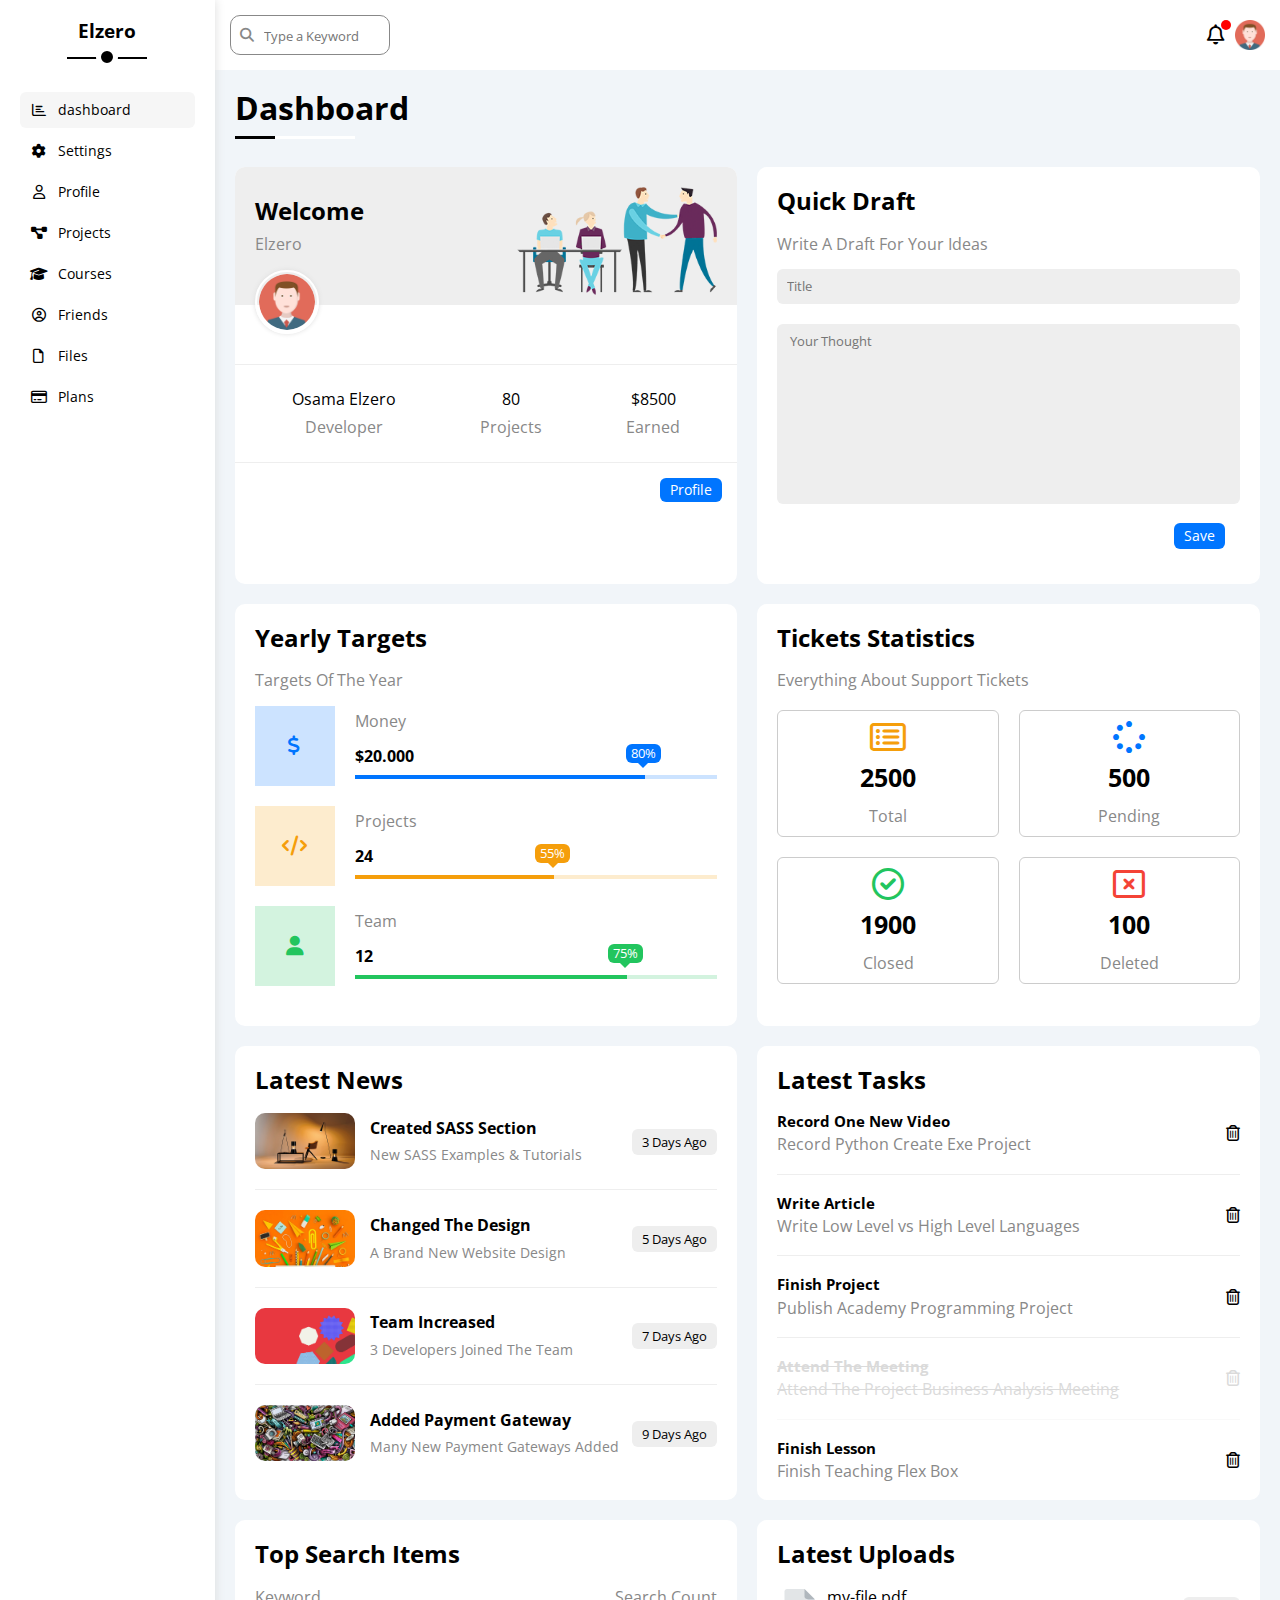
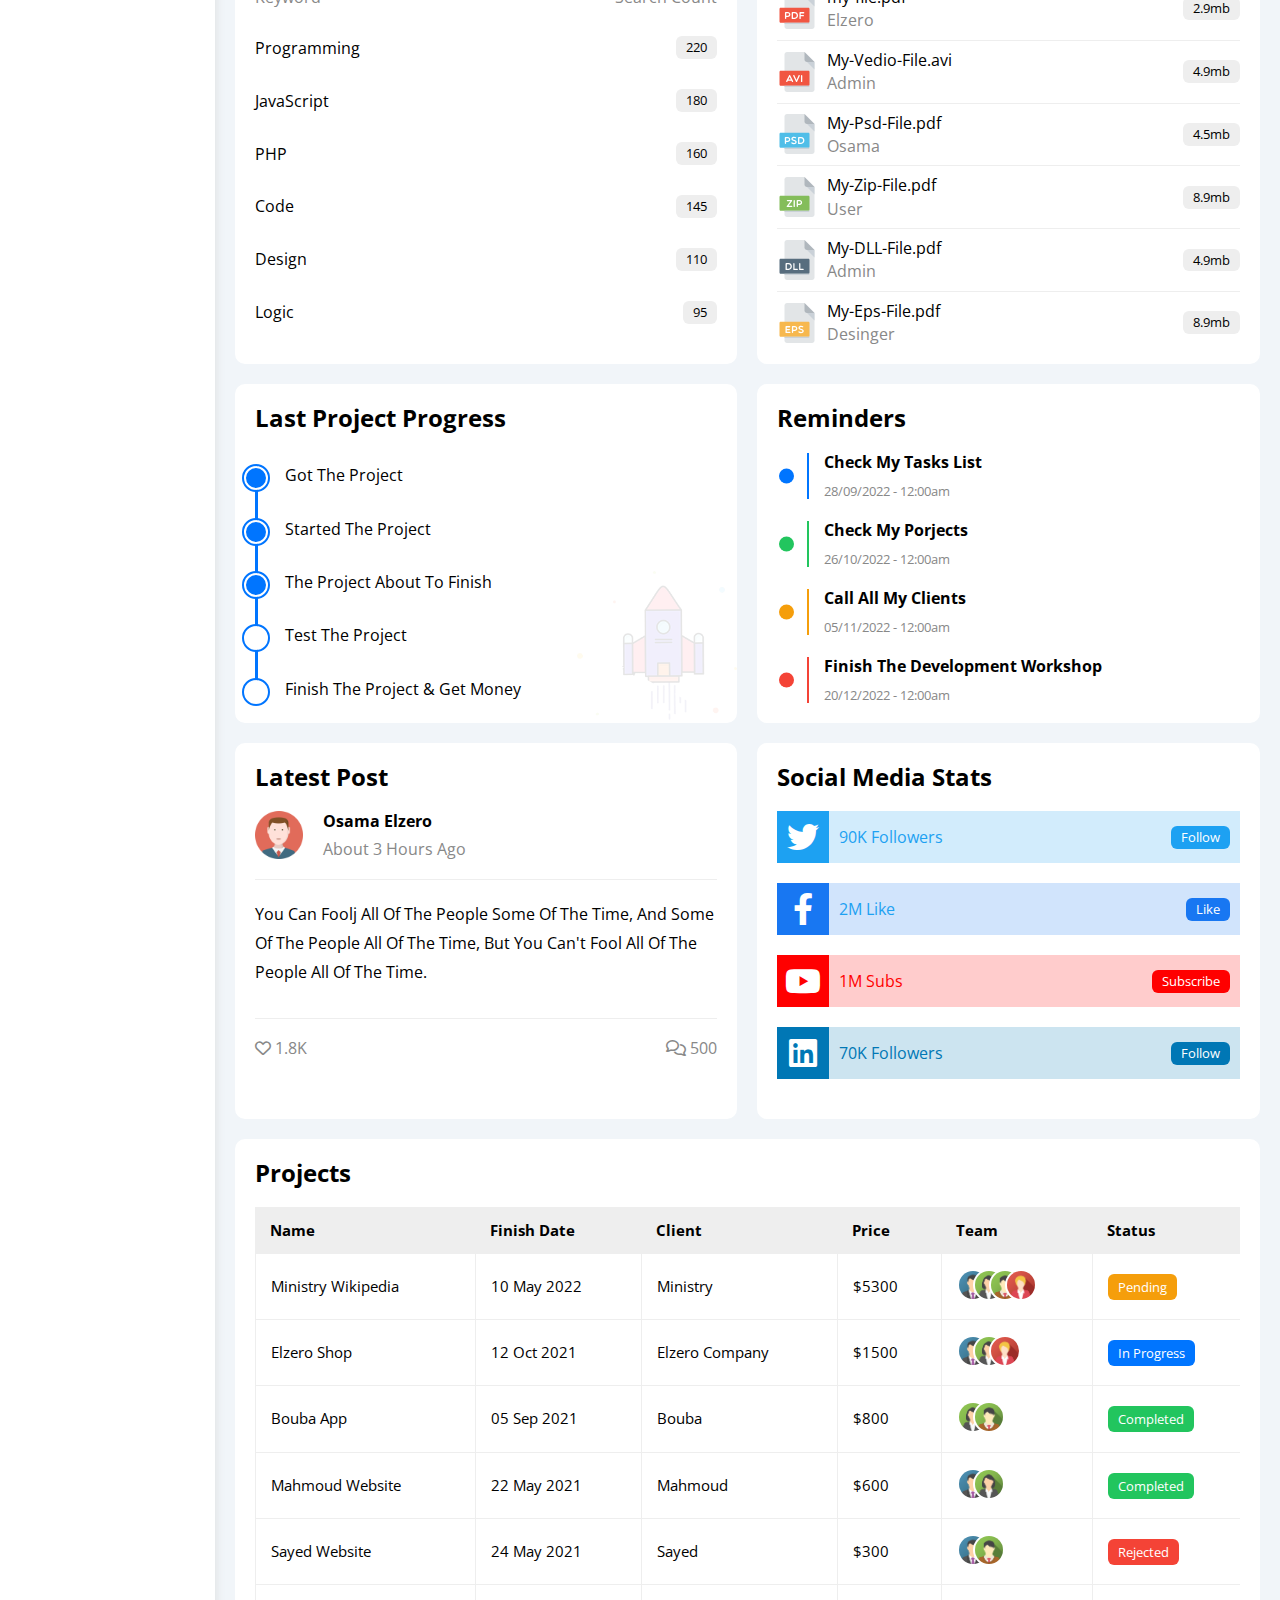
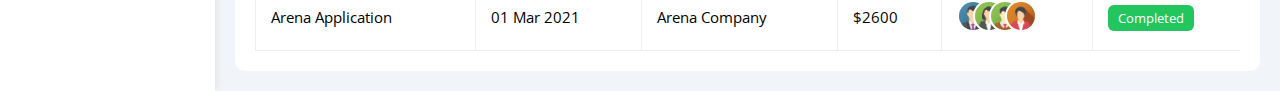
<file: index.html>
<!DOCTYPE html>
<html lang="en">
  <head>
    <meta charset="UTF-8" />
    <meta name="viewport" content="width=device-width, initial-scale=1.0" />
    <title>Dashboard</title>

    <!-- render elements normally -->
    <link rel="stylesheet" href="css/normalize.css" />
    <!-- font awesome -->
    <link rel="stylesheet" href="css/all.min.css" />

    <!-- main css -->
    <link rel="stylesheet" href="css/framework.css" />
    <link rel="stylesheet" href="css/dashboard.css" />
    <!-- google font  -->
    <link rel="preconnect" href="https://fonts.googleapis.com" />
    <link rel="preconnect" href="https://fonts.gstatic.com" crossorigin />
    <link
      href="https://fonts.googleapis.com/css2?family=Open+Sans:wght@300;500&display=swap"
      rel="stylesheet"
    />
  </head>
  <body>
    <div class="page d-flex">
        <div class="sidebar bg-white p-20 p-relative">
            <h3 class="p-relative mt-0 txt-c">Elzero</h3>
            <ul >
                <li>
                    <a class="active d-flex align-center c-black rad-6 p-10 fs-14" href="index.html">
                        <i class="fa-regular fa-chart-bar fa-fw"></i>
                        <span class="hide-mobile">dashboard</span>
                    </a>
                    

                </li>
                <li>
                    <a class="d-flex align-center c-black rad-6 p-10 fs-14" href="settings.html">
                        <i class="fa-solid fa-gear fa-fw"></i>
                        <span class="hide-mobile">Settings</span>
                    </a>
                 

                </li>
                <li>
                    <a class=" d-flex align-center c-black rad-6 p-10 fs-14" href="profile.html">
                        <i class="fa-regular fa-user fa-fw"></i>
                        <span class="hide-mobile"> Profile</span>
                    </a>
                    
                </li>
                <li>
                    <a class=" d-flex align-center c-black rad-6 p-10 fs-14" href="projects.html">
                        <i class="fa-solid fa-diagram-project fa-fw"></i>
                        <span class="hide-mobile">Projects</span>
   
                    </a>
                  
                </li>
               
                <li>
                    <a class="d-flex align-center c-black rad-6 p-10 fs-14" href="courses.html">
                        <i class="fa-solid fa-graduation-cap fa-fw"></i>
                        <span class="hide-mobile"> Courses</span>
                    </a>
                    

                </li>
                <li>
                    <a class=" d-flex align-center c-black rad-6 p-10 fs-14" href="friends.html">
                        <i class="fa-regular fa-circle-user fa-fw"></i>
                        <span class="hide-mobile">Friends</span>
                    </a>
                    

                </li>
                <li>
                    <a class=" d-flex align-center c-black rad-6 p-10 fs-14" href="files.html">
                        <i class="fa-regular fa-file fa-fw"></i>
                        <span class="hide-mobile">Files </span>
                    </a>
                    

                </li>
                <li>
                    <a class=" d-flex align-center c-black rad-6 p-10 fs-14" href="plans.html">
                        <i class="fa-regular fa-credit-card fa-fw"></i>
                        <span class="hide-mobile"> Plans</span>
                    </a>
                    

                </li>
                
            </ul>
        </div>
        <div class="content w-full">
            <!-- start head  -->
            <div class="head bg-white p-15 between-flex">
                <div class="search p-relative">
                    <input type="search" name="" placeholder="Type a Keyword" class="rad-10">
                </div>
                <div class="icon d-flex align-center">
                    <span class="notfigation p-relative">
                        <i class="fa-regular fa-bell fa-lg"></i>
                    </span>
                    <img  class="ml-10" src="image/avatar.png" alt="">
                </div>
                
            </div>
            <!-- end head  -->
            <h1 class="p-relative">Dashboard</h1>
            <div class="wrapper d-grid gap-20  ">
                <!-- start welcome  -->
                <div class="p-relative welcome bg-white rad-10  text-c-mobile ">
                    <div class="intro p-20 d-flex just-between    align-start bg-eee">
                        <div class="welc ">
                            <h2 class="mt-10">Welcome</h2>
                            <span class="c-gray">Elzero</span>
                        </div>
                        <img src="image/welcome.png" alt="" class="hide-mobile">
                    </div>
                    <img src="image/avatar.png" class="avatar rad-50 ">
                    <div class="body ">
                        <div class="container p-15 between-flex txt-c">
                            <div class="box">
                                <span>Osama Elzero</span>
                                <span class="c-gray">Developer</span>
                            </div>
                            
                            <div class="box">
                                <span>80</span>
                                <span class="c-gray">Projects</span>
                            </div>
                            <div class="box">
                                <span>$8500</span>
                                <span class="c-gray">Earned</span>
                            </div>
                        </div>
                        <a href="" class="visit d-block fs-14  bg-blue c-white w-fit btn-shape ">Profile</a>
                    </div>
                 
                </div>
                <!-- end welcome  -->
                <!-- start draft  -->
                <div class="draft bg-white p-20 rad-10">
                    <h2 class="mt-0 mb-20  ">Quick Draft</h2>
                    <p class="mt-10 c-gray">Write A Draft For Your Ideas</p>
                    <form>
                        <input type="text"  class="w-full p-10 b-none rad-6 bg-eee mb-20" placeholder="Title">
                        <textarea class="w-full p-10 b-none bg-eee rad-6"  placeholder=" Your Thought"></textarea>
                        <input type="submit" value="Save" class=" bg-blue c-white d-block fs-14 b-none w-fit btn-shape">
                    </form>
                </div>
                <!-- end draft  -->
                <!-- start yearly target -->
                <div class="target  bg-white p-20 rad-10">
                    <h2 class="mt-0 mb-20 ">Yearly Targets</h2>
                    <p class="mt-10 c-gray">Targets Of The Year</p>
                    
                    <div class="box d-flex align-center mb-20">
                        <i class="fa-solid fa-dollar-sign mr-20 fa-lg c-blue center-flex"></i>
                        <div class="details ">
                            <p class="c-gray mt-0 ">Money</p>
                            <span  class="bold d-block mb-10">$20.000</span>
                            <div class="process p-relative">
                                <span  class="bg-blue" style="width: 80%;">
                                    <span class="bg-blue">80%</span>
                                </span>
                               
                            </div>
                        </div>
                    </div>
                    <div class="box d-flex align-center mb-20">
                        <i class="fa-solid fa-code fa-lg mr-20 c-orange center-flex"></i>
                        <div class="details">
                            <p class="c-gray mt-0 ">Projects</p>
                            <span class="bold d-block mb-10">24</span>
                            <div class="process p-relative">
                                <span class="bg-orange" style="width: 55%;">  <span class="bg-orange">55%</span>
                            </span>
                              
                            </div>
                        </div>
                    </div>
                        
                    <div class="box d-flex align-center mb-20">
                        <i class="fa-solid fa-user fa-lg mr-20 c-green center-flex"></i>
                        <div class="details">
                            <p class="c-gray mt-0 ">Team</p>
                            <span  class="bold d-block mb-10">12</span>
                            <div class="process p-relative ">
                                <span   class="bg-green" style="width: 75%;">
                                    <span class="bg-green">75%</span></span>
                                
                            </div>
                        </div>
                    </div>
                       
                    
                </div>
                <!-- end yearly target -->
                <!-- start ticets -->
                <div class="ticets  bg-white p-20 rad-10">
                    <h2 class="mt-0  mb-20">Tickets Statistics</h2>
                    <p class="mt-10 c-gray">Everything About Support Tickets</p>
                        
                    <div class="info mt-20 d-flex gap-20 f-wrap  ">
                                <div class="box txt-c rad-6  ">
                                    <i class="fa-regular fa-rectangle-list fa-2x mb-10 c-orange mt-10"></i>
                                    <span class="bold  d-block">2500</span>
                                    <p class="c-gray  mb-10">Total</p>
                             </div>
                            <div class="box rad-6 txt-c ">
                                    <i class="fa-solid fa-spinner fa-2x mb-10 c-blue mt-10  "></i>
                                    <span class="bold  d-block">500</span>
                                    <p class="c-gray mb-10">Pending</p>
                            </div>
                    
                            <div class="box txt-c rad-6 ">
                                    <i class="fa-regular fa-circle-check fa-2x mb-10 c-green mt-10"></i>
                                    <span class="bold d-block">1900</span>
                                    <p class="c-gray  mb-10">Closed</p>
                            </div>
                            <div class="box txt-c rad-6 ">
                                    <i class="fa-regular fa-rectangle-xmark fa-2x mb-10 c-red mt-10" ></i>
                                    <span class="bold d-block">100</span>
                                    <p class="c-gray   mb-10">Deleted</p>
                            </div>
                    </div>


                </div>
                <!-- end ticets -->
                <!-- start news -->
                <div class="news bg-white p-20 rad-10 text-c-mobile">
                    <h2 class="mt-0  mb-20">Latest News</h2>
                    
                        <div class="box between-flex ">
                            <div class="left-side d-flex align-center">
                                <img  class="rad-10 " src="image/news-01.png" >
                                <div class="info">
                                    <h2 class="bold fs-16 mt-0 mb-10">Created SASS Section</h2>
                                    <p class="c-gray fs-14 ">New SASS Examples & Tutorials</p>
                                </div>
                                
                            </div>
                            <div class="right-side">
                                <span class="bg-eee  btn-shape fs-14">3 Days Ago</span>
                            </div>
                        </div>
                        <div class="box  between-flex ">
                            <div class="left-side  d-flex align-center">
                                <img  class="rad-10 " src="image/news-02.png" alt="">
                                <div class="info">
                                <h2 class="bold fs-16 mt-0 mb-10">Changed The Design</h2>
                                <p class="c-gray fs-14 ">A Brand New Website Design</p>
                                </div>
                            </div>
                            <div class="right-side">
                                <span class="bg-eee  btn-shape fs-14">5 Days Ago</span>
                            </div>
                        </div>
                        <div class="box  between-flex ">
                            <div class="left-side   d-flex align-center">
                                <img  class="rad-10 " src="image/news-03.png" alt="">
                                <div class="info">
                                <h2 class="bold fs-16 mt-0 mb-10">Team Increased</h2>
                                <p class="c-gray fs-14 ">3 Developers Joined The Team</p>
                                </div>
                            </div>
                            <div class="right-side">
                                <span class="bg-eee  btn-shape fs-14">7 Days Ago</span>
                            </div>
                        </div>
                        <div class="box  between-flex ">
                            <div class="left-side  d-flex align-center">
                                <img  class="rad-10 " src="image/news-04.png" alt="">
                                <div class="info">
                                <h2 class="bold fs-16 mt-0 mb-10">Added Payment Gateway</h2>
                                <p class="c-gray fs-14 ">Many New Payment Gateways Added</p>
                                </div>
                            </div>
                            <div class="right-side">
                                <span class="bg-eee  btn-shape fs-14">9 Days Ago</span>
                            </div>
                        </div>
                    
                </div>
                <!-- end news -->
                <!-- start tasks  -->
                <div class="tasks  bg-white p-20 rad-10">
                    <h2 class="mt-0  mb-20">Latest Tasks</h2>
                    <div class="box between-flex">
                        <div class="details">
                            <h2  class="bold mt-0 mb-5 fs-15">Record One New Video</h2>
                            <p class="c-gray m-0">Record Python Create Exe Project</p>
                        </div>
                        <i class="fa-regular fa-trash-can delete"></i>
                    </div>
                    <div class="box between-flex">
                        <div class="details">
                            <h2  class="bold mt-0 mb-5 fs-15">Write Article</h2>
                            <p class="c-gray m-0">Write Low Level vs High Level Languages</p>
                        </div>
                        <i class="fa-regular fa-trash-can delete"></i>
                    </div>
                    <div class="box between-flex">
                        <div class="details">
                            <h2  class="bold mt-0 mb-5 fs-15">Finish Project</h2>
                            <p class="c-gray m-0">Publish Academy Programming Project</p>
                        </div>
                        <i class="fa-regular fa-trash-can delete"></i>
                    </div>
                    <div class="box between-flex">
                        <div class="details">
                            <h2  class="bold mt-0 mb-5 fs-15 c-gray " style="text-decoration: line-through;">Attend The Meeting</h2>
                            <p class="c-gray m-0" style="text-decoration: line-through;">Attend The Project Business Analysis Meeting</p>
                        </div>
                        <i class="fa-regular fa-trash-can delete c-gray"></i>
                    </div>
                    <div class="box between-flex">
                        <div class="details">
                            <h2  class="bold mt-0 mb-5 fs-15">Finish Lesson</h2>
                            <p class="c-gray m-0">Finish Teaching Flex Box</p>
                        </div>
                        <i class="fa-regular fa-trash-can delete"></i>
                    </div>

                </div>
                <!-- end tasks  -->
                <!-- start search  -->
                <div class="top-search bg-white p-20 rad-10">
                    <h2 class="mt-0  mb-20">Top Search Items</h2>
                    <div class="box keyword between-flex ">
                        <span class="flex-1 c-gray">Keyword</span>
                        <span  class="c-gray">Search Count</span>
                    </div>
                    <div class="box between-flex ">
                        <div class="flex-1">Programming</div>
                        <span class="btn-shape bg-eee fs-13">220</span>
                    </div>
                    <div class="box between-flex ">
                        <div class="flex-1">JavaScript</div>
                        <span class="btn-shape bg-eee fs-13">180</span>
                    </div>
                    <div class="box between-flex ">
                        <div class="flex-1">PHP</div>
                        <span class="btn-shape bg-eee fs-13">160</span>
                    </div>
                    <div class="box between-flex ">
                        <div class="flex-1">Code</div>
                        <span class="btn-shape bg-eee fs-13">145</span>
                    </div>
                    <div class="box between-flex ">
                        <div class="flex-1">Design</div>
                        <span class="btn-shape bg-eee fs-13">110</span>
                    </div>
                    <div class="box between-flex ">
                        <div class="flex-1">Logic</div>
                        <span class="btn-shape bg-eee fs-13">95</span>
                    </div>
                </div>
                <!-- end search  -->
                <!-- start uploads -->
                <div class="uploads bg-white p-20 rad-10">
                    <h2 class="mt-0  mb-20">Latest Uploads</h2>
                    <div class="box between-flex mb-20">
                        <img src="image/pdf.svg" class="mr-10">
                        <div class="info flex-1">
                            <div class="mb-5">my-file.pdf</div>
                            <span class="c-gray">Elzero</span>
                        </div>
                        <span class="btn-shape bg-eee fs-13">2.9mb</span>
                    </div>
                    <div class="box between-flex mb-20">
                        <img src="image/avi.svg" class="mr-10">
                        <div class="info flex-1">
                            <div class="mb-5">My-Vedio-File.avi</div>
                            <span class="c-gray">Admin</span>
                        </div>
                        <span class="btn-shape bg-eee fs-13">4.9mb</span>
                    </div>
                    <div class="box between-flex mb-20">
                        <img src="image/psd.svg" class="mr-10">
                        <div class="info flex-1">
                            <div class="mb-5">My-Psd-File.pdf</div>
                            <span class="c-gray">Osama</span>
                        </div>
                        <span class="btn-shape bg-eee fs-13">4.5mb</span>
                    </div>
                    <div class="box between-flex mb-20">
                        <img src="image/zip.svg" class="mr-10">
                        <div class="info flex-1">
                            <div class="mb-5">My-Zip-File.pdf</div>
                            <span class="c-gray">User</span>
                        </div>
                        <span class="btn-shape bg-eee fs-13">8.9mb</span>
                    </div>
                    <div class="box between-flex mb-20">
                        <img src="image/dll.svg" class="mr-10">
                        <div class="info flex-1">
                            <div class="mb-5">My-DLL-File.pdf</div>
                            <span class="c-gray">Admin</span>
                        </div>
                        <span class="btn-shape bg-eee fs-13">4.9mb</span>
                    </div>
                    <div class="box between-flex">
                        <img src="image/eps.svg" class="mr-10">
                        <div class="info flex-1">
                            <div class="mb-5">My-Eps-File.pdf</div>
                            <span class="c-gray">Desinger</span>
                        </div>
                        <span class="btn-shape bg-eee fs-13">8.9mb</span>
                    </div>
                    
                </div>
                <!-- end uploads -->
                <!-- start porgress  -->
                <div class="progress p-relative bg-white p-20 rad-10">
                    <h2 class="mt-0  mb-20">Last Project Progress</h2>
                    <ul class="p-relative ">
                        <li class="done">Got The Project</li>
                        <li class="done">Started The Project</li>
                        <li class="done">The Project About To Finish</li>
                        <li>Test The Project</li>
                        <li>Finish The Project & Get Money</li>

                    </ul>
                    <img src="image/project.png" alt=" ">
                </div>
                <!-- end porgress  -->
                <!-- start reminders   -->
                <div class="reminders bg-white p-20 rad-10">
                    <h2 class="mt-0  mb-20">Reminders</h2>
                    <ul>
                        <li>
                            <h4 class="bold mb-10">Check My Tasks List</h4>
                            <span class=" c-gray fs-13"> 28/09/2022 - 12:00am</span>
                        </li>
                        <li>
                            <h4 class="bold mb-10">Check My Porjects</h4>
                            <span class=" c-gray fs-13"> 26/10/2022 - 12:00am</span>
                        </li>
                        <li>
                            <h4 class="bold mb-10">Call All My Clients</h4>
                            <span class=" c-gray fs-13"> 05/11/2022 - 12:00am</span>
                        </li>
                        <li>
                            <h4 class="bold mb-10">Finish The Development Workshop</h4>
                            <span class=" c-gray fs-13"> 20/12/2022 - 12:00am</span>
                        </li>
                        
                    </ul>
                </div>
                <!-- end reminders   -->
                <!-- start latest post  -->
                <div class="post bg-white p-20 rad-10">
                    <h2 class="mt-0  mb-20">Latest Post</h2>
                    <div class="head d-flex align-center">
                        <img src="image/avatar.png" alt="9OI4" class="mr-20">
                        <div class="INFO">
                            <span class="bold mt-0 mb-10 d-block" >Osama Elzero</span>
                            <span class="c-gray">About 3 Hours Ago</span>
                        </div>
                    </div>
                    <p class="text-c-mobile pt-20 pb-20 mt-20 mb-20">You Can Foolj All Of The People Some Of The Time, 
                        And Some Of The People All Of The Time, But You Can't Fool All Of the People All Of The Time.

                    </p>
                    <div class="icon c-gray between-flex">
                        <div class="liks">
                            <i class="fa-regular fa-heart"></i>
                            <span>1.8K</span>
                        </div>
                        <div class="comment">
                            <i class="fa-regular fa-comments"></i>
                            <span>500</span>
                        </div>
                    </div>
                </div>
                <!-- end latest post  -->
                <!-- start social media -->
                <div class="social bg-white p-20 rad-10">
                    <h2 class="mt-0  mb-20 ">Social Media Stats</h2>

                    <div class="box d-flex align-center mb-20">
                        <i class="fa-brands  p-10 fa-twitter fa-2x c-white h-full bg-blue center-flex"></i>
                        <div class="info p-10 between-flex flex-1 ">
                            <span class="">90K Followers</span>
                            <a href="#" class="btn-shape bg-blue c-white fs-13">Follow</a>
                        </div>
                    </div>

                    <div class="box d-flex align-center mb-20 ">
                        <i class="fa-brands fa-facebook-f fa-2x p-10  c-white bg-blue-alt h-full center-flex"></i>
                            <div class="info p-10 between-flex flex-1 ">
                                <span class="">2M Like</span>
                                <a href="#" class="btn-shape bg-blue-alt c-white fs-13">Like</a>
                            </div> 
                    </div>
                    
                    <div class="box d-flex align-center mb-20 ">
                        <i class="fa-brands fa-youtube fa-2x  p-10 c-white h-full bg-red center-flex"></i>
                        <div class="info p-10 between-flex flex-1 ">
                            <span class="">1M Subs</span>
                            <a href="#" class="btn-shape bg-red c-white fs-13">Subscribe</a>
                        </div>
                        
                    </div>

                    <div class="box d-flex align-center mb-20 ">
                        <i class="fa-brands fa-linkedin fa-2x p-10 c-white h-full bg-blue-alt center-flex"></i>
                        <div class="info p-10 between-flex flex-1 ">
                            <span class="">70K Followers</span>
                            <a href="#" class="btn-shape bg-blue-alt  c-white fs-13">Follow</a>
                        </div>
                    
                    </div>

                </div>
                <!-- end social media -->
                         

            </div>
            <div class="projects bg-white rad-10 m-20 p-20">
                <h2 class="mt-0 mb-20">Projects</h2>
                <div class="responsive-table">
                    <table class="fs-15 w-full">
                        <thead>
                            <tr>
                                <td>Name</td>
                                <td>Finish Date</td>
                                <td>Client</td>
                                <td>Price</td>
                                <td>Team</td>
                                <td>Status</td>
                            </tr>
                        </thead>
                        <tbody>

                                <tr>
                                    <td>Ministry Wikipedia</td>
                                    <td>10 May 2022</td>
                                    <td>Ministry</td>
                                    <td>$5300</td>
                                    <td>
                                        <img src="image/team-01.png" alt="">
                                        <img src="image/team-02.png" alt="">
                                        <img src="image/team-03.png" alt="">
                                        <img src="image/team-05.png" alt="">
                                    </td>
                                    <td>
                                        <span class="bg-orange c-white btn-shape fs-13">Pending</span>
                                    </td>
                                </tr>

                                <tr>
                                    <td>Elzero Shop</td>
                                    <td>12 Oct 2021</td>
                                    <td>Elzero Company</td>
                                    <td>$1500</td>
                                    <td>
                                        <img src="image/team-01.png" alt="">
                                        <img src="image/team-02.png" alt="">
                                        <img src="image/team-05.png" alt="">
                                    </td>
                                    <td>
                                        <span class="bg-blue c-white btn-shape fs-13">In Progress</span>
                                    </td>
                                </tr>

                                <tr>
                                    <td>Bouba App</td>
                                    <td>05 Sep 2021</td>
                                    <td>Bouba</td>
                                    <td>$800</td>
                                    <td>
                                    
                                        <img src="image/team-02.png" alt="">
                                        <img src="image/team-03.png" alt="">
                                    
                                    </td>
                                    <td>
                                        <span class="bg-green c-white btn-shape fs-13">Completed</span>
                                    </td>
                                </tr>

                                <tr>
                                    <td>Mahmoud Website</td>
                                    <td>22 May 2021</td>
                                    <td>Mahmoud</td>
                                    <td>$600</td>
                                    <td>
                                        <img src="image/team-01.png" alt="">
                                        <img src="image/team-02.png" alt="">
                                        
                                    </td>
                                    <td>
                                        <span class="bg-green c-white btn-shape fs-13">Completed</span>
                                    </td>
                                </tr>

                                <tr>
                                    <td>Sayed Website</td>
                                    <td>24 May 2021</td>
                                    <td>Sayed</td>
                                    <td>$300</td>
                                    <td>
                                        <img src="image/team-01.png" alt="">
                                        
                                        <img src="image/team-03.png" alt="">
                                        
                                    </td>
                                    <td>
                                        <span class="bg-red c-white btn-shape fs-13">Rejected</span>
                                    </td>
                                </tr>

                                <tr>
                                    <td>Arena Application</td>
                                    <td>01 Mar 2021</td>
                                    <td>Arena Company</td>
                                    <td>$2600</td>
                                    <td>
                                        <img src="image/team-01.png" alt="">
                                        <img src="image/team-02.png" alt="">
                                        <img src="image/team-03.png" alt="">
                                        <img src="image/team-04.png" alt="">
                                    </td>
                                    <td>
                                        <span class="bg-green c-white btn-shape fs-13">Completed</span>
                                    </td>
                                </tr>
                            
                        </tbody>
                    </table>
                </div>

            </div>
        </div>
    </div>
  </body>
</html>
</file>
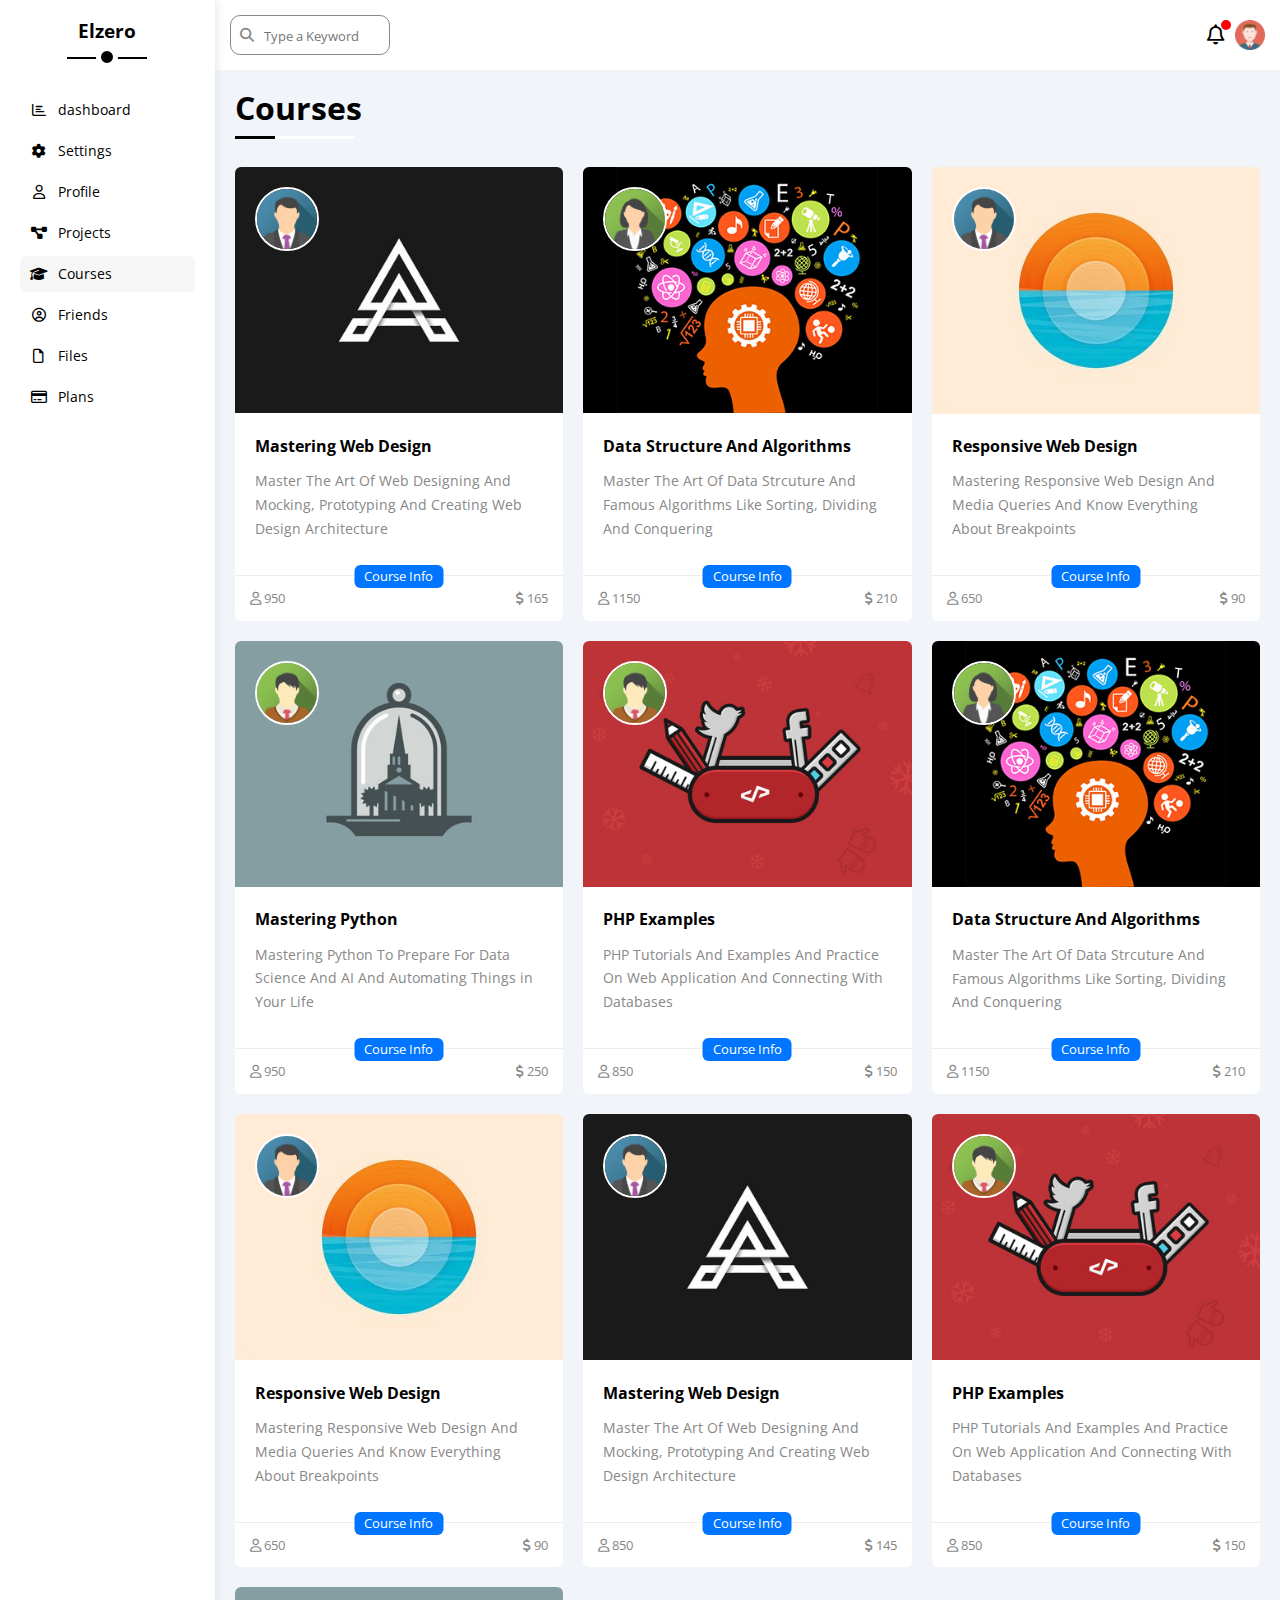
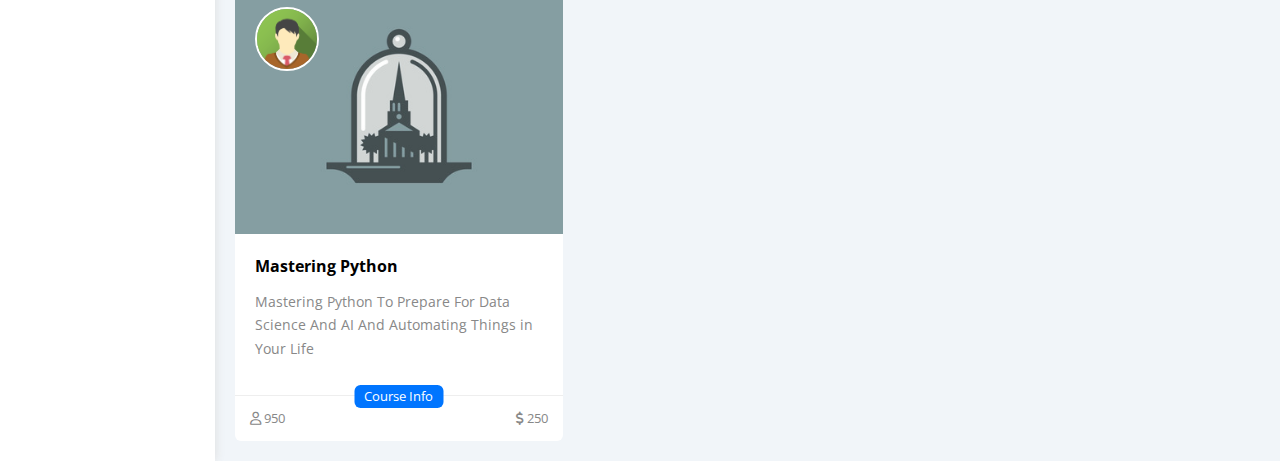
<file: courses.html>
<!DOCTYPE html>
<html lang="en">
  <head>
    <meta charset="UTF-8" />
    <meta name="viewport" content="width=device-width, initial-scale=1.0" />
    <title>Courses</title>

    <!-- render elements normally -->
    <link rel="stylesheet" href="css/normalize.css" />
    <!-- font awesome -->
    <link rel="stylesheet" href="css/all.min.css" />

    <!-- main css -->
    <link rel="stylesheet" href="css/framework.css" />
    <link rel="stylesheet" href="css/dashboard.css" />
    <!-- google font  -->
    <link rel="preconnect" href="https://fonts.googleapis.com" />
    <link rel="preconnect" href="https://fonts.gstatic.com" crossorigin />
    <link
      href="https://fonts.googleapis.com/css2?family=Open+Sans:wght@300;500&display=swap"
      rel="stylesheet"
    />
  </head>
  <body>
    <div class="page d-flex">
        <div class="sidebar bg-white p-20 p-relative">
            <h3 class="p-relative mt-0 txt-c">Elzero</h3>
            <ul >
                <li>
                    <a class=" d-flex align-center c-black rad-6 p-10 fs-14" href="index.html">
                        <i class="fa-regular fa-chart-bar fa-fw"></i>
                        <span class="hide-mobile">dashboard</span>
                    </a>
                    

                </li>
                <li>
                    <a class=" d-flex align-center c-black rad-6 p-10 fs-14" href="settings.html">
                        <i class="fa-solid fa-gear fa-fw"></i>
                        <span class="hide-mobile">Settings</span>
                    </a>
                 

                </li>
                <li>
                    <a class=" d-flex align-center c-black rad-6 p-10 fs-14" href="profile.html">
                        <i class="fa-regular fa-user fa-fw"></i>
                        <span class="hide-mobile"> Profile</span>
                    </a>
                    
                </li>
                <li>
                    <a class="d-flex align-center c-black rad-6 p-10 fs-14" href="projects.html">
                        <i class="fa-solid fa-diagram-project fa-fw"></i>
                        <span class="hide-mobile">Projects</span>
   
                    </a>
                  
                </li>
               
                <li>
                    <a class=" active  d-flex align-center c-black rad-6 p-10 fs-14" href="courses.html">
                        <i class="fa-solid fa-graduation-cap fa-fw"></i>
                        <span class="hide-mobile"> Courses</span>
                    </a>
                    

                </li>
                <li>
                    <a class=" d-flex align-center c-black rad-6 p-10 fs-14" href="friends.html">
                        <i class="fa-regular fa-circle-user fa-fw"></i>
                        <span class="hide-mobile">Friends</span>
                    </a>
                    

                </li>
                <li>
                    <a class=" d-flex align-center c-black rad-6 p-10 fs-14" href="files.html">
                        <i class="fa-regular fa-file fa-fw"></i>
                        <span class="hide-mobile">Files </span>
                    </a>
                    

                </li>
                <li>
                    <a class=" d-flex align-center c-black rad-6 p-10 fs-14" href="plans.html">
                        <i class="fa-regular fa-credit-card fa-fw"></i>
                        <span class="hide-mobile"> Plans</span>
                    </a>
                    

                </li>
                
            </ul>
        </div>
        <div class="content w-full">
            <!-- start head  -->
            <div class="head bg-white p-15 between-flex">
                <div class="search p-relative">
                    <input type="search" name="" placeholder="Type a Keyword" class="rad-10">
                </div>
                <div class="icon d-flex align-center">
                    <span class="notfigation p-relative">
                        <i class="fa-regular fa-bell fa-lg"></i>
                    </span>
                    <img  class="ml-10" src="image/avatar.png" alt="">
                </div>
                
            </div>
            <!-- end head  -->
            <h1 class="p-relative">Courses</h1>

            <div class="Courses-page  d-grid gap-20 m-20">
                <!-- start box -->
                <div class="box bg-white  rad-6 p-relative">
                    <img src="image/team-01.png" alt="">
                    
                    <img class=" cover" src="image/course-01.jpg" alt="">
                   
                    <div class="text p-20 p-relative">
                        <h4 class=" m-0 ">Mastering Web Design</h4>
                        <p class="c-gray fs-14">Master The Art Of Web Designing And Mocking, Prototyping And Creating Web Design Architecture</p>

                        <span class="bg-blue c-white btn-shape fs-13">Course Info</span>
                    </div>
                    <div class="info  p-15">
                        
                        <div class="between-flex c-gray fs-13">
                            <span>
                                <i class="fa-regular fa-user"></i>
                                950
                            </span>
                            <span>
                                    <i class="fa-solid fa-dollar-sign"></i>
                                    165
                            </span>
                        </div>
                    </div>
                </div>

                <div class="box bg-white  rad-6 p-relative">
                    <img src="image/team-02.png" alt="">
                    
                    <img class=" cover" src="image/course-02.jpg" alt="">
                   
                    <div class="text p-20 p-relative">
                        <h4 class=" m-0 ">Data Structure And Algorithms</h4>
                        <p class="c-gray fs-14">Master The Art Of Data Strcuture And Famous Algorithms Like Sorting, Dividing And Conquering</p>

                        <span class="bg-blue c-white btn-shape fs-13">Course Info</span>
                    </div>
                    <div class="info  p-15">
                        
                        <div class="between-flex c-gray fs-13">
                            <span>
                                <i class="fa-regular fa-user"></i>
                                1150
                            </span>
                            <span>
                                    <i class="fa-solid fa-dollar-sign"></i>
                                    210
                            </span>
                        </div>
                    </div>
                </div>

                <div class="box bg-white  rad-6 p-relative">
                    <img src="image/team-01.png" alt="">
                    
                    <img class=" cover" src="image/course-03.jpg" alt="">
                   
                    <div class="text p-20 p-relative">
                        <h4 class=" m-0 ">Responsive Web Design</h4>
                        <p class="c-gray fs-14">Mastering Responsive Web Design And Media Queries And Know Everything About Breakpoints</p>

                        <span class="bg-blue c-white btn-shape fs-13">Course Info</span>
                    </div>
                    <div class="info  p-15">
                        
                        <div class="between-flex c-gray fs-13">
                            <span>
                                <i class="fa-regular fa-user"></i>
                                650
                            </span>
                            <span>
                                    <i class="fa-solid fa-dollar-sign"></i>
                                    90
                            </span>
                        </div>
                    </div>
                </div>
                <div class="box bg-white  rad-6 p-relative">
                    <img src="image/team-03.png" alt="">
                    
                    <img class=" cover" src="image/course-04.jpg" alt="">
                   
                    <div class="text p-20 p-relative">
                        <h4 class=" m-0 ">Mastering Python</h4>
                        <p class="c-gray fs-14">Mastering Python To Prepare For Data Science And AI And Automating Things in Your Life</p>

                        <span class="bg-blue c-white btn-shape fs-13">Course Info</span>
                    </div>
                    <div class="info  p-15">
                        
                        <div class="between-flex c-gray fs-13">
                            <span>
                                <i class="fa-regular fa-user"></i>
                                950
                            </span>
                            <span>
                                    <i class="fa-solid fa-dollar-sign"></i>
                                    250
                            </span>
                        </div>
                    </div>
                </div>
                <div class="box bg-white  rad-6 p-relative">
                    <img src="image/team-03.png" alt="">
                    
                    <img class=" cover" src="image/course-05.jpg" alt="">
                   
                    <div class="text p-20 p-relative">
                        <h4 class=" m-0 ">PHP Examples</h4>
                        <p class="c-gray fs-14">PHP Tutorials And Examples And Practice On Web Application And Connecting With Databases</p>

                        <span class="bg-blue c-white btn-shape fs-13">Course Info</span>
                    </div>
                    <div class="info  p-15">
                        
                        <div class="between-flex c-gray fs-13">
                            <span>
                                <i class="fa-regular fa-user"></i>
                                850
                            </span>
                            <span>
                                    <i class="fa-solid fa-dollar-sign"></i>
                                    150
                            </span>
                        </div>
                    </div>
                </div>

              

                <div class="box bg-white  rad-6 p-relative">
                    <img src="image/team-02.png" alt="">
                    
                    <img class=" cover" src="image/course-02.jpg" alt="">
                   
                    <div class="text p-20 p-relative">
                        <h4 class=" m-0 ">Data Structure And Algorithms</h4>
                        <p class="c-gray fs-14">Master The Art Of Data Strcuture And Famous Algorithms Like Sorting, Dividing And Conquering</p>

                        <span class="bg-blue c-white btn-shape fs-13">Course Info</span>
                    </div>
                    <div class="info  p-15">
                        
                        <div class="between-flex c-gray fs-13">
                            <span>
                                <i class="fa-regular fa-user"></i>
                                1150
                            </span>
                            <span>
                                    <i class="fa-solid fa-dollar-sign"></i>
                                    210
                            </span>
                        </div>
                    </div>
                </div>

                <div class="box bg-white  rad-6 p-relative">
                    <img src="image/team-01.png" alt="">
                    
                    <img class=" cover" src="image/course-03.jpg" alt="">
                   
                    <div class="text p-20 p-relative">
                        <h4 class=" m-0 ">Responsive Web Design</h4>
                        <p class="c-gray fs-14">Mastering Responsive Web Design And Media Queries And Know Everything About Breakpoints</p>

                        <span class="bg-blue c-white btn-shape fs-13">Course Info</span>
                    </div>
                    <div class="info  p-15">
                        
                        <div class="between-flex c-gray fs-13">
                            <span>
                                <i class="fa-regular fa-user"></i>
                                650
                            </span>
                            <span>
                                    <i class="fa-solid fa-dollar-sign"></i>
                                    90
                            </span>
                        </div>
                    </div>
                </div>
                <div class="box bg-white  rad-6 p-relative">
                    <img src="image/team-01.png" alt="">
                    
                    <img class=" cover" src="image/course-01.jpg" alt="">
                   
                    <div class="text p-20 p-relative">
                        <h4 class=" m-0 ">Mastering Web Design</h4>
                        <p class="c-gray fs-14">Master The Art Of Web Designing And Mocking, Prototyping And Creating Web Design Architecture</p>

                        <span class="bg-blue c-white btn-shape fs-13">Course Info</span>
                    </div>
                    <div class="info  p-15">
                        
                        <div class="between-flex c-gray fs-13">
                            <span>
                                <i class="fa-regular fa-user"></i>
                                850
                            </span>
                            <span>
                                    <i class="fa-solid fa-dollar-sign"></i>
                                    145
                            </span>
                        </div>
                    </div>
                </div>

              
                <div class="box bg-white  rad-6 p-relative">
                    <img src="image/team-03.png" alt="">
                    
                    <img class=" cover" src="image/course-05.jpg" alt="">
                   
                    <div class="text p-20 p-relative">
                        <h4 class=" m-0 ">PHP Examples</h4>
                        <p class="c-gray fs-14">PHP Tutorials And Examples And Practice On Web Application And Connecting With Databases</p>

                        <span class="bg-blue c-white btn-shape fs-13">Course Info</span>
                    </div>
                    <div class="info  p-15">
                        
                        <div class="between-flex c-gray fs-13">
                            <span>
                                <i class="fa-regular fa-user"></i>
                                850
                            </span>
                            <span>
                                    <i class="fa-solid fa-dollar-sign"></i>
                                    150
                            </span>
                        </div>
                    </div>
                </div>
                
                <div class="box bg-white  rad-6 p-relative">
                    <img src="image/team-03.png" alt="">
                    
                    <img class=" cover" src="image/course-04.jpg" alt="">
                   
                    <div class="text p-20 p-relative">
                        <h4 class=" m-0 ">Mastering Python</h4>
                        <p class="c-gray fs-14">Mastering Python To Prepare For Data Science And AI And Automating Things in Your Life</p>

                        <span class="bg-blue c-white btn-shape fs-13">Course Info</span>
                    </div>
                    <div class="info  p-15">
                        
                        <div class="between-flex c-gray fs-13">
                            <span>
                                <i class="fa-regular fa-user"></i>
                                950
                            </span>
                            <span>
                                    <i class="fa-solid fa-dollar-sign"></i>
                                    250
                            </span>
                        </div>
                    </div>
                </div>

                <!-- end box -->
               
               
            </div>
            
        </div>
    </div>
  </body>
</html>
</file>
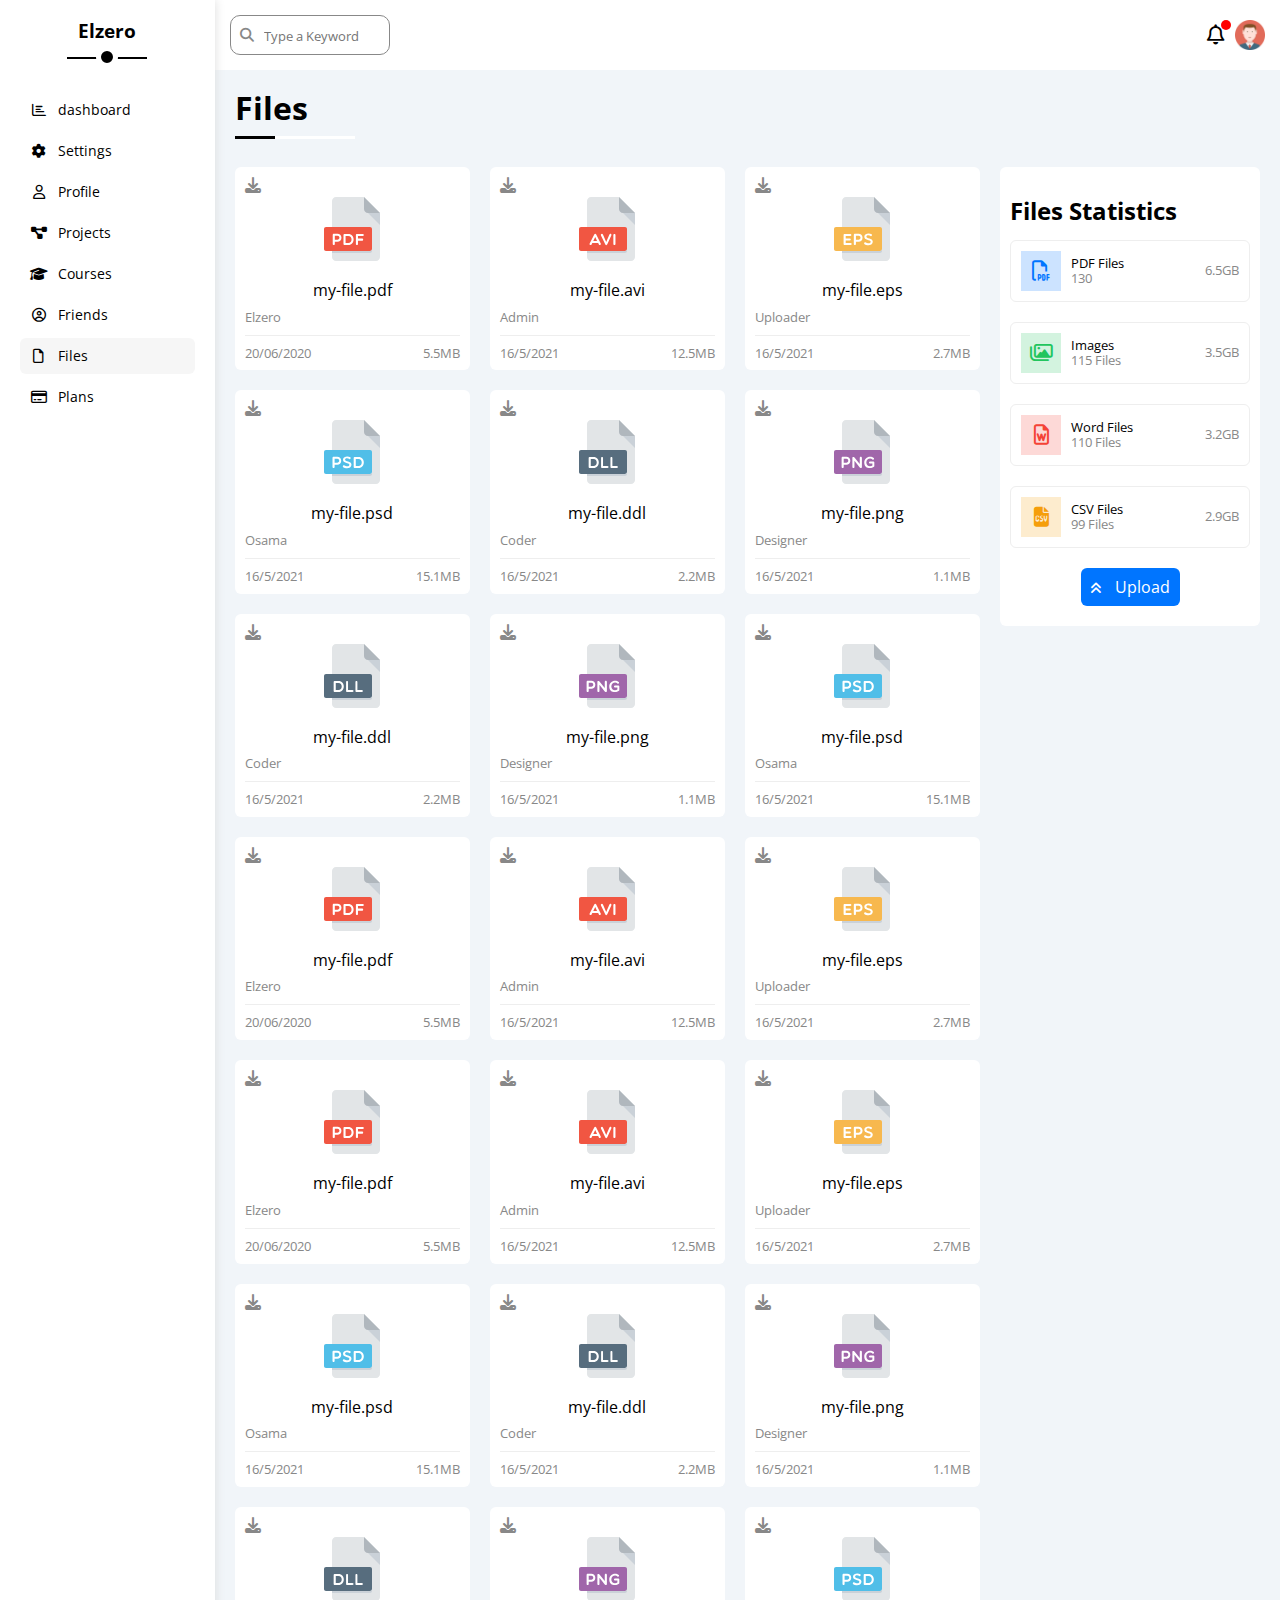
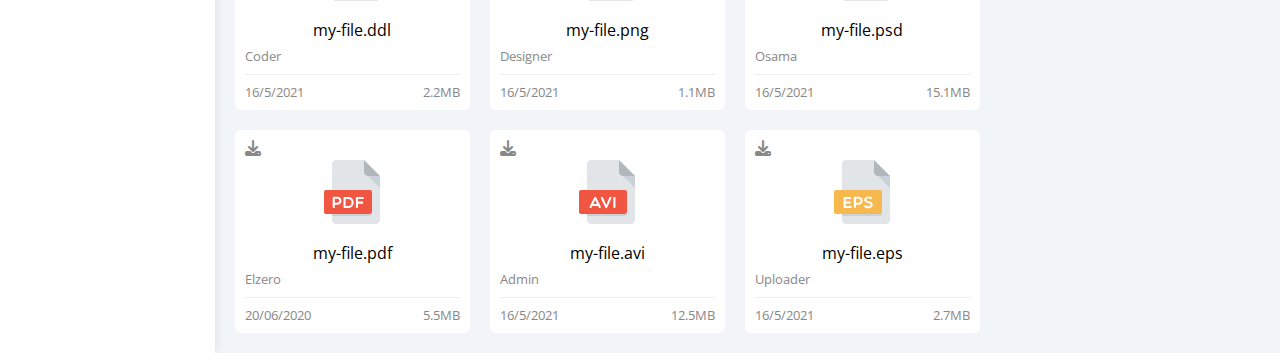
<file: files.html>
<!DOCTYPE html>
<html lang="en">
  <head>
    <meta charset="UTF-8" />
    <meta name="viewport" content="width=device-width, initial-scale=1.0" />
    <title>Files</title>

    <!-- render elements normally -->
    <link rel="stylesheet" href="css/normalize.css" />
    <!-- font awesome -->
    <link rel="stylesheet" href="css/all.min.css" />

    <!-- main css -->
    <link rel="stylesheet" href="css/framework.css" />
    <link rel="stylesheet" href="css/dashboard.css" />
    <!-- google font  -->
    <link rel="preconnect" href="https://fonts.googleapis.com" />
    <link rel="preconnect" href="https://fonts.gstatic.com" crossorigin />
    <link
      href="https://fonts.googleapis.com/css2?family=Open+Sans:wght@300;500&display=swap"
      rel="stylesheet"
    />
  </head>
  <body>
    <div class="page d-flex">
        <div class="sidebar bg-white p-20 p-relative">
            <h3 class="p-relative mt-0 txt-c">Elzero</h3>
            <ul >
                <li>
                    <a class=" d-flex align-center c-black rad-6 p-10 fs-14" href="index.html">
                        <i class="fa-regular fa-chart-bar fa-fw"></i>
                        <span class="hide-mobile">dashboard</span>
                    </a>
                    

                </li>
                <li>
                    <a class=" d-flex align-center c-black rad-6 p-10 fs-14" href="settings.html">
                        <i class="fa-solid fa-gear fa-fw"></i>
                        <span class="hide-mobile">Settings</span>
                    </a>
                 

                </li>
                <li>
                    <a class=" d-flex align-center c-black rad-6 p-10 fs-14" href="profile.html">
                        <i class="fa-regular fa-user fa-fw"></i>
                        <span class="hide-mobile"> Profile</span>
                    </a>
                    
                </li>
                <li>
                    <a class="d-flex align-center c-black rad-6 p-10 fs-14" href="projects.html">
                        <i class="fa-solid fa-diagram-project fa-fw"></i>
                        <span class="hide-mobile">Projects</span>
   
                    </a>
                  
                </li>
               
                <li>
                    <a class="  d-flex align-center c-black rad-6 p-10 fs-14" href="courses.html">
                        <i class="fa-solid fa-graduation-cap fa-fw"></i>
                        <span class="hide-mobile"> Courses</span>
                    </a>
                    

                </li>
                <li>
                    <a class=" d-flex align-center c-black rad-6 p-10 fs-14" href="friends.html">
                        <i class="fa-regular fa-circle-user fa-fw"></i>
                        <span class="hide-mobile">Friends</span>
                    </a>
                    

                </li>
                <li>
                    <a class=" active d-flex align-center c-black rad-6 p-10 fs-14" href="files.html">
                        <i class="fa-regular fa-file fa-fw"></i>
                        <span class="hide-mobile">Files </span>
                    </a>
                    

                </li>
                <li>
                    <a class=" d-flex align-center c-black rad-6 p-10 fs-14" href="plans.html">
                        <i class="fa-regular fa-credit-card fa-fw"></i>
                        <span class="hide-mobile"> Plans</span>
                    </a>
                    

                </li>
                
            </ul>
        </div>
        <div class="content w-full">
            <!-- start head  -->
            <div class="head bg-white p-15 between-flex">
                <div class="search p-relative">
                    <input type="search" name="" placeholder="Type a Keyword" class="rad-10">
                </div>
                <div class="icon d-flex align-center">
                    <span class="notfigation p-relative">
                        <i class="fa-regular fa-bell fa-lg"></i>
                    </span>
                    <img  class="ml-10" src="image/avatar.png" alt="">
                </div>
                
            </div>
            <!-- end head  -->
            <h1 class="p-relative">Files</h1>

            <div class="files-page  m-20 d-flex align-start gap-20">
                <div class="stat bg-white  rad-6 p-10 w-full-mobile">
                    <h2 class=" text-c-mobile mb-15">Files Statistics</h2>
                    <div class="box border-eee between-flex p-10 rad-6 mb-20" >
                        <i class="fa-regular fa-file-pdf fa-lg blue center-flex c-blue icon"></i>
                        <div class="info flex-1 ml-10 fs-13 ">
                            <span class="d-block">PDF Files</span>
                            <span class="c-gray">130</span>
                        </div>
                        <span class="c-gray fs-13">6.5GB</span>


                    </div>
                    <div class="box border-eee between-flex p-10 rad-6 mb-20" >
                        <i class="fa-regular fa-images fa-lg green center-flex c-green icon"></i>
                        <div class="info flex-1 ml-10 fs-13 ">
                            <span class="d-block">Images</span>
                            <span class="c-gray">115 Files</span>
                        </div>
                        <span class="c-gray fs-13">3.5GB</span>


                    </div>
                    <div class="box border-eee between-flex p-10 rad-6 mb-20" >
                        <i class="fa-regular fa-file-word fa-lg red center-flex c-red icon"></i>
                        <div class="info flex-1 ml-10 fs-13 ">
                            <span class="d-block">Word Files</span>
                            <span class="c-gray">110 Files</span>
                        </div>
                        <span class="c-gray fs-13">3.2GB</span>


                    </div>
                    <div class="box border-eee between-flex p-10 rad-6 mb-20" >
                        <i class="fa-solid fa-file-csv fa-lg orange center-flex c-orange icon"></i>
                        <div class="info flex-1 ml-10 fs-13 ">
                            <span class="d-block">CSV Files</span>
                            <span class="c-gray">99 Files</span>
                        </div>
                        <span class="c-gray fs-13">2.9GB</span>


                    </div>
                    <a href="#" class=" p-10 rad-6 bg-blue c-white w-fit "> 
                        <i class="fa-solid fa-angles-up mr-10 fs-13"></i>
                        Upload
                    </a>
                </div>


                <div class="mini-files w-full  d-grid gap-20">

                    <div class="box  bg-white  rad-6 p-relative p-10">
                        <i class="fa-solid fa-download c-gray p-absolute"></i>
                        <img src="image/pdf.svg" class="">
                        <span class="txt-c mb-10 d-block">my-file.pdf</span>
                        <span class="c-gray fs-13 d-block mb-10">Elzero</span>
                        <div class="c-gray fs-13 between-flex">
                            <span>20/06/2020</span>
                            <span>5.5MB</span>
                        </div>
                    </div>

                    <div class="box  bg-white  rad-6 p-relative p-10">
                        <i class="fa-solid fa-download c-gray p-absolute"></i>
                        <img src="image/avi.svg" class="">
                        <span class="txt-c mb-10 d-block">my-file.avi</span>
                        <span class="c-gray fs-13 d-block mb-10">Admin</span>
                        <div class="c-gray fs-13 between-flex">
                            <span>16/5/2021</span>
                            <span>12.5MB</span>
                        </div>
                    </div>
                    <div class="box  bg-white  rad-6 p-relative p-10">
                        <i class="fa-solid fa-download c-gray p-absolute"></i>
                        <img src="image/eps.svg" class="">
                        <span class="txt-c mb-10 d-block">my-file.eps</span>
                        <span class="c-gray fs-13 d-block mb-10">Uploader</span>
                        <div class="c-gray fs-13 between-flex">
                            <span>16/5/2021</span>
                            <span>2.7MB</span>
                        </div>
                    </div>

                    <div class="box  bg-white  rad-6 p-relative p-10">
                        <i class="fa-solid fa-download c-gray p-absolute"></i>
                        <img src="image/psd.svg" class="">
                        <span class="txt-c mb-10 d-block">my-file.psd</span>
                        <span class="c-gray fs-13 d-block mb-10">Osama</span>
                        <div class="c-gray fs-13 between-flex">
                            <span>16/5/2021</span>
                            <span>15.1MB</span>
                        </div>
                    </div>
                    <div class="box  bg-white  rad-6 p-relative p-10">
                        <i class="fa-solid fa-download c-gray p-absolute"></i>
                        <img src="image/dll.svg" class="">
                        <span class="txt-c mb-10 d-block">my-file.ddl</span>
                        <span class="c-gray fs-13 d-block mb-10">Coder</span>
                        <div class="c-gray fs-13 between-flex">
                            <span>16/5/2021</span>
                            <span>2.2MB</span>
                        </div>
                    </div>

                    <div class="box  bg-white  rad-6 p-relative p-10">
                        <i class="fa-solid fa-download c-gray p-absolute"></i>
                        <img src="image/png.svg" class="">
                        <span class="txt-c mb-10 d-block">my-file.png</span>
                        <span class="c-gray fs-13 d-block mb-10">Designer</span>
                        <div class="c-gray fs-13 between-flex">
                            <span>16/5/2021</span>
                            <span>1.1MB</span>
                        </div>
                    </div>
                    <div class="box  bg-white  rad-6 p-relative p-10">
                        <i class="fa-solid fa-download c-gray p-absolute"></i>
                        <img src="image/dll.svg" class="">
                        <span class="txt-c mb-10 d-block">my-file.ddl</span>
                        <span class="c-gray fs-13 d-block mb-10">Coder</span>
                        <div class="c-gray fs-13 between-flex">
                            <span>16/5/2021</span>
                            <span>2.2MB</span>
                        </div>
                    </div>

                    <div class="box  bg-white  rad-6 p-relative p-10">
                        <i class="fa-solid fa-download c-gray p-absolute"></i>
                        <img src="image/png.svg" class="">
                        <span class="txt-c mb-10 d-block">my-file.png</span>
                        <span class="c-gray fs-13 d-block mb-10">Designer</span>
                        <div class="c-gray fs-13 between-flex">
                            <span>16/5/2021</span>
                            <span>1.1MB</span>
                        </div>
                    </div>
                    <div class="box  bg-white  rad-6 p-relative p-10">
                        <i class="fa-solid fa-download c-gray p-absolute"></i>
                        <img src="image/psd.svg" class="">
                        <span class="txt-c mb-10 d-block">my-file.psd</span>
                        <span class="c-gray fs-13 d-block mb-10">Osama</span>
                        <div class="c-gray fs-13 between-flex">
                            <span>16/5/2021</span>
                            <span>15.1MB</span>
                        </div>
                    </div>
                    <div class="box  bg-white  rad-6 p-relative p-10">
                        <i class="fa-solid fa-download c-gray p-absolute"></i>
                        <img src="image/pdf.svg" class="">
                        <span class="txt-c mb-10 d-block">my-file.pdf</span>
                        <span class="c-gray fs-13 d-block mb-10">Elzero</span>
                        <div class="c-gray fs-13 between-flex">
                            <span>20/06/2020</span>
                            <span>5.5MB</span>
                        </div>
                    </div>

                    <div class="box  bg-white  rad-6 p-relative p-10">
                        <i class="fa-solid fa-download c-gray p-absolute"></i>
                        <img src="image/avi.svg" class="">
                        <span class="txt-c mb-10 d-block">my-file.avi</span>
                        <span class="c-gray fs-13 d-block mb-10">Admin</span>
                        <div class="c-gray fs-13 between-flex">
                            <span>16/5/2021</span>
                            <span>12.5MB</span>
                        </div>
                    </div>
                    <div class="box  bg-white  rad-6 p-relative p-10">
                        <i class="fa-solid fa-download c-gray p-absolute"></i>
                        <img src="image/eps.svg" class="">
                        <span class="txt-c mb-10 d-block">my-file.eps</span>
                        <span class="c-gray fs-13 d-block mb-10">Uploader</span>
                        <div class="c-gray fs-13 between-flex">
                            <span>16/5/2021</span>
                            <span>2.7MB</span>
                        </div>
                    </div>
                    <div class="box  bg-white  rad-6 p-relative p-10">
                        <i class="fa-solid fa-download c-gray p-absolute"></i>
                        <img src="image/pdf.svg" class="">
                        <span class="txt-c mb-10 d-block">my-file.pdf</span>
                        <span class="c-gray fs-13 d-block mb-10">Elzero</span>
                        <div class="c-gray fs-13 between-flex">
                            <span>20/06/2020</span>
                            <span>5.5MB</span>
                        </div>
                    </div>

                    <div class="box  bg-white  rad-6 p-relative p-10">
                        <i class="fa-solid fa-download c-gray p-absolute"></i>
                        <img src="image/avi.svg" class="">
                        <span class="txt-c mb-10 d-block">my-file.avi</span>
                        <span class="c-gray fs-13 d-block mb-10">Admin</span>
                        <div class="c-gray fs-13 between-flex">
                            <span>16/5/2021</span>
                            <span>12.5MB</span>
                        </div>
                    </div>
                    <div class="box  bg-white  rad-6 p-relative p-10">
                        <i class="fa-solid fa-download c-gray p-absolute"></i>
                        <img src="image/eps.svg" class="">
                        <span class="txt-c mb-10 d-block">my-file.eps</span>
                        <span class="c-gray fs-13 d-block mb-10">Uploader</span>
                        <div class="c-gray fs-13 between-flex">
                            <span>16/5/2021</span>
                            <span>2.7MB</span>
                        </div>
                    </div>
                    <div class="box  bg-white  rad-6 p-relative p-10">
                        <i class="fa-solid fa-download c-gray p-absolute"></i>
                        <img src="image/psd.svg" class="">
                        <span class="txt-c mb-10 d-block">my-file.psd</span>
                        <span class="c-gray fs-13 d-block mb-10">Osama</span>
                        <div class="c-gray fs-13 between-flex">
                            <span>16/5/2021</span>
                            <span>15.1MB</span>
                        </div>
                    </div>
                    <div class="box  bg-white  rad-6 p-relative p-10">
                        <i class="fa-solid fa-download c-gray p-absolute"></i>
                        <img src="image/dll.svg" class="">
                        <span class="txt-c mb-10 d-block">my-file.ddl</span>
                        <span class="c-gray fs-13 d-block mb-10">Coder</span>
                        <div class="c-gray fs-13 between-flex">
                            <span>16/5/2021</span>
                            <span>2.2MB</span>
                        </div>
                    </div>

                    <div class="box  bg-white  rad-6 p-relative p-10">
                        <i class="fa-solid fa-download c-gray p-absolute"></i>
                        <img src="image/png.svg" class="">
                        <span class="txt-c mb-10 d-block">my-file.png</span>
                        <span class="c-gray fs-13 d-block mb-10">Designer</span>
                        <div class="c-gray fs-13 between-flex">
                            <span>16/5/2021</span>
                            <span>1.1MB</span>
                        </div>
                    </div>
                    <div class="box  bg-white  rad-6 p-relative p-10">
                        <i class="fa-solid fa-download c-gray p-absolute"></i>
                        <img src="image/dll.svg" class="">
                        <span class="txt-c mb-10 d-block">my-file.ddl</span>
                        <span class="c-gray fs-13 d-block mb-10">Coder</span>
                        <div class="c-gray fs-13 between-flex">
                            <span>16/5/2021</span>
                            <span>2.2MB</span>
                        </div>
                    </div>

                    <div class="box  bg-white  rad-6 p-relative p-10">
                        <i class="fa-solid fa-download c-gray p-absolute"></i>
                        <img src="image/png.svg" class="">
                        <span class="txt-c mb-10 d-block">my-file.png</span>
                        <span class="c-gray fs-13 d-block mb-10">Designer</span>
                        <div class="c-gray fs-13 between-flex">
                            <span>16/5/2021</span>
                            <span>1.1MB</span>
                        </div>
                    </div>
                    <div class="box  bg-white  rad-6 p-relative p-10">
                        <i class="fa-solid fa-download c-gray p-absolute"></i>
                        <img src="image/psd.svg" class="">
                        <span class="txt-c mb-10 d-block">my-file.psd</span>
                        <span class="c-gray fs-13 d-block mb-10">Osama</span>
                        <div class="c-gray fs-13 between-flex">
                            <span>16/5/2021</span>
                            <span>15.1MB</span>
                        </div>
                    </div>
                    <div class="box  bg-white  rad-6 p-relative p-10">
                        <i class="fa-solid fa-download c-gray p-absolute"></i>
                        <img src="image/pdf.svg" class="">
                        <span class="txt-c mb-10 d-block">my-file.pdf</span>
                        <span class="c-gray fs-13 d-block mb-10">Elzero</span>
                        <div class="c-gray fs-13 between-flex">
                            <span>20/06/2020</span>
                            <span>5.5MB</span>
                        </div>
                    </div>

                    <div class="box  bg-white  rad-6 p-relative p-10">
                        <i class="fa-solid fa-download c-gray p-absolute"></i>
                        <img src="image/avi.svg" class="">
                        <span class="txt-c mb-10 d-block">my-file.avi</span>
                        <span class="c-gray fs-13 d-block mb-10">Admin</span>
                        <div class="c-gray fs-13 between-flex">
                            <span>16/5/2021</span>
                            <span>12.5MB</span>
                        </div>
                    </div>
                    <div class="box  bg-white  rad-6 p-relative p-10">
                        <i class="fa-solid fa-download c-gray p-absolute"></i>
                        <img src="image/eps.svg" class="">
                        <span class="txt-c mb-10 d-block">my-file.eps</span>
                        <span class="c-gray fs-13 d-block mb-10">Uploader</span>
                        <div class="c-gray fs-13 between-flex">
                            <span>16/5/2021</span>
                            <span>2.7MB</span>
                        </div>
                    </div>
                  
                    



                    
                    

                </div>
     
               
               
            </div>
            
        </div>
    </div>
  </body>
</html>
</file>
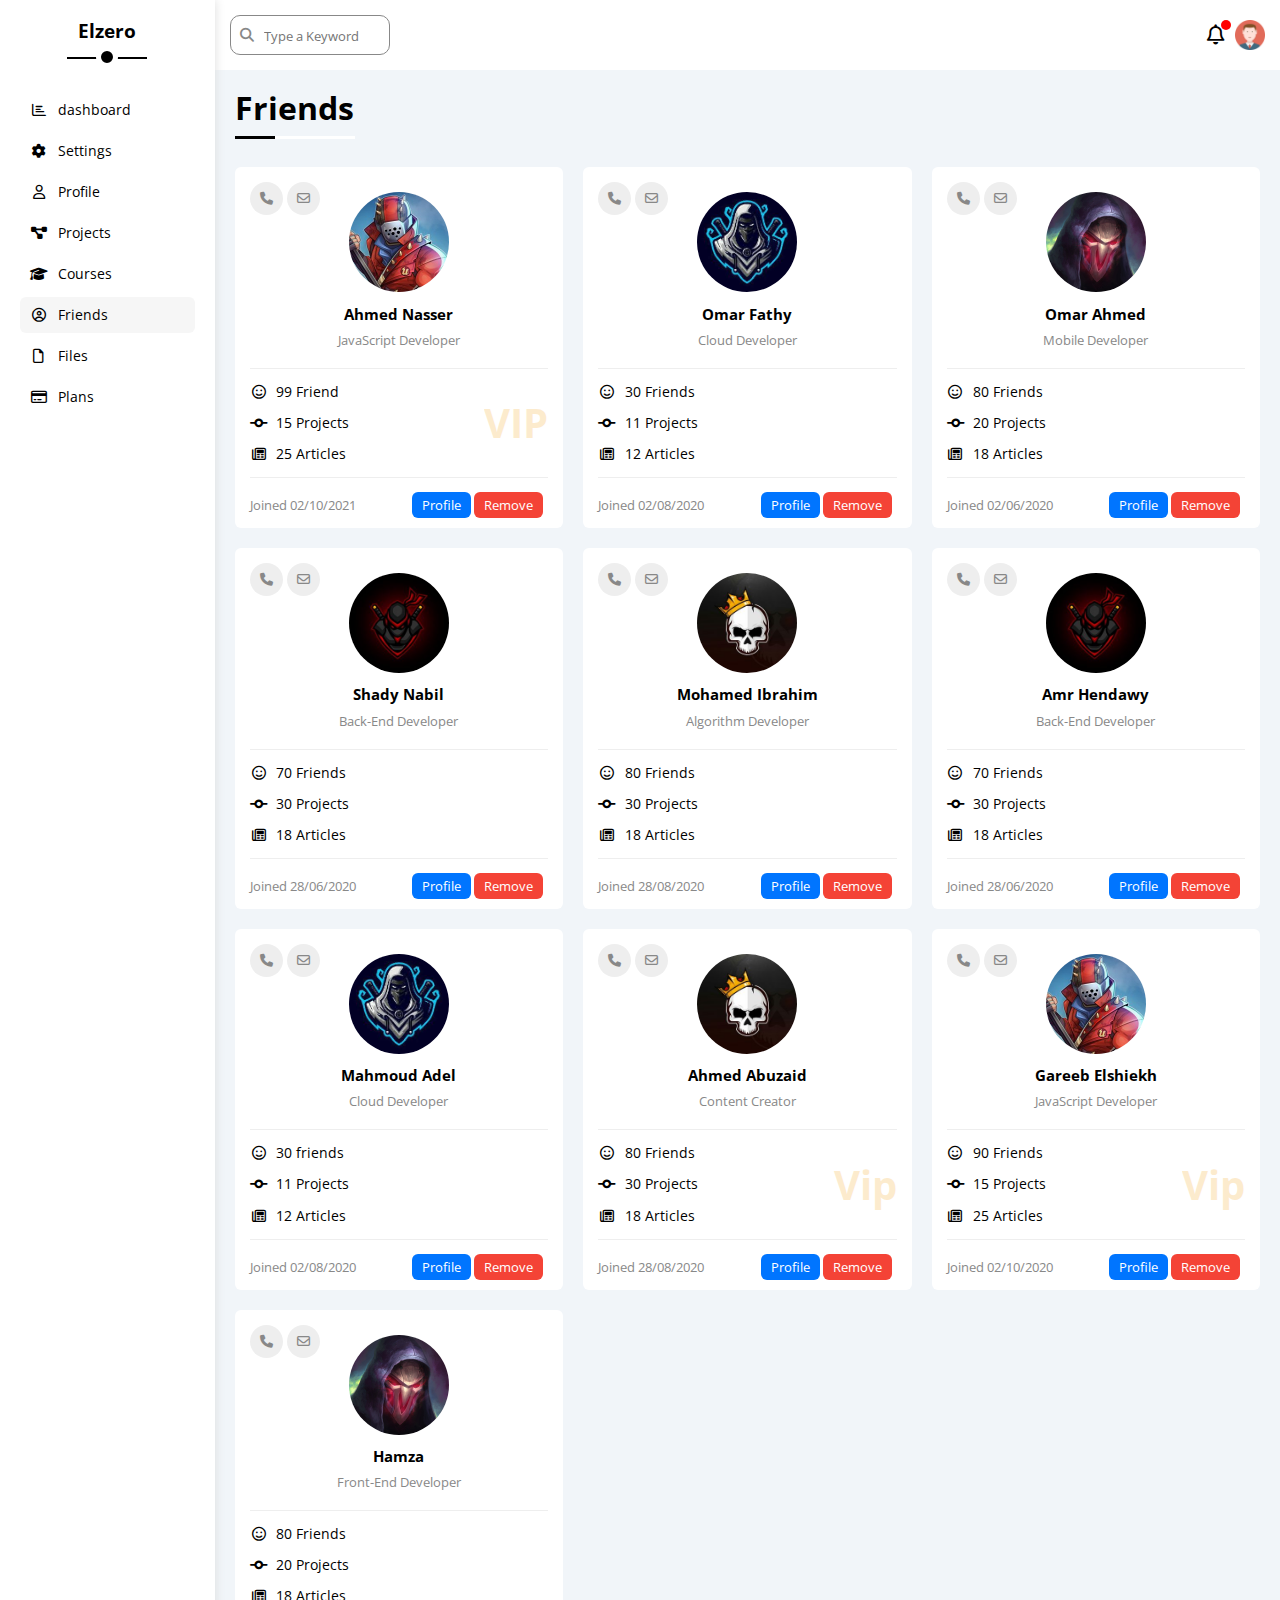
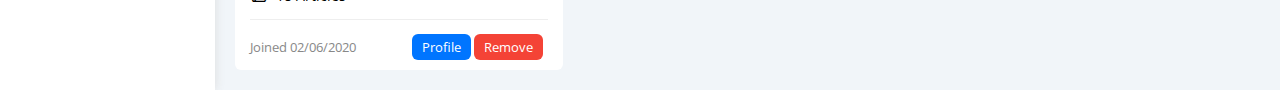
<file: friends.html>
<!DOCTYPE html>
<html lang="en">
  <head>
    <meta charset="UTF-8" />
    <meta name="viewport" content="width=device-width, initial-scale=1.0" />
    <title>Friends</title>

    <!-- render elements normally -->
    <link rel="stylesheet" href="css/normalize.css" />
    <!-- font awesome -->
    <link rel="stylesheet" href="css/all.min.css" />

    <!-- main css -->
    <link rel="stylesheet" href="css/framework.css" />
    <link rel="stylesheet" href="css/dashboard.css" />
    <!-- google font  -->
    <link rel="preconnect" href="https://fonts.googleapis.com" />
    <link rel="preconnect" href="https://fonts.gstatic.com" crossorigin />
    <link
      href="https://fonts.googleapis.com/css2?family=Open+Sans:wght@300;500&display=swap"
      rel="stylesheet"
    />
  </head>
  <body>
    <div class="page d-flex">
        <div class="sidebar bg-white p-20 p-relative">
            <h3 class="p-relative mt-0 txt-c">Elzero</h3>
            <ul >
                <li>
                    <a class=" d-flex align-center c-black rad-6 p-10 fs-14" href="index.html">
                        <i class="fa-regular fa-chart-bar fa-fw"></i>
                        <span class="hide-mobile">dashboard</span>
                    </a>
                    

                </li>
                <li>
                    <a class=" d-flex align-center c-black rad-6 p-10 fs-14" href="settings.html">
                        <i class="fa-solid fa-gear fa-fw"></i>
                        <span class="hide-mobile">Settings</span>
                    </a>
                 

                </li>
                <li>
                    <a class=" d-flex align-center c-black rad-6 p-10 fs-14" href="profile.html">
                        <i class="fa-regular fa-user fa-fw"></i>
                        <span class="hide-mobile"> Profile</span>
                    </a>
                    
                </li>
                <li>
                    <a class="d-flex align-center c-black rad-6 p-10 fs-14" href="projects.html">
                        <i class="fa-solid fa-diagram-project fa-fw"></i>
                        <span class="hide-mobile">Projects</span>
   
                    </a>
                  
                </li>
               
                <li>
                    <a class=" d-flex align-center c-black rad-6 p-10 fs-14" href="courses.html">
                        <i class="fa-solid fa-graduation-cap fa-fw"></i>
                        <span class="hide-mobile"> Courses</span>
                    </a>
                    

                </li>
                <li>
                    <a class="  active  d-flex align-center c-black rad-6 p-10 fs-14" href="friends.html">
                        <i class="fa-regular fa-circle-user fa-fw"></i>
                        <span class="hide-mobile">Friends</span>
                    </a>
                    

                </li>
                <li>
                    <a class=" d-flex align-center c-black rad-6 p-10 fs-14" href="files.html">
                        <i class="fa-regular fa-file fa-fw"></i>
                        <span class="hide-mobile">Files </span>
                    </a>
                    

                </li>
                <li>
                    <a class=" d-flex align-center c-black rad-6 p-10 fs-14" href="plans.html">
                        <i class="fa-regular fa-credit-card fa-fw"></i>
                        <span class="hide-mobile"> Plans</span>
                    </a>
                    

                </li>
                
            </ul>
        </div>
        <div class="content w-full">
            <!-- start head  -->
            <div class="head bg-white p-15 between-flex">
                <div class="search p-relative">
                    <input type="search" name="" placeholder="Type a Keyword" class="rad-10">
                </div>
                <div class="icon d-flex align-center">
                    <span class="notfigation p-relative">
                        <i class="fa-regular fa-bell fa-lg"></i>
                    </span>
                    <img  class="ml-10" src="image/avatar.png" alt="">
                </div>
                
            </div>
            <!-- end head  -->
            <h1 class="p-relative">Friends</h1>

            <div class="friends-page Courses-page  d-grid gap-20 m-20">
                <!-- Courses-page هنا بستخمه كا فريم ورك  عشان استخدم grid -->
                <!-- start box -->
                <div class="box  bg-white  rad-6 p-relative p-15">
                    <div class="contact">
                        <i class="fa-solid fa-phone  fs-13"></i>
                        <i class="fa-regular fa-envelope fs-13"></i>
                    </div>
                    <div class="users  txt-c ">
                        <img src="image/friend-01.jpg" alt="">
                        <span class="fs-15 d-block bold">Ahmed Nasser</span>
                        <span class="c-gray d-block fs-13 mt-10 mb-20">JavaScript Developer</span>
                    </div>
                    <div class="info p-relative fs-14">
                        <ul>
                            <li>
                                <i class="fa-regular fa-face-smile fa-fw mr-5"></i>
                                <span>99 Friend</span>
                            </li>
                            <li>
                                <i class="fa-solid fa-code-commit fa-fw mr-5"></i>
                                <span>15 Projects</span>
                            </li>
                            <li>
                                <i class="fa-regular fa-newspaper fa-fw mr-5"></i>
                                <span>25 Articles</span>
                            </li>
                        </ul>
                        <span class="c-orange">VIP</span>
                    </div>
                    <div class="footer-box between-flex   fs-13 ">
                        <span class="c-gray">Joined 02/10/2021</span>
                        <div>
                            <a href="#" class="bg-blue c-white btn-shape ">Profile</a>
                            <a href="#" class="bg-red c-white btn-shape mr-5">Remove</a>
                        </div>
                    </div>
                </div>

                <div class="box  bg-white  rad-6 p-relative p-15">
                    <div class="contact">
                        <i class="fa-solid fa-phone  fs-13"></i>
                        <i class="fa-regular fa-envelope fs-13"></i>
                    </div>
                    <div class="users  txt-c ">
                        <img src="image/friend-02.jpg" alt="">
                        <span class="fs-15 d-block bold">Omar Fathy</span>
                        <span class="c-gray d-block fs-13 mt-10 mb-20">Cloud Developer</span>
                    </div>
                    <div class="info p-relative fs-14">
                        <ul>
                            <li>
                                <i class="fa-regular fa-face-smile fa-fw mr-5"></i>
                                <span> 30 Friends</span>
                            </li>
                            <li>
                                <i class="fa-solid fa-code-commit fa-fw mr-5"></i>
                                <span>11 Projects</span>
                            </li>
                            <li>
                                <i class="fa-regular fa-newspaper fa-fw mr-5"></i>
                                <span>12 Articles</span>
                            </li>
                        </ul>
                        
                    </div>
                    <div class="footer-box between-flex   fs-13 ">
                        <span class="c-gray">Joined 02/08/2020</span>
                        <div>
                            <a href="#" class="bg-blue c-white btn-shape ">Profile</a>
                            <a href="#" class="bg-red c-white btn-shape mr-5">Remove</a>
                        </div>
                    </div>
                </div>

                <div class="box  bg-white  rad-6 p-relative p-15">
                    <div class="contact">
                        <i class="fa-solid fa-phone  fs-13"></i>
                        <i class="fa-regular fa-envelope fs-13"></i>
                    </div>
                    <div class="users  txt-c ">
                        <img src="image/friend-03.jpg" alt="">
                        <span class="fs-15 d-block bold">Omar Ahmed</span>
                        <span class="c-gray d-block fs-13 mt-10 mb-20">Mobile Developer</span>
                    </div>
                    <div class="info p-relative fs-14">
                        <ul>
                            <li>
                                <i class="fa-regular fa-face-smile fa-fw mr-5"></i>
                                <span> 80 Friends</span>
                            </li>
                            <li>
                                <i class="fa-solid fa-code-commit fa-fw mr-5"></i>
                                <span>20 Projects</span>
                            </li>
                            <li>
                                <i class="fa-regular fa-newspaper fa-fw mr-5"></i>
                                <span>18 Articles</span>
                            </li>
                        </ul>
                        
                    </div>
                    <div class="footer-box between-flex   fs-13 ">
                        <span class="c-gray">Joined 02/06/2020</span>
                        <div>
                            <a href="#" class="bg-blue c-white btn-shape ">Profile</a>
                            <a href="#" class="bg-red c-white btn-shape mr-5">Remove</a>
                        </div>
                    </div>
                </div>

                <div class="box  bg-white  rad-6 p-relative p-15">
                    <div class="contact">
                        <i class="fa-solid fa-phone  fs-13"></i>
                        <i class="fa-regular fa-envelope fs-13"></i>
                    </div>
                    <div class="users  txt-c ">
                        <img src="image/friend-04.jpg" alt="">
                        <span class="fs-15 d-block bold">Shady Nabil</span>
                        <span class="c-gray d-block fs-13 mt-10 mb-20">Back-End Developer</span>
                    </div>
                    <div class="info p-relative fs-14">
                        <ul>
                            <li>
                                <i class="fa-regular fa-face-smile fa-fw mr-5"></i>
                                <span> 70 Friends</span>
                            </li>
                            <li>
                                <i class="fa-solid fa-code-commit fa-fw mr-5"></i>
                                <span>30 Projects</span>
                            </li>
                            <li>
                                <i class="fa-regular fa-newspaper fa-fw mr-5"></i>
                                <span>18 Articles</span>
                            </li>
                        </ul>
                       
                    </div>
                    <div class="footer-box between-flex   fs-13 ">
                        <span class="c-gray">Joined 28/06/2020</span>
                        <div>
                            <a href="#" class="bg-blue c-white btn-shape ">Profile</a>
                            <a href="#" class="bg-red c-white btn-shape mr-5">Remove</a>
                        </div>
                    </div>
                </div>

                <div class="box  bg-white  rad-6 p-relative p-15">
                    <div class="contact">
                        <i class="fa-solid fa-phone  fs-13"></i>
                        <i class="fa-regular fa-envelope fs-13"></i>
                    </div>
                    <div class="users  txt-c ">
                        <img src="image/friend-05.jpg" alt="">
                        <span class="fs-15 d-block bold">Mohamed Ibrahim</span>
                        <span class="c-gray d-block fs-13 mt-10 mb-20">Algorithm Developer</span>
                    </div>
                    <div class="info p-relative fs-14">
                        <ul>
                            <li>
                                <i class="fa-regular fa-face-smile fa-fw mr-5"></i>
                                <span>80 Friends</span>
                            </li>
                            <li>
                                <i class="fa-solid fa-code-commit fa-fw mr-5"></i>
                                <span>30 Projects</span>
                            </li>
                            <li>
                                <i class="fa-regular fa-newspaper fa-fw mr-5"></i>
                                <span>18 Articles</span>
                            </li>
                        </ul>
                        
                    </div>
                    <div class="footer-box between-flex   fs-13 ">
                        <span class="c-gray">Joined 28/08/2020</span>
                        <div>
                            <a href="#" class="bg-blue c-white btn-shape ">Profile</a>
                            <a href="#" class="bg-red c-white btn-shape mr-5">Remove</a>
                        </div>
                    </div>
                </div>

                <div class="box  bg-white  rad-6 p-relative p-15">
                    <div class="contact">
                        <i class="fa-solid fa-phone  fs-13"></i>
                        <i class="fa-regular fa-envelope fs-13"></i>
                    </div>
                    <div class="users  txt-c ">
                        <img src="image/friend-04.jpg" alt="">
                        <span class="fs-15 d-block bold">Amr Hendawy</span>
                        <span class="c-gray d-block fs-13 mt-10 mb-20">Back-End Developer</span>
                    </div>
                    <div class="info p-relative fs-14">
                        <ul>
                            <li>
                                <i class="fa-regular fa-face-smile fa-fw mr-5"></i>
                                <span> 70 Friends</span>
                            </li>
                            <li>
                                <i class="fa-solid fa-code-commit fa-fw mr-5"></i>
                                <span>30 Projects</span>
                            </li>
                            <li>
                                <i class="fa-regular fa-newspaper fa-fw mr-5"></i>
                                <span>18 Articles</span>
                            </li>
                        </ul>
                        
                    </div>
                    <div class="footer-box between-flex   fs-13 ">
                        <span class="c-gray">Joined 28/06/2020</span>
                        <div>
                            <a href="#" class="bg-blue c-white btn-shape ">Profile</a>
                            <a href="#" class="bg-red c-white btn-shape mr-5">Remove</a>
                        </div>
                    </div>
                </div>

                <div class="box  bg-white  rad-6 p-relative p-15">
                    <div class="contact">
                        <i class="fa-solid fa-phone  fs-13"></i>
                        <i class="fa-regular fa-envelope fs-13"></i>
                    </div>
                    <div class="users  txt-c ">
                        <img src="image/friend-02.jpg" alt="">
                        <span class="fs-15 d-block bold">Mahmoud Adel</span>
                        <span class="c-gray d-block fs-13 mt-10 mb-20">Cloud Developer</span>
                    </div>
                    <div class="info p-relative fs-14">
                        <ul>
                            <li>
                                <i class="fa-regular fa-face-smile fa-fw mr-5"></i>
                                <span>30 friends</span>
                            </li>
                            <li>
                                <i class="fa-solid fa-code-commit fa-fw mr-5"></i>
                                <span>11 Projects</span>
                            </li>
                            <li>
                                <i class="fa-regular fa-newspaper fa-fw mr-5"></i>
                                <span>12 Articles</span>
                            </li>
                        </ul>
                        
                    </div>
                    <div class="footer-box between-flex   fs-13 ">
                        <span class="c-gray">Joined 02/08/2020</span>
                        <div>
                            <a href="#" class="bg-blue c-white btn-shape ">Profile</a>
                            <a href="#" class="bg-red c-white btn-shape mr-5">Remove</a>
                        </div>
                    </div>
                </div>

                <div class="box  bg-white  rad-6 p-relative p-15">
                    <div class="contact">
                        <i class="fa-solid fa-phone  fs-13"></i>
                        <i class="fa-regular fa-envelope fs-13"></i>
                    </div>
                    <div class="users  txt-c ">
                        <img src="image/friend-05.jpg" alt="">
                        <span class="fs-15 d-block bold">Ahmed Abuzaid</span>
                        <span class="c-gray d-block fs-13 mt-10 mb-20">Content Creator</span>
                    </div>
                    <div class="info p-relative fs-14">
                        <ul>
                            <li>
                                <i class="fa-regular fa-face-smile fa-fw mr-5"></i>
                                <span>80 Friends</span>
                            </li>
                            <li>
                                <i class="fa-solid fa-code-commit fa-fw mr-5"></i>
                                <span>30 Projects</span>
                            </li>
                            <li>
                                <i class="fa-regular fa-newspaper fa-fw mr-5"></i>
                                <span>18 Articles</span>
                            </li>
                        </ul>
                        <span class="c-orange">Vip</span>
                    </div>
                    <div class="footer-box between-flex   fs-13 ">
                        <span class="c-gray">Joined 28/08/2020</span>
                        <div>
                            <a href="#" class="bg-blue c-white btn-shape ">Profile</a>
                            <a href="#" class="bg-red c-white btn-shape mr-5">Remove</a>
                        </div>
                    </div>
                </div>

                <div class="box  bg-white  rad-6 p-relative p-15">
                    <div class="contact">
                        <i class="fa-solid fa-phone  fs-13"></i>
                        <i class="fa-regular fa-envelope fs-13"></i>
                    </div>
                    <div class="users  txt-c ">
                        <img src="image/friend-01.jpg" alt="">
                        <span class="fs-15 d-block bold">Gareeb Elshiekh</span>
                        <span class="c-gray d-block fs-13 mt-10 mb-20">JavaScript Developer</span>
                    </div>
                    <div class="info p-relative fs-14">
                        <ul>
                            <li>
                                <i class="fa-regular fa-face-smile fa-fw mr-5"></i>
                                <span>90 Friends</span>
                            </li>
                            <li>
                                <i class="fa-solid fa-code-commit fa-fw mr-5"></i>
                                <span>15 Projects</span>
                            </li>
                            <li>
                                <i class="fa-regular fa-newspaper fa-fw mr-5"></i>
                                <span>25 Articles</span>
                            </li>
                        </ul>
                        <span class="c-orange">Vip</span>
                    </div>
                    <div class="footer-box between-flex   fs-13 ">
                        <span class="c-gray">Joined 02/10/2020</span>
                        <div>
                            <a href="#" class="bg-blue c-white btn-shape ">Profile</a>
                            <a href="#" class="bg-red c-white btn-shape mr-5">Remove</a>
                        </div>
                    </div>
                </div>

                <div class="box  bg-white  rad-6 p-relative p-15">
                    <div class="contact">
                        <i class="fa-solid fa-phone  fs-13"></i>
                        <i class="fa-regular fa-envelope fs-13"></i>
                    </div>
                    <div class="users  txt-c ">
                        <img src="image/friend-03.jpg" alt="">
                        <span class="fs-15 d-block bold">Hamza</span>
                        <span class="c-gray d-block fs-13 mt-10 mb-20">Front-End Developer</span>
                    </div>
                    <div class="info p-relative fs-14">
                        <ul>
                            <li>
                                <i class="fa-regular fa-face-smile fa-fw mr-5"></i>
                                <span>80 Friends</span>
                            </li>
                            <li>
                                <i class="fa-solid fa-code-commit fa-fw mr-5"></i>
                                <span>20 Projects</span>
                            </li>
                            <li>
                                <i class="fa-regular fa-newspaper fa-fw mr-5"></i>
                                <span>18 Articles</span>
                            </li>
                        </ul>
                        
                    </div>
                    <div class="footer-box between-flex   fs-13 ">
                        <span class="c-gray">Joined 02/06/2020</span>
                        <div>
                            <a href="#" class="bg-blue c-white btn-shape ">Profile</a>
                            <a href="#" class="bg-red c-white btn-shape mr-5">Remove</a>
                        </div>
                    </div>
                </div>
               
                <!-- end box -->
               
               
            </div>
            
        </div>
    </div>
  </body>
</html>
</file>
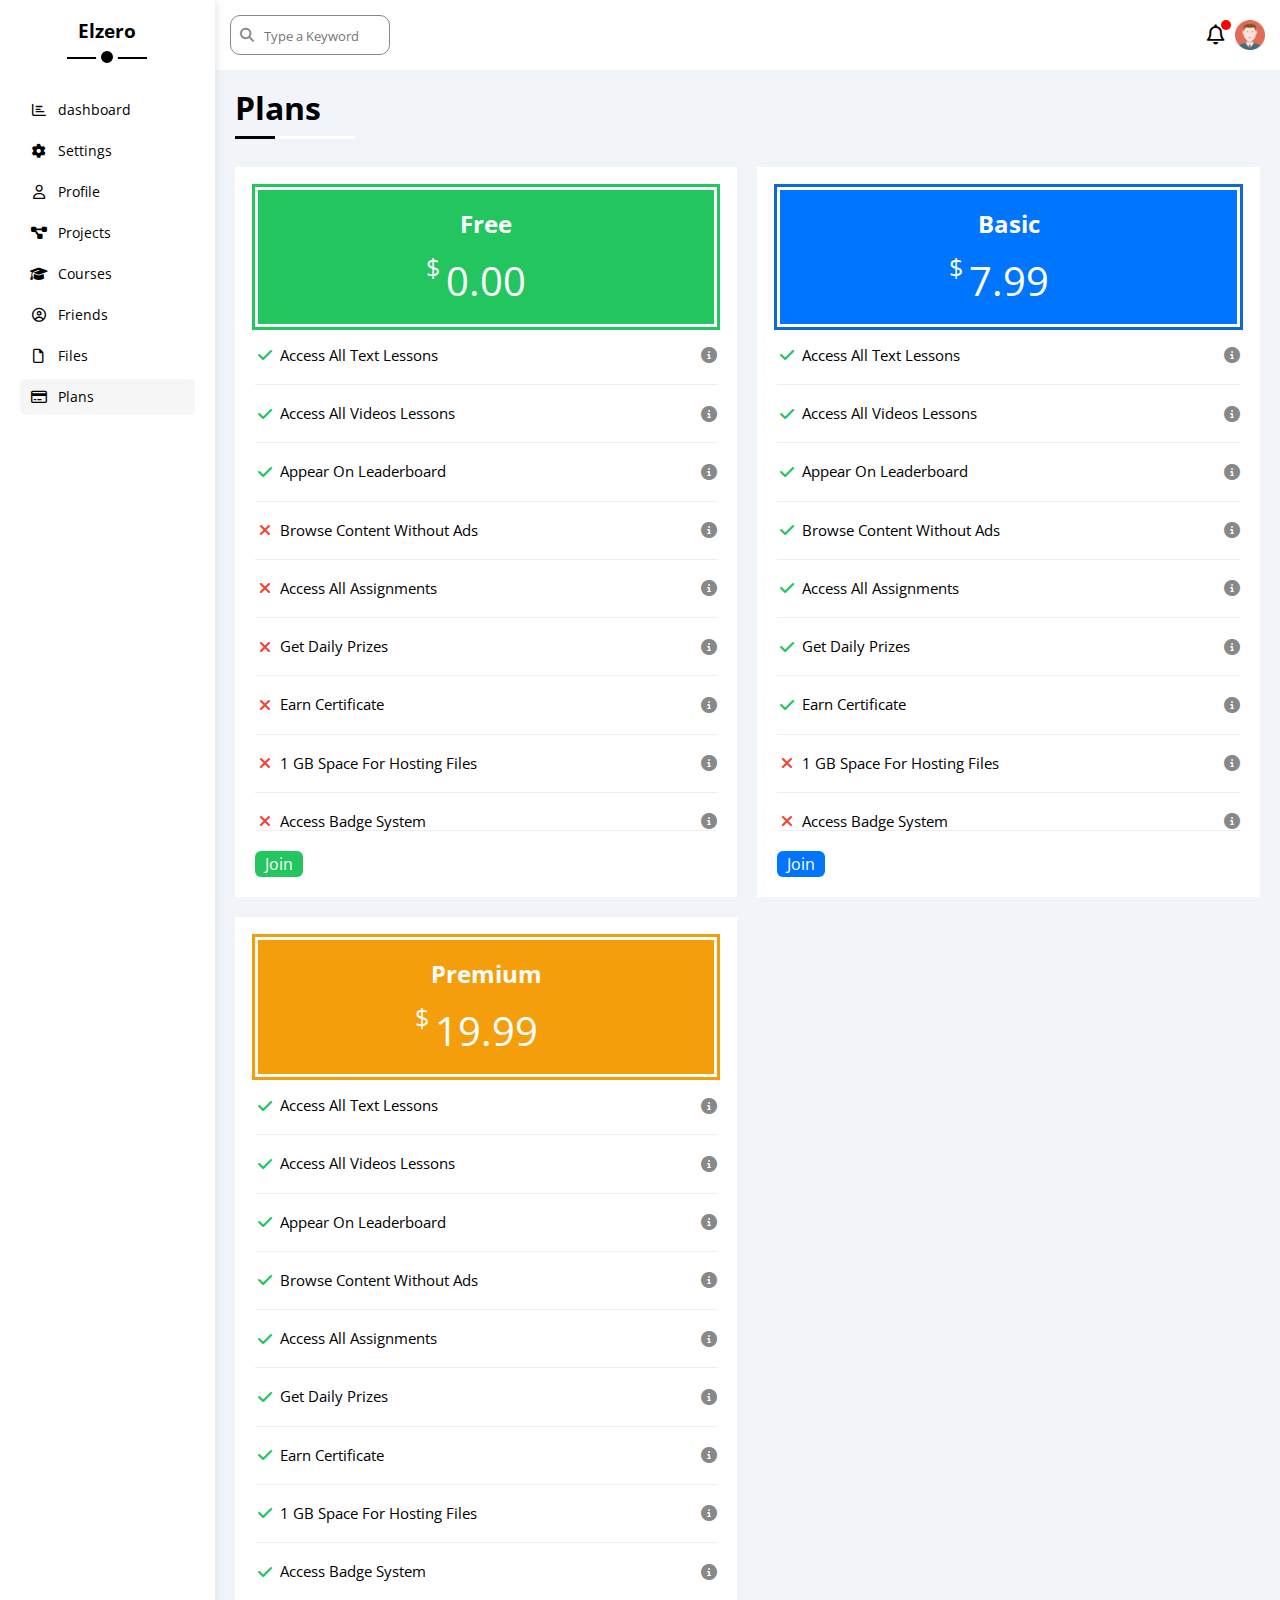
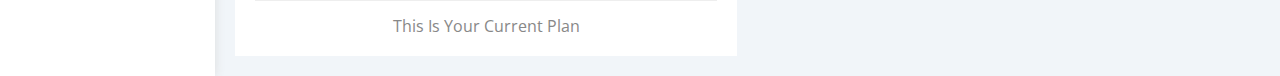
<file: plans.html>
<!DOCTYPE html>
<html lang="en">
  <head>
    <meta charset="UTF-8" />
    <meta name="viewport" content="width=device-width, initial-scale=1.0" />
    <title>Plans</title>

    <!-- render elements normally -->
    <link rel="stylesheet" href="css/normalize.css" />
    <!-- font awesome -->
    <link rel="stylesheet" href="css/all.min.css" />

    <!-- main css -->
    <link rel="stylesheet" href="css/framework.css" />
    <link rel="stylesheet" href="css/dashboard.css" />
    <!-- google font  -->
    <link rel="preconnect" href="https://fonts.googleapis.com" />
    <link rel="preconnect" href="https://fonts.gstatic.com" crossorigin />
    <link
      href="https://fonts.googleapis.com/css2?family=Open+Sans:wght@300;500&display=swap"
      rel="stylesheet"
    />
  </head>
  <body>
    <div class="page d-flex">
        <div class="sidebar bg-white p-20 p-relative">
            <h3 class="p-relative mt-0 txt-c">Elzero</h3>
            <ul >
                <li>
                    <a class=" d-flex align-center c-black rad-6 p-10 fs-14" href="index.html">
                        <i class="fa-regular fa-chart-bar fa-fw"></i>
                        <span class="hide-mobile">dashboard</span>
                    </a>
                    

                </li>
                <li>
                    <a class=" d-flex align-center c-black rad-6 p-10 fs-14" href="settings.html">
                        <i class="fa-solid fa-gear fa-fw"></i>
                        <span class="hide-mobile">Settings</span>
                    </a>
                 

                </li>
                <li>
                    <a class=" d-flex align-center c-black rad-6 p-10 fs-14" href="profile.html">
                        <i class="fa-regular fa-user fa-fw"></i>
                        <span class="hide-mobile"> Profile</span>
                    </a>
                    
                </li>
                <li>
                    <a class="d-flex align-center c-black rad-6 p-10 fs-14" href="projects.html">
                        <i class="fa-solid fa-diagram-project fa-fw"></i>
                        <span class="hide-mobile">Projects</span>
   
                    </a>
                  
                </li>
               
                <li>
                    <a class="  d-flex align-center c-black rad-6 p-10 fs-14" href="courses.html">
                        <i class="fa-solid fa-graduation-cap fa-fw"></i>
                        <span class="hide-mobile"> Courses</span>
                    </a>
                    

                </li>
                <li>
                    <a class=" d-flex align-center c-black rad-6 p-10 fs-14" href="friends.html">
                        <i class="fa-regular fa-circle-user fa-fw"></i>
                        <span class="hide-mobile">Friends</span>
                    </a>
                    

                </li>
                <li>
                    <a class="  d-flex align-center c-black rad-6 p-10 fs-14" href="files.html">
                        <i class="fa-regular fa-file fa-fw"></i>
                        <span class="hide-mobile">Files </span>
                    </a>
                    

                </li>
                <li>
                    <a class=" active d-flex align-center c-black rad-6 p-10 fs-14" href="plans.html">
                        <i class="fa-regular fa-credit-card fa-fw"></i>
                        <span class="hide-mobile"> Plans</span>
                    </a>
                    

                </li>
                
            </ul>
        </div>
        <div class="content w-full">
            <!-- start head  -->
            <div class="head bg-white p-15 between-flex">
                <div class="search p-relative">
                    <input type="search" name="" placeholder="Type a Keyword" class="rad-10">
                </div>
                <div class="icon d-flex align-center">
                    <span class="notfigation p-relative">
                        <i class="fa-regular fa-bell fa-lg"></i>
                    </span>
                    <img  class="ml-10" src="image/avatar.png" alt="">
                </div>
                
            </div>
            <!-- end head  -->
            <h1 class="p-relative">Plans</h1>

            <div class="plans-page m-20 d-grid gap-20">
                <div class="box p-20  bg-white">
                    <div class="p-20 bg-green c-white border-white outline-green txt-c">
                        <h2 class="m-0 mb-20 ">Free</h2>
                        <span class="p-relative"><span class="p-absolute">$</span>0.00</span>
                    </div>
                    <ul class="pt-20">
                        <li class=" d-flex align-center ">
                            <i class="fa-solid fa-check fa-fw yes c-green mr-5"></i>
                        <span class="flex-1 fs-15">Access All Text Lessons</span>  
                        <i class="fa-solid fa-circle-info help c-gray"></i>
                        
                        </li>
                        <li class=" d-flex align-center ">
                            <i class="fa-solid fa-check fa-fw yes c-green mr-5"></i>
                        <span class="flex-1 fs-15">Access All Videos Lessons</span>  
                        <i class="fa-solid fa-circle-info help c-gray"></i>
                        
                        </li>
                        <li class=" d-flex align-center ">
                            <i class="fa-solid fa-check fa-fw yes c-green mr-5"></i>
                        <span class="flex-1 fs-15">Appear On Leaderboard</span>  
                        <i class="fa-solid fa-circle-info help c-gray"></i>
                        
                        </li>
                        <li class=" d-flex align-center ">
                            <i class="fa-solid fa-xmark fa-fw c-red mr-5"></i>
                        <span class="flex-1 fs-15">Browse Content Without Ads</span>  
                        <i class="fa-solid fa-circle-info help c-gray"></i>
                        
                        </li>
                        <li class=" d-flex align-center ">
                            <i class="fa-solid fa-xmark fa-fw c-red mr-5"></i>
                        <span class="flex-1 fs-15">Access All Assignments</span>  
                        <i class="fa-solid fa-circle-info help c-gray"></i>
                        
                        </li>
                        <li class=" d-flex align-center ">
                            <i class="fa-solid fa-xmark fa-fw c-red mr-5"></i>
                        <span class="flex-1 fs-15">Get Daily Prizes</span>  
                        <i class="fa-solid fa-circle-info help c-gray"></i>
                        
                        </li>
                        <li class=" d-flex align-center ">
                            <i class="fa-solid fa-xmark fa-fw c-red mr-5"></i>
                        <span class="flex-1 fs-15">Earn Certificate</span>  
                        <i class="fa-solid fa-circle-info help c-gray"></i>
                        
                        </li>
                        <li class=" d-flex align-center ">
                            <i class="fa-solid fa-xmark fa-fw c-red mr-5"></i>
                        <span class="flex-1 fs-15">
                            1 GB Space For Hosting Files</span>  
                        <i class="fa-solid fa-circle-info help c-gray"></i>
                        
                        </li>
                        
                        <li class=" d-flex align-center ">
                            <i class="fa-solid fa-xmark fa-fw c-red mr-5"></i>
                        <span class="flex-1 fs-15">Access Badge System</span>  
                        <i class="fa-solid fa-circle-info help c-gray"></i>
                        
                        </li>

                    </ul>
                    <a href="#" class="bg-green c-white btn-shape mt-20 d-block w-fit">Join</a>
                    

                    
                    

                </div>
                <div class="box p-20  bg-white">
                    <div class="p-20 bg-blue c-white border-white outline-blue txt-c">
                        <h2 class="m-0 mb-20 ">Basic</h2>
                        <span class="p-relative"><span class="p-absolute">$</span>7.99</span>
                    </div>
                    <ul class="pt-20">
                        <li class=" d-flex align-center ">
                            <i class="fa-solid fa-check fa-fw yes c-green mr-5"></i>
                        <span class="flex-1 fs-15">Access All Text Lessons</span>  
                        <i class="fa-solid fa-circle-info help c-gray"></i>
                        
                        </li>
                        <li class=" d-flex align-center ">
                            <i class="fa-solid fa-check fa-fw yes c-green mr-5"></i>
                        <span class="flex-1 fs-15">Access All Videos Lessons</span>  
                        <i class="fa-solid fa-circle-info help c-gray"></i>
                        
                        </li>
                        <li class=" d-flex align-center ">
                            <i class="fa-solid fa-check fa-fw yes c-green mr-5"></i>
                        <span class="flex-1 fs-15">Appear On Leaderboard</span>  
                        <i class="fa-solid fa-circle-info help c-gray"></i>
                        
                        </li>
                        <li class=" d-flex align-center ">
                            <i class="fa-solid fa-check fa-fw yes c-green mr-5"></i>
                        <span class="flex-1 fs-15">Browse Content Without Ads</span>  
                        <i class="fa-solid fa-circle-info help c-gray"></i>
                        
                        </li>
                        <li class=" d-flex align-center ">
                            <i class="fa-solid fa-check fa-fw yes c-green mr-5"></i>
                        <span class="flex-1 fs-15">Access All Assignments</span>  
                        <i class="fa-solid fa-circle-info help c-gray"></i>
                        
                        </li>
                        <li class=" d-flex align-center ">
                            <i class="fa-solid fa-check fa-fw yes c-green mr-5"></i>
                        <span class="flex-1 fs-15">Get Daily Prizes</span>  
                        <i class="fa-solid fa-circle-info help c-gray"></i>
                        
                        </li>
                        <li class=" d-flex align-center ">
                            <i class="fa-solid fa-check fa-fw yes c-green mr-5"></i>
                        <span class="flex-1 fs-15">Earn Certificate</span>  
                        <i class="fa-solid fa-circle-info help c-gray"></i>
                        
                        </li>
                        <li class=" d-flex align-center ">
                            <i class="fa-solid fa-xmark fa-fw c-red mr-5"></i>
                        <span class="flex-1 fs-15">
                            1 GB Space For Hosting Files</span>  
                        <i class="fa-solid fa-circle-info help c-gray"></i>
                        
                        </li>
                       
                        <li class=" d-flex align-center ">
                            <i class="fa-solid fa-xmark fa-fw c-red mr-5"></i>
                        <span class="flex-1 fs-15">Access Badge System</span>  
                        <i class="fa-solid fa-circle-info help c-gray"></i>
                        
                        </li>

                    </ul>
                    <a href="#" class="bg-blue c-white btn-shape mt-20 d-block w-fit">Join</a>
                    

                    
                    

                </div>
                <div class="box p-20  bg-white">
                    <div class="p-20 bg-orange c-white border-white outline-orange txt-c">
                        <h2 class="m-0 mb-20 ">Premium</h2>
                        <span class="p-relative"><span class="p-absolute">$</span>19.99</span>
                    </div>
                    <ul class="pt-20">
                        <li class=" d-flex align-center ">
                            <i class="fa-solid fa-check fa-fw yes c-green mr-5"></i>
                        <span class="flex-1 fs-15">Access All Text Lessons</span>  
                        <i class="fa-solid fa-circle-info help c-gray"></i>
                        
                        </li>
                        <li class=" d-flex align-center ">
                            <i class="fa-solid fa-check fa-fw yes c-green mr-5"></i>
                        <span class="flex-1 fs-15">Access All Videos Lessons</span>  
                        <i class="fa-solid fa-circle-info help c-gray"></i>
                        
                        </li>
                        <li class=" d-flex align-center ">
                            <i class="fa-solid fa-check fa-fw yes c-green mr-5"></i>
                        <span class="flex-1 fs-15">Appear On Leaderboard</span>  
                        <i class="fa-solid fa-circle-info help c-gray"></i>
                        
                        </li>
                        <li class=" d-flex align-center ">
                            <i class="fa-solid fa-check fa-fw yes c-green mr-5"></i>
                        <span class="flex-1 fs-15">Browse Content Without Ads</span>  
                        <i class="fa-solid fa-circle-info help c-gray"></i>
                        
                        </li>
                        <li class=" d-flex align-center ">
                            <i class="fa-solid fa-check fa-fw yes c-green mr-5"></i>
                        <span class="flex-1 fs-15">Access All Assignments</span>  
                        <i class="fa-solid fa-circle-info help c-gray"></i>
                        
                        </li>
                        <li class=" d-flex align-center ">
                            <i class="fa-solid fa-check fa-fw yes c-green mr-5"></i>
                        <span class="flex-1 fs-15">Get Daily Prizes</span>  
                        <i class="fa-solid fa-circle-info help c-gray"></i>
                        
                        </li>
                        <li class=" d-flex align-center ">
                            <i class="fa-solid fa-check fa-fw yes c-green mr-5"></i>
                        <span class="flex-1 fs-15">Earn Certificate</span>  
                        <i class="fa-solid fa-circle-info help c-gray"></i>
                        
                        </li>
                        <li class=" d-flex align-center ">
                            <i class="fa-solid fa-check fa-fw yes c-green mr-5"></i>
                        <span class="flex-1 fs-15">
                            1 GB Space For Hosting Files</span>  
                        <i class="fa-solid fa-circle-info help c-gray"></i>
                        
                        </li>
                        
                        <li class=" d-flex align-center  pb-20">
                            <i class="fa-solid fa-check fa-fw yes c-green mr-5"></i>
                        <span class="flex-1 fs-15">Access Badge System</span>  
                        <i class="fa-solid fa-circle-info help c-gray"></i>
                        
                        </li>

                    </ul>
                    <p class="c-gray txt-c mb-0">This Is Your Current Plan</p>
                    

                    
                    

                </div>
                  
                    



                    
                    

                
     
               
               
            </div>
            
        </div>
    </div>
  </body>
</html>
</file>
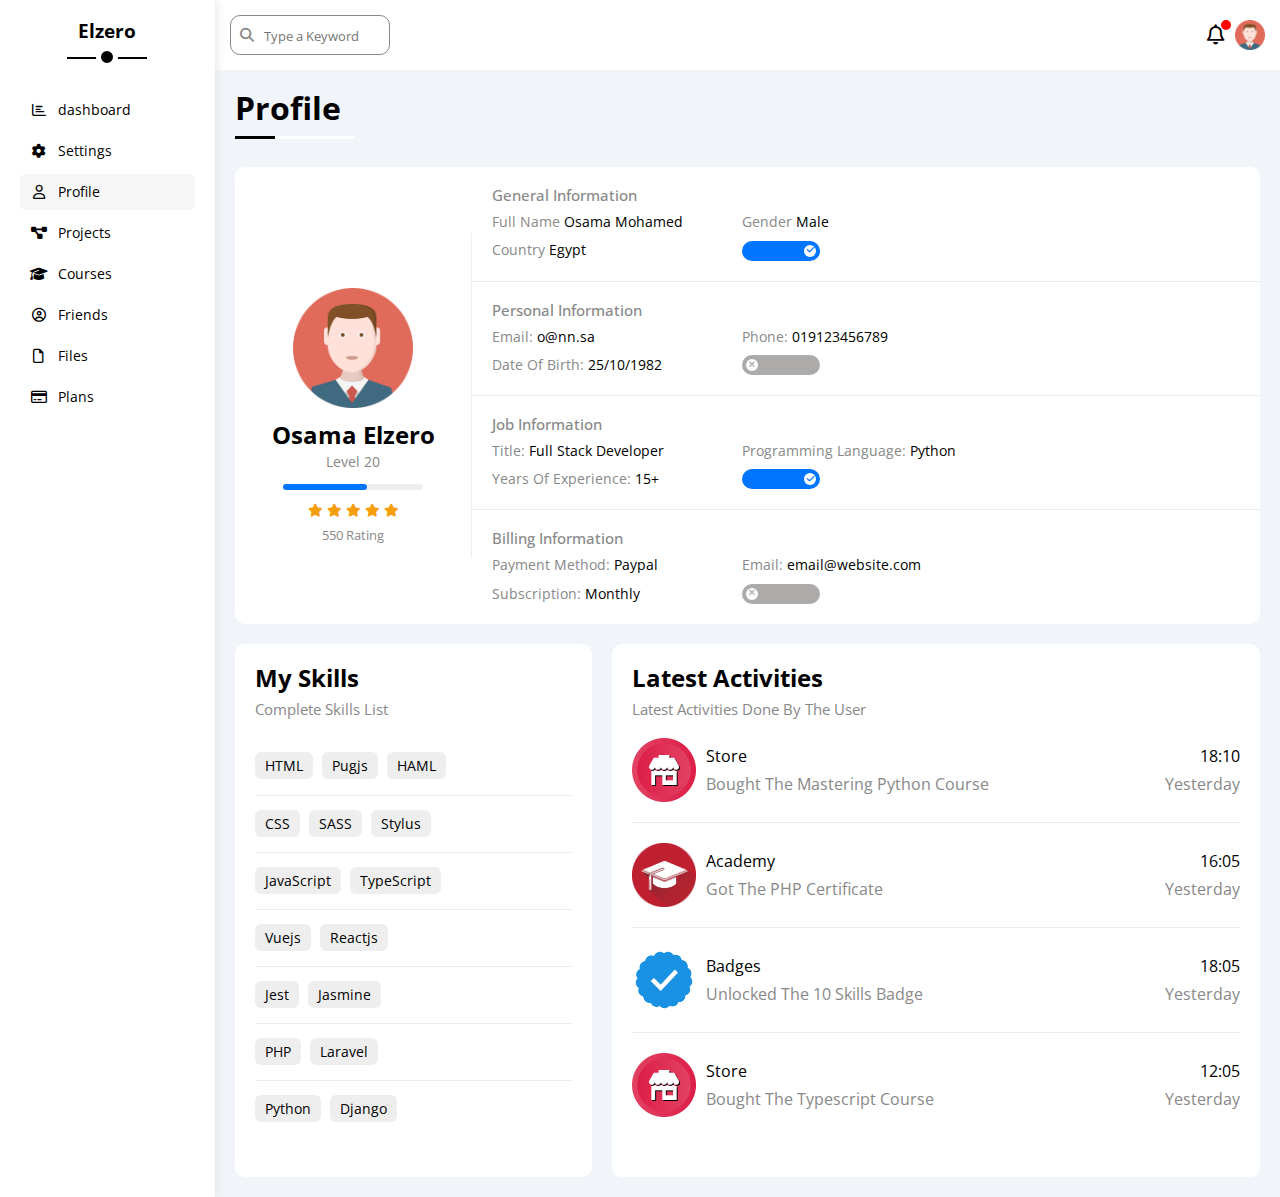
<file: profile.html>
<!DOCTYPE html>
<html lang="en">
  <head>
    <meta charset="UTF-8" />
    <meta name="viewport" content="width=device-width, initial-scale=1.0" />
    <title>Profile</title>

    <!-- render elements normally -->
    <link rel="stylesheet" href="css/normalize.css" />
    <!-- font awesome -->
    <link rel="stylesheet" href="css/all.min.css" />

    <!-- main css -->
    <link rel="stylesheet" href="css/framework.css" />
    <link rel="stylesheet" href="css/dashboard.css" />
    <!-- google font  -->
    <link rel="preconnect" href="https://fonts.googleapis.com" />
    <link rel="preconnect" href="https://fonts.gstatic.com" crossorigin />
    <link
      href="https://fonts.googleapis.com/css2?family=Open+Sans:wght@300;500&display=swap"
      rel="stylesheet"
    />
  </head>
  <body>
    <div class="page d-flex">
        <div class="sidebar bg-white p-20 p-relative">
            <h3 class="p-relative mt-0 txt-c">Elzero</h3>
            <ul >
                <li>
                    <a class=" d-flex align-center c-black rad-6 p-10 fs-14" href="index.html">
                        <i class="fa-regular fa-chart-bar fa-fw"></i>
                        <span class="hide-mobile">dashboard</span>
                    </a>
                    

                </li>
                <li>
                    <a class=" d-flex align-center c-black rad-6 p-10 fs-14" href="settings.html">
                        <i class="fa-solid fa-gear fa-fw"></i>
                        <span class="hide-mobile">Settings</span>
                    </a>
                 

                </li>
                <li>
                    <a class="active d-flex align-center c-black rad-6 p-10 fs-14" href="profile.html">
                        <i class="fa-regular fa-user fa-fw"></i>
                        <span class="hide-mobile"> Profile</span>
                    </a>
                    
                </li>
                <li>
                    <a class=" d-flex align-center c-black rad-6 p-10 fs-14" href="projects.html">
                        <i class="fa-solid fa-diagram-project fa-fw"></i>
                        <span class="hide-mobile">Projects</span>
   
                    </a>
                  
                </li>
               
                <li>
                    <a class="d-flex align-center c-black rad-6 p-10 fs-14" href="courses.html">
                        <i class="fa-solid fa-graduation-cap fa-fw"></i>
                        <span class="hide-mobile"> Courses</span>
                    </a>
                    

                </li>
                <li>
                    <a class=" d-flex align-center c-black rad-6 p-10 fs-14" href="friends.html">
                        <i class="fa-regular fa-circle-user fa-fw"></i>
                        <span class="hide-mobile">Friends</span>
                    </a>
                    

                </li>
                <li>
                    <a class=" d-flex align-center c-black rad-6 p-10 fs-14" href="files.html">
                        <i class="fa-regular fa-file fa-fw"></i>
                        <span class="hide-mobile">Files </span>
                    </a>
                    

                </li>
                <li>
                    <a class=" d-flex align-center c-black rad-6 p-10 fs-14" href="plans.html">
                        <i class="fa-regular fa-credit-card fa-fw"></i>
                        <span class="hide-mobile"> Plans</span>
                    </a>
                    

                </li>
                
            </ul>
        </div>
        <div class="content w-full">
            <!-- start head  -->
            <div class="head bg-white p-15 between-flex">
                <div class="search p-relative">
                    <input type="search" name="" placeholder="Type a Keyword" class="rad-10">
                </div>
                <div class="icon d-flex align-center">
                    <span class="notfigation p-relative">
                        <i class="fa-regular fa-bell fa-lg"></i>
                    </span>
                    <img  class="ml-10" src="image/avatar.png" alt="">
                </div>
                
            </div>
            <!-- end head  -->
            <h1 class="p-relative">Profile</h1>

            <div class="profile-page d-grid gap-20 m-20">
                <!-- start box -->
                <div class="review bg-white  rad-10 align-center d-flex">
                    <div class="avatar-box txt-c p-15">
                        <img src="image/avatar.png" alt="">
                        <h2 class="mt-10 bold mb-0">Osama Elzero</h2>
                        <p class="mt-5 c-gray fs-14">Level 20</p>
                        <div class="progress"></div>
                        <div class="icon mt-10 mb-10">
                            <i class="fa-solid fa-star c-orange fs-13"></i>
                            <i class="fa-solid fa-star c-orange fs-13"></i>
                            <i class="fa-solid fa-star c-orange fs-13"></i>
                            <i class="fa-solid fa-star c-orange fs-13"></i>
                            <i class="fa-solid fa-star c-orange fs-13"></i>
                        </div>
                        <span class="c-gray d-block fs-13">550 Rating</span>
                    </div>
                    <div class="info   w-full text-c-mobile">
                        <div class="box p-20 pl-20 d-flex align-center">
                                    
                            
                                <h4 class="c-gray mt-0  fs-15 w-full">General Information</h4>
                            
                            
                            
                                <div class="fs-14">
                                    <span class="c-gray">Full Name</span>
                                    <span>Osama Mohamed</span>
                                </div>

                                <div class="fs-14">
                                    <span class="c-gray">Gender</span>
                                    <span>Male</span>
                                </div>
                                
                            
                            
                                <div class="fs-14">
                                    <span class="c-gray">Country</span>
                                    <span>Egypt</span>
                                </div>
                                <div class="fs-14 ">
                                    <label >
                                        <input type="checkbox" class="toggle-checkbox" checked>
                                        <div class="toggle-switch"></div>
                                    </label>
                                </div>
                                    
                        </div> 
                        <div class="box p-20 pl-20  d-flex align-center">
                                    
                            
                                <h4 class="c-gray mt-0 fs-15 w-full">Personal Information</h4>
                            
                            
                            
                                <div class="fs-14">
                                    <span class="c-gray">Email:</span>
                                    <span>o@nn.sa</span>
                                </div>
                                <div class="fs-14">
                                    <span class="c-gray">Phone: </span>
                                    <span>019123456789</span>
                                </div>
                                
                           
                                <div class="fs-14">
                                    <span class="c-gray">Date Of Birth:</span>
                                    <span>25/10/1982</span>
                                </div>
                                <div class="fs-14">
                                    <label >
                                        <input type="checkbox" class="toggle-checkbox" >
                                        <div class="toggle-switch"></div>
                                    </label>
                                </div>
                                   
                        </div> 
                        <div class="box p-20 pl-20  d-flex align-center">
                                    
                            
                                <h4 class="c-gray mt-0  fs-15 w-full">Job Information</h4>
                            
                            
                            
                                <div class="fs-14">
                                    <span class="c-gray">Title:</span>
                                    <span>Full Stack Developer</span>
                                </div>
                                <div class="fs-14">
                                    <span class="c-gray">Programming Language:</span>
                                    <span>Python</span>
                                </div>
                                
                            
                                <div class="fs-14">
                                    <span class="c-gray">Years Of Experience:</span>
                                    <span>15+</span>
                                </div>
                                <div class="fs-14">
                                    <label >
                                        <input type="checkbox" class="toggle-checkbox" checked>
                                        <div class="toggle-switch"></div>
                                    </label>
                                </div>
                                    
                        </div> 
                        <div class="box p-20 pl-20  d-flex align-center">
                                    
                            
                                <h4 class="c-gray mt-0  fs-15 w-full d-block">Billing Information</h4>
                            
                           
                                <div class="fs-14">
                                    <span class="c-gray">Payment Method:</span>
                                    <span>Paypal</span>
                                </div>
                                <div class="fs-14">
                                    <span class="c-gray">Email:</span>
                                    <span> email@website.com</span>
                                </div>
                             
                                <div class="fs-14">
                                    <span class="c-gray">Subscription:</span>
                                    <span>Monthly</span>
                                </div>
                                <div class="fs-14">
                                    <label >
                                        <input type="checkbox" class="toggle-checkbox" >
                                        <div class="toggle-switch"></div>
                                    </label>
                                </div>
                               
                        </div> 
                            
                        
                    </div>
                </div>
                <!-- end box -->
                <!-- start other  -->
                <div class="other d-flex  ">
                    <div class="skills bg-white mr-20 p-20 rad-10 w-fit">
                        <h2  class="mt-0 mb-10">My Skills</h2>
                        <p  class="c-gray mt-0 mb-20 fs-15">Complete Skills List</p>

                        <div class="pt-20  mb-20 pb-20 fs-14">
                            <span class="btn-shape bg-eee  mr-5">HTML</span>
                            <span class="btn-shape bg-eee   mr-5">Pugjs</span>
                            <span class="btn-shape bg-eee   mr-5">HAML</span>
                        </div>

                        <div class="mb-20 pb-20 fs-14">
                            <span class="btn-shape bg-eee   mr-5">CSS</span>
                            <span class="btn-shape bg-eee   mr-5">SASS</span>
                            <span class="btn-shape bg-eee   mr-5">Stylus</span>
                        </div>
                        <div class="mb-20 pb-20 fs-14">
                            <span class="btn-shape bg-eee   mr-5">JavaScript</span>
                            <span class="btn-shape bg-eee   mr-5">TypeScript</span>
                            
                        </div>
                        <div class="mb-20 pb-20 fs-14">
                            <span class="btn-shape bg-eee   mr-5">Vuejs</span>
                            <span class="btn-shape bg-eee   mr-5">Reactjs</span>
                          
                        </div>
                        <div class="mb-20 pb-20 fs-14">
                            <span class="btn-shape bg-eee   mr-5">Jest</span>
                            <span class="btn-shape bg-eee   mr-5">Jasmine</span>
                           
                        </div>
                        <div class="mb-20 pb-20 fs-14">
                            <span class="btn-shape bg-eee   mr-5">PHP</span>
                            <span class="btn-shape bg-eee   mr-5">Laravel</span>
                        
                        </div>
                        <div class=" pb-20 fs-14">
                            <span class="btn-shape bg-eee   mr-5">Python</span>
                            <span class="btn-shape bg-eee  mr-5">Django</span>
                           
                        </div>
                        
                    </div>
                    <div class="activits bg-white p-20 rad-10 flex-1">
                        <h2  class="mt-0 mb-10">Latest Activities</h2>
                        <p  class="c-gray mt-0 mb-20 fs-15">Latest Activities Done By The User</p>

                        <div class="box between-flex mb-20 pb-20 text-c-mobile">
                            <img src="image/activity-01.png" alt="">
                            <div class="info flex-1">
                                <span class="d-block mb-10  ">Store</span>
                                <span class=" c-gray">Bought The Mastering Python Course</span>
                            </div>
                            <div class="time">
                                <span class="d-block mb-10 align-right ">18:10</span>
                                <span class="  c-gray">Yesterday</span>
                            </div>
                        </div>
                        <div class="box between-flex mb-20 pb-20 text-c-mobile">
                            <img src="image/activity-02.png" alt="">
                            <div class="info flex-1">
                                <span class="d-block mb-10 ">Academy</span>
                                <span class=" c-gray">Got The PHP Certificate</span>
                            </div>
                            <div class="time">
                                <span class="d-block mb-10 align-right">16:05</span>
                                <span class="  c-gray">Yesterday</span>
                            </div>
                        </div>
                        <div class="box between-flex mb-20 pb-20  text-c-mobile">
                            <img src="image/activity-03.png" alt="">
                            <div class="info flex-1">
                                <span class="d-block mb-10 ">Badges</span>
                                <span class=" c-gray">Unlocked The 10 Skills Badge</span>
                            </div>
                            <div class="time">
                                <span class="d-block mb-10 align-right">18:05</span>
                                <span class="  c-gray">Yesterday</span>
                            </div>
                        </div>
                        <div class="box between-flex mb-20 pb-20 text-c-mobile">
                            <img src="image/activity-01.png" alt="">
                            <div class="info flex-1">
                                <span class="d-block mb-10 ">Store</span>
                                <span class=" c-gray">Bought The Typescript Course</span>
                            </div>
                            <div class="time">
                                <span class="d-block mb-10 align-right">12:05</span>
                                <span class="  c-gray">Yesterday</span>
                            </div>
                        </div>

                    </div>
                </div>
                <!-- end other  -->
            </div>
            
        </div>
    </div>
  </body>
</html>
</file>
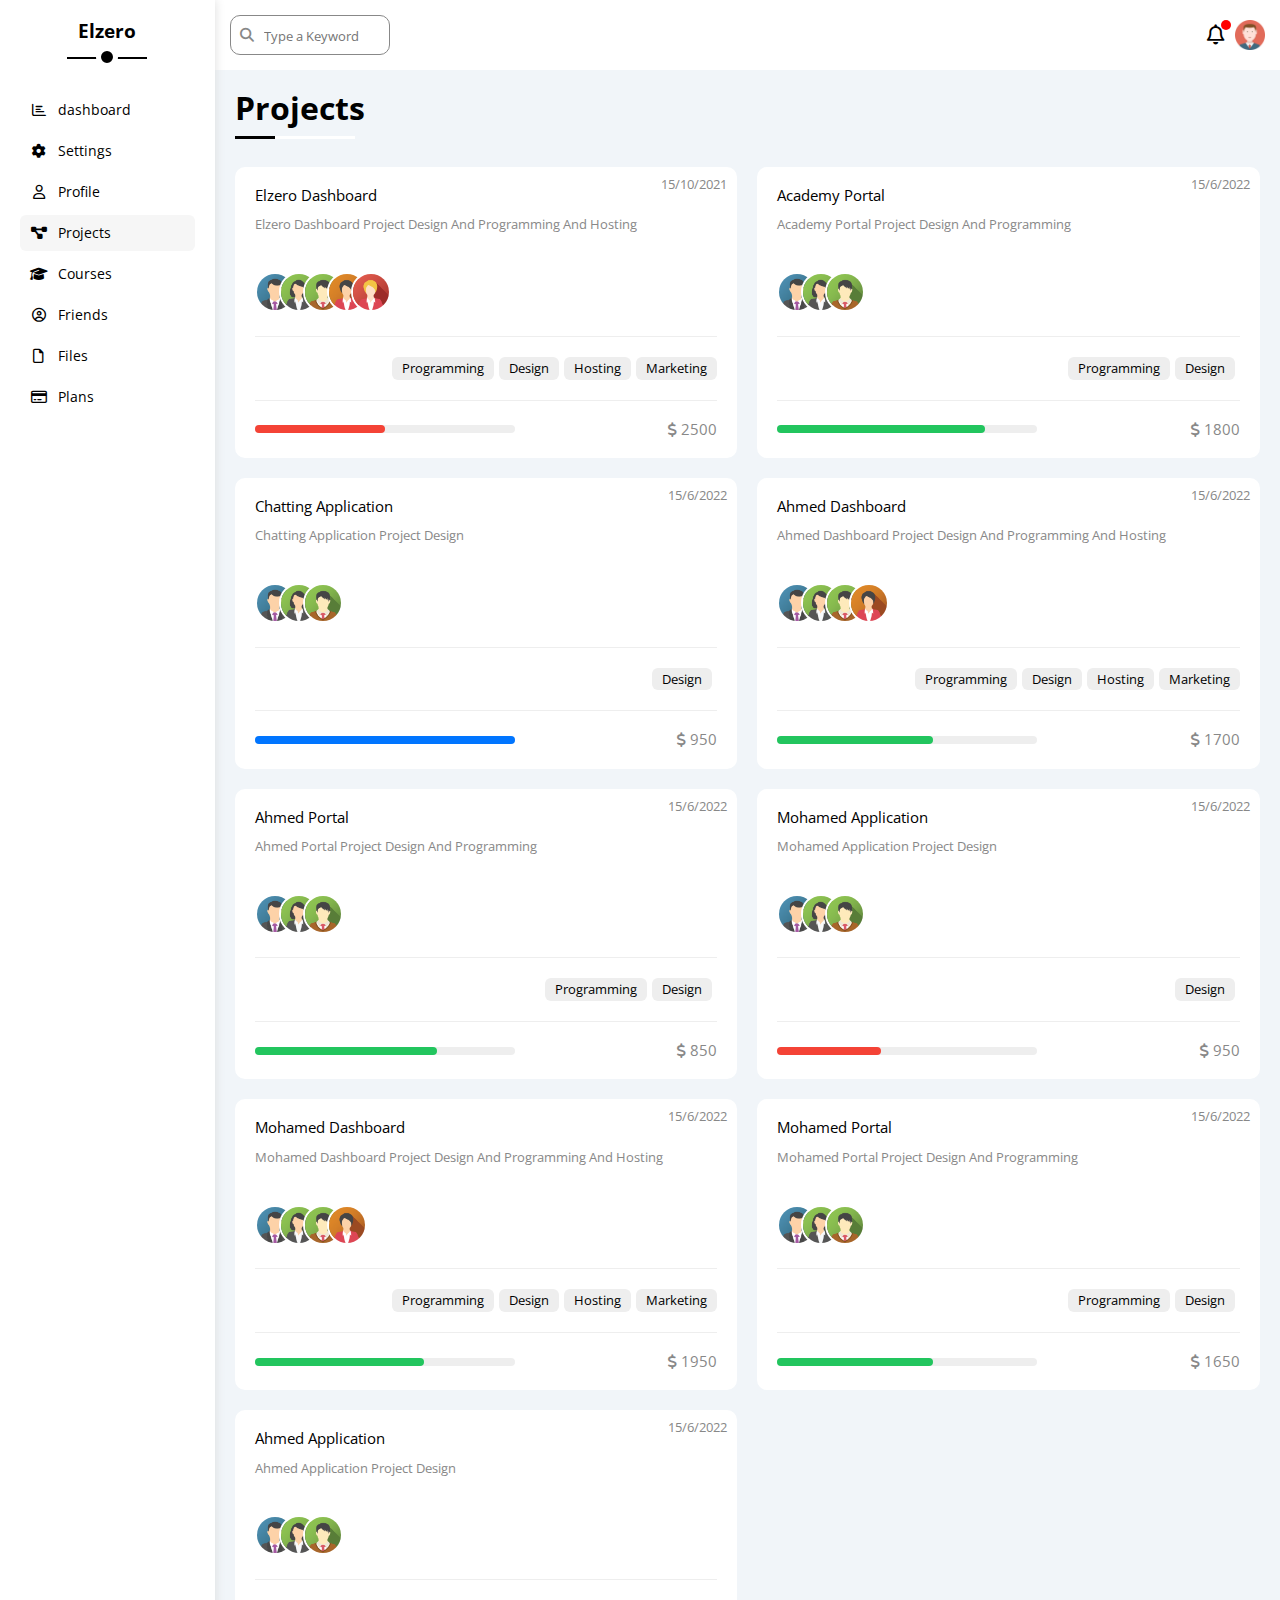
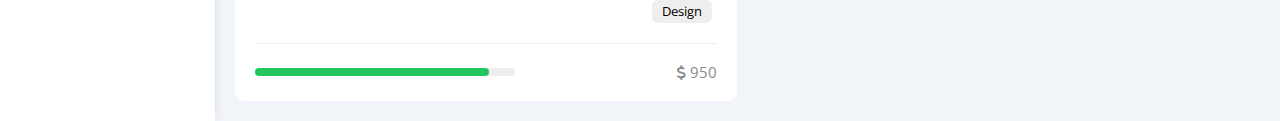
<file: projects.html>
<!DOCTYPE html>
<html lang="en">
  <head>
    <meta charset="UTF-8" />
    <meta name="viewport" content="width=device-width, initial-scale=1.0" />
    <title>Projects</title>

    <!-- render elements normally -->
    <link rel="stylesheet" href="css/normalize.css" />
    <!-- font awesome -->
    <link rel="stylesheet" href="css/all.min.css" />

    <!-- main css -->
    <link rel="stylesheet" href="css/framework.css" />
    <link rel="stylesheet" href="css/dashboard.css" />
    <!-- google font  -->
    <link rel="preconnect" href="https://fonts.googleapis.com" />
    <link rel="preconnect" href="https://fonts.gstatic.com" crossorigin />
    <link
      href="https://fonts.googleapis.com/css2?family=Open+Sans:wght@300;500&display=swap"
      rel="stylesheet"
    />
  </head>
  <body>
    <div class="page d-flex">
        <div class="sidebar bg-white p-20 p-relative">
            <h3 class="p-relative mt-0 txt-c">Elzero</h3>
            <ul >
                <li>
                    <a class=" d-flex align-center c-black rad-6 p-10 fs-14" href="index.html">
                        <i class="fa-regular fa-chart-bar fa-fw"></i>
                        <span class="hide-mobile">dashboard</span>
                    </a>
                    

                </li>
                <li>
                    <a class=" d-flex align-center c-black rad-6 p-10 fs-14" href="settings.html">
                        <i class="fa-solid fa-gear fa-fw"></i>
                        <span class="hide-mobile">Settings</span>
                    </a>
                 

                </li>
                <li>
                    <a class=" d-flex align-center c-black rad-6 p-10 fs-14" href="profile.html">
                        <i class="fa-regular fa-user fa-fw"></i>
                        <span class="hide-mobile"> Profile</span>
                    </a>
                    
                </li>
                <li>
                    <a class="active d-flex align-center c-black rad-6 p-10 fs-14" href="projects.html">
                        <i class="fa-solid fa-diagram-project fa-fw"></i>
                        <span class="hide-mobile">Projects</span>
   
                    </a>
                  
                </li>
               
                <li>
                    <a class="d-flex align-center c-black rad-6 p-10 fs-14" href="courses.html">
                        <i class="fa-solid fa-graduation-cap fa-fw"></i>
                        <span class="hide-mobile"> Courses</span>
                    </a>
                    

                </li>
                <li>
                    <a class=" d-flex align-center c-black rad-6 p-10 fs-14" href="friends.html">
                        <i class="fa-regular fa-circle-user fa-fw"></i>
                        <span class="hide-mobile">Friends</span>
                    </a>
                    

                </li>
                <li>
                    <a class=" d-flex align-center c-black rad-6 p-10 fs-14" href="files.html">
                        <i class="fa-regular fa-file fa-fw"></i>
                        <span class="hide-mobile">Files </span>
                    </a>
                    

                </li>
                <li>
                    <a class=" d-flex align-center c-black rad-6 p-10 fs-14" href="plans.html">
                        <i class="fa-regular fa-credit-card fa-fw"></i>
                        <span class="hide-mobile"> Plans</span>
                    </a>
                    

                </li>
                
            </ul>
        </div>
        <div class="content w-full">
            <!-- start head  -->
            <div class="head bg-white p-15 between-flex">
                <div class="search p-relative">
                    <input type="search" name="" placeholder="Type a Keyword" class="rad-10">
                </div>
                <div class="icon d-flex align-center">
                    <span class="notfigation p-relative">
                        <i class="fa-regular fa-bell fa-lg"></i>
                    </span>
                    <img  class="ml-10" src="image/avatar.png" alt="">
                </div>
                
            </div>
            <!-- end head  -->
            <h1 class="p-relative">Projects</h1>

            <div class="projects-page wrapper d-grid gap-20 m-20">
                <!-- start box -->
               <div class="box bg-white p-20 rad-10 p-relative">
                <span class="c-gray fs-13 ">15/10/2021</span>
                <span class="d-block  fs-15"> Elzero Dashboard</span>
                <p class="c-gray fs-13">Elzero Dashboard Project Design And Programming And Hosting</p>
                <div class="image">
                    <img src="image/team-01.png" alt="">
                    <img src="image/team-02.png" alt="">
                    <img src="image/team-03.png" alt="">
                    <img src="image/team-04.png" alt="">
                    <img src="image/team-05.png" alt="">
                </div>
                <div class="skills d-flex just-flex-end">
                    <span class="btn-shape bg-eee mr-5 fs-13">Programming</span>
                    <span class="btn-shape bg-eee mr-5 fs-13">Design</span>
                    <span class="btn-shape bg-eee mr-5 fs-13">Hosting</span>
                    <span class="btn-shape bg-eee  fs-13">Marketing</span>
                </div>
                <div class="foot-box between-flex">
                    <div class="progress">
                        <span class="bg-red " style="width: 50%;"></span>
                    </div>
                    <span  class="c-gray fs-15 ">
                        <i class="fa-solid fa-dollar-sign"></i>
                        2500</span>
                </div>
               </div>

               <div class="box bg-white p-20 rad-10 p-relative">
                <span class="c-gray fs-13 ">15/6/2022</span>
                <span class="d-block  fs-15"> Academy Portal</span>
                <p class="c-gray fs-13">Academy Portal Project Design And Programming</p>
                <div class="image">
                    <img src="image/team-01.png" alt="">
                    <img src="image/team-02.png" alt="">
                    <img src="image/team-03.png" alt="">
                    
                </div>
                <div class="skills d-flex just-flex-end">
                    <span class="btn-shape bg-eee mr-5 fs-13">Programming</span>
                    <span class="btn-shape bg-eee mr-5 fs-13">Design</span>
                    
                </div>
                <div class="foot-box between-flex">
                    <div class="progress">
                        <span class="bg-green " style="width: 80%;"></span>
                    </div>
                    <span  class="c-gray fs-15 ">
                        <i class="fa-solid fa-dollar-sign"></i>
                        1800</span>
                </div>
               </div>

               <div class="box bg-white p-20 rad-10 p-relative">
                <span class="c-gray fs-13 ">15/6/2022</span>
                <span class="d-block  fs-15">Chatting Application</span>
                <p class="c-gray fs-13">Chatting Application Project Design</p>
                <div class="image">
                    <img src="image/team-01.png" alt="">
                    <img src="image/team-02.png" alt="">
                    <img src="image/team-03.png" alt="">
                    
                </div>
                <div class="skills d-flex just-flex-end">
                   
                    <span class="btn-shape bg-eee mr-5 fs-13">Design</span>
                    
                </div>
                <div class="foot-box between-flex">
                    <div class="progress">
                        <span class="bg-blue " style="width: 100%;"></span>
                    </div>
                    <span  class="c-gray fs-15 ">
                        <i class="fa-solid fa-dollar-sign"></i>
                       950</span>
                </div>
               </div>

               <div class="box bg-white p-20 rad-10 p-relative">
                <span class="c-gray fs-13 ">15/6/2022</span>
                <span class="d-block  fs-15">Ahmed Dashboard</span>
                <p class="c-gray fs-13">Ahmed Dashboard Project Design And Programming And Hosting</p>
                <div class="image">
                    <img src="image/team-01.png" alt="">
                    <img src="image/team-02.png" alt="">
                    <img src="image/team-03.png" alt="">
                    <img src="image/team-04.png" alt="">
                    
                </div>
                <div class="skills d-flex just-flex-end">
                    <span class="btn-shape bg-eee mr-5 fs-13">Programming</span>
                    <span class="btn-shape bg-eee mr-5 fs-13">Design</span>
                    <span class="btn-shape bg-eee mr-5 fs-13">Hosting</span>
                    <span class="btn-shape bg-eee  fs-13">Marketing</span>
                </div>
                <div class="foot-box between-flex">
                    <div class="progress">
                        <span class="bg-green " style="width: 60%;"></span>
                    </div>
                    <span  class="c-gray fs-15 ">
                        <i class="fa-solid fa-dollar-sign"></i>
                        1700</span>
                </div>
               </div>

               <div class="box bg-white p-20 rad-10 p-relative">
                <span class="c-gray fs-13 ">15/6/2022</span>
                <span class="d-block  fs-15"> Ahmed Portal</span>
                <p class="c-gray fs-13">Ahmed Portal Project Design And Programming</p>
                <div class="image">
                    <img src="image/team-01.png" alt="">
                    <img src="image/team-02.png" alt="">
                    <img src="image/team-03.png" alt="">
                    
                </div>
                <div class="skills d-flex just-flex-end">
                    <span class="btn-shape bg-eee mr-5 fs-13">Programming</span>
                    <span class="btn-shape bg-eee mr-5 fs-13">Design</span>
                    
                </div>
                <div class="foot-box between-flex">
                    <div class="progress">
                        <span class="bg-green " style="width: 70%;"></span>
                    </div>
                    <span  class="c-gray fs-15 ">
                        <i class="fa-solid fa-dollar-sign"></i>
                        850</span>
                </div>
               </div>

               <div class="box bg-white p-20 rad-10 p-relative">
                <span class="c-gray fs-13 ">15/6/2022</span>
                <span class="d-block  fs-15">Mohamed Application</span>
                <p class="c-gray fs-13">Mohamed Application Project Design</p>
                <div class="image">
                    <img src="image/team-01.png" alt="">
                    <img src="image/team-02.png" alt="">
                    <img src="image/team-03.png" alt="">
                    
                </div>
                <div class="skills d-flex just-flex-end">
                    
                    <span class="btn-shape bg-eee mr-5 fs-13">Design</span>
                    
                </div>
                <div class="foot-box between-flex">
                    <div class="progress">
                        <span class="bg-red " style="width: 40%;"></span>
                    </div>
                    <span  class="c-gray fs-15 ">
                        <i class="fa-solid fa-dollar-sign"></i>
                        950</span>
                </div>
               </div>

               <div class="box bg-white p-20 rad-10 p-relative">
                <span class="c-gray fs-13 ">15/6/2022</span>
                <span class="d-block  fs-15">Mohamed Dashboard</span>
                <p class="c-gray fs-13">Mohamed Dashboard Project Design And Programming And Hosting</p>
                <div class="image">
                    <img src="image/team-01.png" alt="">
                    <img src="image/team-02.png" alt="">
                    <img src="image/team-03.png" alt="">
                    <img src="image/team-04.png" alt="">
                    
                </div>
                <div class="skills d-flex just-flex-end">
                    <span class="btn-shape bg-eee mr-5 fs-13">Programming</span>
                    <span class="btn-shape bg-eee mr-5 fs-13">Design</span>
                    <span class="btn-shape bg-eee mr-5 fs-13">Hosting</span>
                    <span class="btn-shape bg-eee  fs-13">Marketing</span>
                </div>
                <div class="foot-box between-flex">
                    <div class="progress">
                        <span class="bg-green " style="width:65%;"></span>
                    </div>
                    <span  class="c-gray fs-15 ">
                        <i class="fa-solid fa-dollar-sign"></i>
                        1950</span>
                </div>
               </div>

               <div class="box bg-white p-20 rad-10 p-relative">
                <span class="c-gray fs-13 ">15/6/2022</span>
                <span class="d-block  fs-15">Mohamed Portal</span>
                <p class="c-gray fs-13">Mohamed Portal Project Design And Programming</p>
                <div class="image">
                    <img src="image/team-01.png" alt="">
                    <img src="image/team-02.png" alt="">
                    <img src="image/team-03.png" alt="">
                    
                </div>
                <div class="skills d-flex just-flex-end">
                    <span class="btn-shape bg-eee mr-5 fs-13">Programming</span>
                    <span class="btn-shape bg-eee mr-5 fs-13">Design</span>
                    
                </div>
                <div class="foot-box between-flex">
                    <div class="progress">
                        <span class="bg-green " style="width: 60%;"></span>
                    </div>
                    <span  class="c-gray fs-15 ">
                        <i class="fa-solid fa-dollar-sign"></i>
                        1650</span>
                </div>
               </div>
               <div class="box bg-white p-20 rad-10 p-relative">
                <span class="c-gray fs-13 ">15/6/2022</span>
                <span class="d-block  fs-15">Ahmed Application</span>
                <p class="c-gray fs-13">Ahmed Application Project Design</p>
                <div class="image">
                    <img src="image/team-01.png" alt="">
                    <img src="image/team-02.png" alt="">
                    <img src="image/team-03.png" alt="">
                    
                </div>
                <div class="skills d-flex just-flex-end">
                    
                    <span class="btn-shape bg-eee mr-5 fs-13">Design</span>
                    
                </div>
                <div class="foot-box between-flex">
                    <div class="progress">
                        <span class="bg-green " style="width: 90%;"></span>
                    </div>
                    <span  class="c-gray fs-15 ">
                        <i class="fa-solid fa-dollar-sign"></i>
                        950</span>
                </div>
               </div>
                <!-- end box -->
               
            </div>
            
        </div>
    </div>
  </body>
</html>
</file>
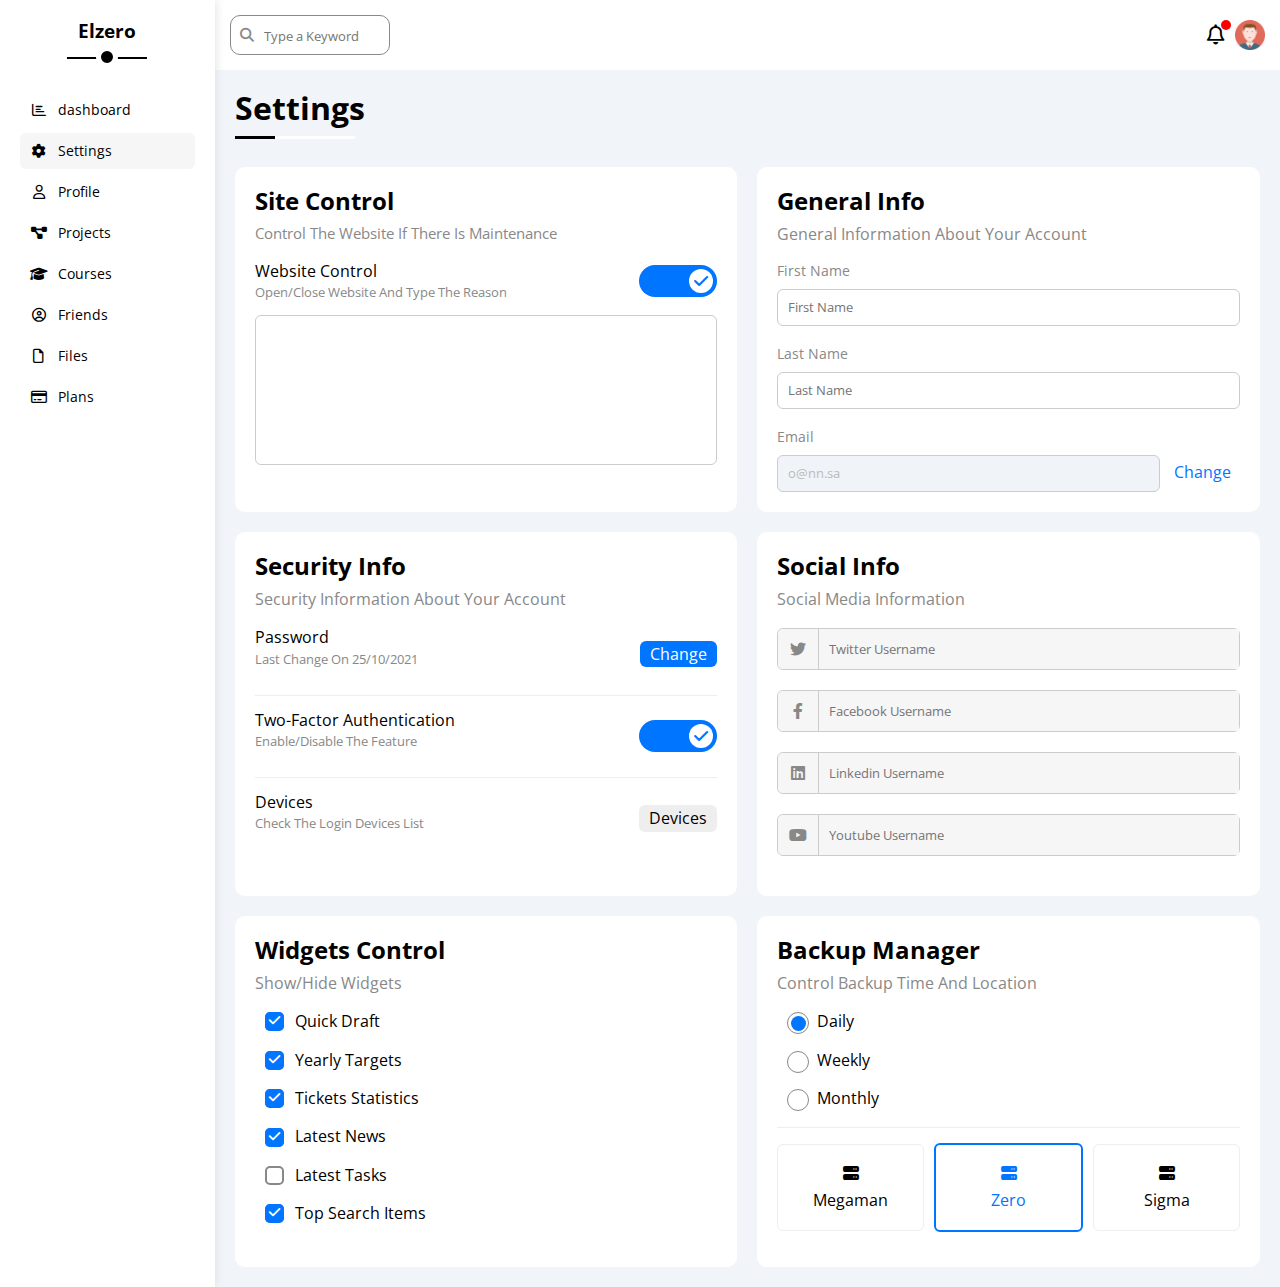
<file: Settings.html>
<!DOCTYPE html>
<html lang="en">
  <head>
    <meta charset="UTF-8" />
    <meta name="viewport" content="width=device-width, initial-scale=1.0" />
    <title>Settings</title>

    <!-- render elements normally -->
    <link rel="stylesheet" href="css/normalize.css" />
    <!-- font awesome -->
    <link rel="stylesheet" href="css/all.min.css" />

    <!-- main css -->
    <link rel="stylesheet" href="css/framework.css" />
    <link rel="stylesheet" href="css/dashboard.css" />
    <!-- google font  -->
    <link rel="preconnect" href="https://fonts.googleapis.com" />
    <link rel="preconnect" href="https://fonts.gstatic.com" crossorigin />
    <link
      href="https://fonts.googleapis.com/css2?family=Open+Sans:wght@300;500&display=swap"
      rel="stylesheet"
    />
  </head>
  <body>
    <div class="page d-flex">
        <div class="sidebar bg-white p-20 p-relative">
            <h3 class="p-relative mt-0 txt-c">Elzero</h3>
            <ul >
                <li>
                    <a class=" d-flex align-center c-black rad-6 p-10 fs-14" href="index.html">
                        <i class="fa-regular fa-chart-bar fa-fw"></i>
                        <span class="hide-mobile">dashboard</span>
                    </a>
                    

                </li>
                <li>
                    <a class="active d-flex align-center c-black rad-6 p-10 fs-14" href="settings.html">
                        <i class="fa-solid fa-gear fa-fw"></i>
                        <span class="hide-mobile">Settings</span>
                    </a>
                 

                </li>
                <li>
                    <a class=" d-flex align-center c-black rad-6 p-10 fs-14" href="profile.html">
                        <i class="fa-regular fa-user fa-fw"></i>
                        <span class="hide-mobile"> Profile</span>
                    </a>
                    
                </li>
                <li>
                    <a class=" d-flex align-center c-black rad-6 p-10 fs-14" href="projects.html">
                        <i class="fa-solid fa-diagram-project fa-fw"></i>
                        <span class="hide-mobile">Projects</span>
   
                    </a>
                  
                </li>
               
                <li>
                    <a class="d-flex align-center c-black rad-6 p-10 fs-14" href="courses.html">
                        <i class="fa-solid fa-graduation-cap fa-fw"></i>
                        <span class="hide-mobile"> Courses</span>
                    </a>
                    

                </li>
                <li>
                    <a class=" d-flex align-center c-black rad-6 p-10 fs-14" href="friends.html">
                        <i class="fa-regular fa-circle-user fa-fw"></i>
                        <span class="hide-mobile">Friends</span>
                    </a>
                    

                </li>
                <li>
                    <a class=" d-flex align-center c-black rad-6 p-10 fs-14" href="files.html">
                        <i class="fa-regular fa-file fa-fw"></i>
                        <span class="hide-mobile">Files </span>
                    </a>
                    

                </li>
                <li>
                    <a class=" d-flex align-center c-black rad-6 p-10 fs-14" href="plans.html">
                        <i class="fa-regular fa-credit-card fa-fw"></i>
                        <span class="hide-mobile"> Plans</span>
                    </a>
                    

                </li>
                
            </ul>
        </div>
        <div class="content w-full">
            <!-- start head  -->
            <div class="head bg-white p-15 between-flex">
                <div class="search p-relative">
                    <input type="search" name="" placeholder="Type a Keyword" class="rad-10">
                </div>
                <div class="icon d-flex align-center">
                    <span class="notfigation p-relative">
                        <i class="fa-regular fa-bell fa-lg"></i>
                    </span>
                    <img  class="ml-10" src="image/avatar.png" alt="">
                </div>
                
            </div>
            <!-- end head  -->
            <h1 class="p-relative">Settings</h1>

            <div class="setting-page d-grid gap-20 m-20">
                <!-- start setting box  -->
                <div class="bg-white p-20 rad-10">
                    <h2 class="mt-0 mb-10">Site Control</h2>
                    <p class="c-gray mt-0 mb-20 fs-15">Control The Website If There Is Maintenance</p>
                    <div class="mb-15 between-flex">
                        <div class="df">
                            <span>Website Control</span>
                            <p class="c-gray mt-5 mb-0 fs-13 ">Open/Close Website And Type The Reason</p>
                        </div>
                        <div>
                            <label >
                                <input type="checkbox" class="toggle-checkbox" checked>
                                <div class="toggle-switch"></div>
                            </label>
                        </div>
                    </div>
                    <form action="">
                        <textarea class="close-message p-10 rad-6 w-full d-block" placeholder="Close Message Content" >

                        </textarea>
                    </form>
                </div>
                <!-- end setting box  -->
                <!-- start general info -->
                <div class="info bg-white p-20 rad-10">
                    <h2 class="mt-0 mb-10">General Info</h2>
                    <p class="mt-0 mb-20 c-gray">General Information About Your Account</p>
                    <div class="mb-20">
                        <label for="First" class="d-block c-gray fs-14 mb-10">First Name </label>
                        <input class="p-10 fs-13 w-full rad-6 border-ccc" type="text" placeholder="First Name" id="First">
                    
                    </div>
                    <div class="mb-20">
                        <label for="Last" class=" d-block c-gray fs-14 mb-10">Last Name </label>
                        <input class="p-10 fs-13 w-full rad-6 border-ccc" type="text" placeholder="Last Name" id="Last">
                    
                    </div>
                    <div class="">
                        <label for="email" class="d-block c-gray fs-14 mb-10">Email</label>
                        <input class="email p-10 fs-13  rad-6 border-ccc mr-10 w-full" type="email" disabled value="o@nn.sa" id="email">
                        <a href="#" class="c-blue">Change</a>
                    </div>
                    
                    
                    
                </div>
                <!-- end general info -->
                <!-- start box -->
                <div class="rad-10 bg-white p-20 ">
                    <h2 class="mt-0 mb-10">Security Info</h2>
                    <p class="mt-0 mb-20 c-gray">Security Information About Your Account</p>
                    <div class="between-flex box-security mb-15 pb-15">
                        <div >
                            <span>Password</span>
                            <p class="c-gray mt-5 fs-13">Last Change On 25/10/2021</p>
                        </div>
                        <a href="#" class=" change btn-shape bg-blue c-white " >Change</a>
                    </div>
                    <div class="between-flex mb-15 box-security pb-15">
                        <div >
                            <span>Two-Factor Authentication</span>
                            <p class="c-gray mt-5   fs-13">Enable/Disable The Feature</p>
                        </div>
                        <div>
                            <label >
                                <input type="checkbox" class="toggle-checkbox" checked>
                                <div class="toggle-switch"></div>
                            </label>
                        </div>
                    </div>
                    <div class="between-flex ">
                        <div >
                            <span class="mb-10">Devices</span>
                            <p class="c-gray mt-5   fs-13">Check The Login Devices List</p>
                        </div>
                        <a href="#" class=" change btn-shape  c-black bg-eee" >Devices</a>
                    </div>
                </div>
                <!-- end box -->
                <!-- start box -->
                <div class="rad-10 bg-white p-20 ">
                    <h2 class="mt-0 mb-10">Social Info</h2>
                    <p class="mt-0 mb-20 c-gray">Social Media Information</p>
                    <div class=" social mb-20 border-ccc rad-6 d-flex align-center">
                        <i class="fa-brands fa-twitter center-flex c-grey"></i>
                        <input class="c-black  p-10 flex-1 fs-13"  type="text" placeholder="Twitter Username">
                    </div>
                    
                    <div class="  social  mb-20  border-ccc rad-6 d-flex align-center">
                        <i class="fa-brands fa-facebook-f center-flex c-grey"></i>
                        <input class="c-black p-10 flex-1 fs-13" type="text" placeholder="Facebook Username">
                    </div>

                    <div class="mb-20   social  border-ccc rad-6 d-flex align-center">
                        <i class="fa-brands fa-linkedin center-flex c-grey"></i>
                        <input class="c-black  p-10 flex-1 fs-13" type="text" placeholder="Linkedin Username">
                    </div>

                    <div class="mb-20  social border-ccc rad-6 d-flex align-center">
                        <i class="fa-brands fa-youtube center-flex c-grey"></i>
                        <input class="c-black  p-10 flex-1 fs-13" type="text" placeholder="Youtube Username">
                    </div>
                </div>
                <!-- end box -->
                <!-- start box  -->
                <div class="rad-10 bg-white p-20 ">
                    <h2 class="mt-0 mb-10">Widgets Control</h2>
                    <p class="mt-0 mb-20 c-gray">Show/Hide Widgets</p>
                    <div class="Control d-flex align-center mb-20">
                        <input class="mr-10" type="checkbox"  checked name="" id="draft">
                        <label for="draft">Quick Draft</label>
    
                    </div>
                    
                    <div class="Control d-flex align-center mb-20">
                        <input class="mr-10" type="checkbox"  checked name="" id="Targets">
                        <label for="Targets">Yearly Targets</label>
    
                    </div>

                    <div class="Control d-flex align-center mb-20">
                        <input class="mr-10"  type="checkbox"  checked name="" id="Statistics">
                        <label for="Statistics">Tickets Statistics</label>
    
                    </div>

                    <div class="Control d-flex align-center mb-20">
                        <input  class="mr-10" type="checkbox"  checked name="" id="News">
                        <label for="News">Latest News</label>
    
                    </div>

                    <div class="Control d-flex align-center mb-20">
                        <input class="mr-10" type="checkbox"   name="" id="Tasks">
                        <label for="Tasks">Latest Tasks</label>
    
                    </div>

                    <div class="Control d-flex align-center mb-20 ">
                        <input class="mr-10" type="checkbox"  checked name="" id="Search">
                        <label for="Search">Top Search Items</label>
    
                    </div>
                    

                </div>
                <!-- end box  -->
                <!-- start box  -->
                <div class="  rad-10 bg-white p-20">
                    <h2 class="mt-0 mb-10">Backup Manager</h2>
                    <p class="mt-0 mb-20 c-gray">Control Backup Time And Location</p>
                    <div class="backup  d-flex align-center mb-20 ">
                        <input class="mr-10" type="radio" checked name="time" id="Daily">
                        <label for="Daily">Daily</label>
                    </div>

                    <div class="backup  d-flex align-center mb-20 ">
                        <input class="mr-10" type="radio" name="time" id="Weekly">
                        <label for="Weekly">Weekly</label>
                    </div>

                    <div class="backup  d-flex align-center mb-20 ">
                        <input class="mr-10" type="radio" name="time" id="Monthly">
                        <label for="Monthly">Monthly</label>
                    </div>

                    <div class="servers d-flex align-center pt-15">
                       <input type="radio" name="servers" id="server-one">
                        <div class=" flex-1  mr-10 mb-15 rad-6  p-20  rad-6  border-eee txt-c">
                            <label for="server-one" class="">
                                <i class="fa-solid fa-server d-block mb-10"></i>
                                Megaman
                            </label>
                            
                        </div>
                        <input type="radio" name="servers" id="server-two" checked>
                        <div class="flex-1 mb-15 rad-6  p-20  mr-10 rad-6  border-eee txt-c">
                            <label for="server-two" class="" >
                                <i class="fa-solid fa-server d-block mb-10"></i>
                                Zero
                            </label>
                            
                        </div>
                        <input type="radio" name="servers" id="server-three">
                        <div class=" flex-1 mb-15 rad-6  p-20  rad-6  border-eee txt-c">
                            <label for="server-three" class="">
                                <i class="fa-solid fa-server d-block mb-10"></i>
                                Sigma
                            </label>
                            
                        </div>
                    </div>
                </div>
                <!-- end box  -->
            
                

            </div>
            
        </div>
    </div>
  </body>
</html>
</file>
<file: css/framework.css>
/* start varibale */
 :root {
     --blue-color: #0075ff;
     --blue-alt-color: #0d69d5;
     --orange-color: #f59e0b;
     --green-color: #22c55e;
     --red-color: #f44336;
     --gray-color: #888;
     --main-transition: 0.3s;

 }

 /* end varibale */

 /* start box  */

 .d-flex {
     display: flex;

 }

 .just-between {
     justify-content: space-between;
 }
 .just-flex-end{
    justify-content: flex-end;
 }

 .align-center {
     align-items: center;
 }

 .align-start {
     align-items: flex-start;
 }
 .flex-1{
    flex: 1;
 }
 .f-wrap{
    flex-wrap: wrap;
 }

 .d-grid {
     display: grid;
 }

 .gap-20 {
     gap: 20px;
 }

 .d-block {
     display: block;
 }

 @media (max-width:767px) {
     .block-mobile {
         display: block;
     }

 }

 /* end box  */
 /* start padding+ margin */
 .p-10 {
     padding: 10px;
 }

 .p-15 {
     padding: 15px;
 }

 .p-20 {
     padding: 20px;
 }
 .pt-15{
    padding-top: 15px;
 }
 .pt-20{
    padding-top:20px ;
 }
 .pb-5{
    padding-bottom: 5px;
 }
 .pb-15{
    padding-bottom: 15px;
 }
 .pb-20{
    padding-bottom: 20px;
 }
 .pl-20{
    padding-left: 20px;
 }
.m-0{
    margin: 0;
}
 .m-20 {
     margin: 20px;
 }

 .mt-0 {
     margin-top: 0px;
 }

.mt-5{
     margin-top: 5px;
 }
 .mt-10 {
     margin-top: 10px;
 }
 .mt-20{
    margin-top: 20px;
 }
 .mr-5{
    margin-right: 5px ;
 }
 .mr-10{
    margin-right: 10px ;
 }
 .mr-20{
    margin-right: 20px;
 }
.mb-0{
    margin-bottom: 0;
}
.mb-5{
    margin-bottom: 5px;
}
.mb-10{
    margin-bottom: 10px;
}
.mb-15{
    margin-bottom: 15px;
}
 .mb-20 {
     margin-bottom: 20px;
 }

 .ml-10 {
     margin-left: 10px;
 }
 .ml-20 {
    margin-left: 20px;
}
 .r-0{
    right: 0;
 }
 .l-0{
        left: 0;
 }
 /* end padding+ margin */
 /* start border */
 .rad-6 {
     border-radius: 6px;
     -webkit-border-radius: 6px;
     -moz-border-radius: 6px;
     -ms-border-radius: 6px;
     -o-border-radius: 6px;
 }

 .rad-10 {
     border-radius: 10px;
     -webkit-border-radius: 10px;
     -moz-border-radius: 10px;
     -ms-border-radius: 10px;
     -o-border-radius: 10px;
 }

 .rad-50 {
     border-radius: 50%;
     -webkit-border-radius: 50%;
     -moz-border-radius: 50%;
     -ms-border-radius: 50%;
     -o-border-radius: 50%;
 }


 /* end border */
 /* start posititon */

 .p-relative {
     position: relative;
 }
 .p-absolute{
    position: absolute;
 }

 /*  end posititon */
 /* start font  */
 .txt-c {
     text-align: center;
 }
 .align-right{
    text-align: right;
 }
.fs-13{
    font-size: 13px;
}
 .fs-14 {
     font-size: 14px;
 }
 .fs-15{
    font-size: 15px;
 }
 .fs-16{
    font-size: 16px;
 }
 .bold{
    font-weight: bold;
 }

 /* end font  */
 /* start color */
 .bg-eee {
     background-color: #eee;
 }

 .bg-white {
     background-color: white;

 }
.bg-gray{
    background-color:var(--gray-color)
}

 .bg-blue {
     background-color: var(--blue-color);
 }
 .bg-blue-alt{
    background-color: var(--blue-alt-color);
 }
 .bg-orange {
     background-color: var(--orange-color);
 }
 .bg-red{
    background-color: var(--red-color);
 }
 .bg-green {
     background-color: var(--green-color);
 }
 .c-blue{
    color: var(--blue-color);
 }
 .c-orange{
    color: var(--orange-color);
 }
 .c-green{
    color: var(--green-color);
 }
 .c-red{
    color: var(--red-color);
 }
 .c-blue-alt{
    color: var( --blue-alt-color);
 }

 .c-black {
     color: black;
 }

 .c-gray {
     color: var(--gray-color);
 }

 .c-white {
     color: white;
 }

 /* end color */
 /* start mobile  */
 @media (max-width:767px) {
     .hide-mobile {
         display: none;
     }

     .text-c-mobile {
         text-align: center;
     }
     .w-full-mobile{
        width: 100%;
     }
 }

 /* end mobile  */

 .w-full {
     width: 100%;
 }

 .w-fit {
     width: fit-content;
 }
 .h-full{
    height: 100%;
 }

 /* start component  */
 .between-flex {
     display: flex;
     justify-content: space-between;
     align-items: center;
 }
 .center-flex{
    display: flex;
    justify-content: center;
    align-items: center;
 }

 .btn-shape {
     padding: 4px 10px;
     border-radius: 6px;
     -webkit-border-radius: 6px;
     -moz-border-radius: 6px;
     -ms-border-radius: 6px;
     -o-border-radius: 6px;
 }

 /* end component  */
 .b-none {
     border: none;
 }
 .border-ccc{
    border: 1px solid #ccc;
 }
 .border-eee{
    border: 1px solid #eee;
 }
 .border-white{
    border: 3px solid white;
 }
 .border-green{
    border:3px solid var(--green-color);
 
} 
 .border-blue{
    border:3px solid var(--blue-alt-color);
 
} 
 .border-orange{
    border:3px solid var(--orange-color);
 
} 
 
 
.outline-green{
    outline:3px solid var(--green-color);
 
} 
 .outline-blue{
    outline:3px solid var(--blue-alt-color);
 
} 
 .outline-orange{
    outline:3px solid var(--orange-color);
 
}
</file>
<file: css/dashboard.css>
:root {
  --blue-color: #0075ff;
  --blue-alt-color: #0d69d5;
  --orange-color: #f59e0b;
  --green-color: #22c55e;
  --red-color: #f44336;
  --gray-color: #888;
  --main-transition: 0.3s;

}

/* start global normaling */
* {
  box-sizing: border-box;
  -moz-box-sizing: border-box;
  -webkit-box-sizing: border-box;

  padding: 0;
}

*:focus {
  outline: none;
}

body {
  margin: 0;
  font-family: "Open Sans", sans-serif;
}

html {
  scroll-behavior: smooth;
}

a {
  text-decoration: none;
}

ul {
  list-style: none;
  margin: 0;
  padding: 0;
}

::-webkit-scrollbar {
  width: 15px;
}

::-webkit-scrollbar-track {
  background-color: white;
}

::-webkit-scrollbar-thumb {
  background-color: var(--blue-color);
}

::-webkit-scrollbar-thumb:hover {
  background-color: var(--blue-alt-color);
}

/* end global normaling */
.page {
  background-color: #f1f5f9;
  min-height: 100vh;
}

/* start sidebar  */

.sidebar {
  width: 250px;
  box-shadow: 0 0 10px #ddd;
}


.sidebar h3 {
  margin-bottom: 50px;
}

@media (min-width:768px) {


  .sidebar h3::before,
  .sidebar h3::after {
    content: "";
    position: absolute;
    background-color: black;
    left: 50%;
    transform: translateX(-50%);
  }

  .sidebar h3::before {
    height: 2px;
    width: 80px;
    bottom: -17px;
  }

  .sidebar h3::after {
    width: 12px;
    height: 12px;
    border-radius: 50%;
    -webkit-border-radius: 50%;
    -moz-border-radius: 50%;
    -ms-border-radius: 50%;
    -o-border-radius: 50%;
    border: 5px solid white;
    bottom: -26px;

  }
}


.sidebar ul li a {
  transition: 0.3s;
  -webkit-transition: 0.3s;
  -moz-transition: 0.3s;
  -ms-transition: 0.3s;
  -o-transition: 0.3s;
  margin-bottom: 5px;
}

.sidebar ul li a:hover,
.sidebar ul li a.active {
  background-color: #f6f6f6;
}

.sidebar ul li a span {
  font-size: 14px;
  margin-left: 10px;
}

@media (max-width: 767px) {
  .sidebar {
    width: 58px;
    padding: 10px;
  }

  .sidebar h3 {
    font-size: 14px;
    margin-bottom: 15px;

  }


}

/* end sidebar  */
/* start content  */
.content {
  overflow: hidden;
}

.content .search [type="search"] {
  padding: 10px 10px 10px 33px;
  border: 1px solid var(--gray-color);
  outline: none;
  width: 160px;
  transition: var(--main-transition);
  -webkit-transition: var(--main-transition);
  -moz-transition: var(--main-transition);
  -ms-transition: var(--main-transition);
  -o-transition: var(--main-transition);
}

.content .search [type="search"]:focus {
  width: 200px;
}

.content .search [type="search"]:focus::placeholder {
  opacity: 0;
}

.content .search [type="search"]::placeholder {
  font-size: 13px;
}

.content .search::before {
  font-family: var(--fa-style-family-classic);
  content: "\f002";
  font-weight: 900;
  position: absolute;
  color: var(--gray-color);
  font-size: 14px;
  left: 10px;
  top: 50%;
  transform: translateY(-50%);
  -webkit-transform: translateY(-50%);
  -moz-transform: translateY(-50%);
  -ms-transform: translateY(-50%);
  -o-transform: translateY(-50%);
}


.content .icon .notfigation::after {
  content: '';
  position: absolute;
  top: -6px;
  right: -6px;
  background-color: red;
  width: 10px;
  height: 10px;
  border-radius: 50%;
  -webkit-border-radius: 50%;
  -moz-border-radius: 50%;
  -ms-border-radius: 50%;
  -o-border-radius: 50%;
}

.content .icon img {
  width: 30px;
}

.page h1 {
  margin: 20px 20px 40px;
}

.page h1::before,
.page h1::after {
  content: "";
  position: absolute;
  bottom: -12px;
  left: 0;
  height: 3px;
}

.page h1::before {
  width: 120px;
  background-color: white;

}

.page h1::after {
  width: 40px;
  background-color: black;
  z-index: 1;
}

.wrapper {
  grid-template-columns: repeat(auto-fill, minmax(450px, 1fr));
  margin-left: 20px;
  margin-right: 20px;
}

@media(max-width:767px) {
  .wrapper {
    grid-template-columns: minmax(200px, 1fr);
    margin-left: 10px;
    margin-right: 10px;
    gap: 10px;
  }
}

/* end content  */
/* start welcome  */

.welcome {
  overflow: hidden;
}


.welc h2 {
  margin-top: 10px;
  margin-bottom: 10px;
}



.intro img {
  width: 200px;
  margin-bottom: -10px;


}

/* end welcome  */
/* start body in welcome */

.welcome .avatar {
  width: 64px;
  height: 64px;
  padding: 2px;

  border: 2px solid white;
  box-shadow: 0 0 5px #ddd;

  display: block;
  margin: -35px 0 0 20px;
}

.body .container {
  margin-top: 30px;
  border-top: 1px solid #eee;
  border-bottom: 1px solid #eee;
  justify-content: space-around;
}

@media (max-width:767px) {

  .body {
    margin-top: 50px;
  }

  .welcome .avatar {
    margin: -35px auto;
  }

  .body .container {
    flex-direction: column;

  }
}

.body .box span {
  display: block;
  margin: 10px;
}


.body a {
  margin: 15px 15px 15px auto;

  transition: var(--main-transition);
  -webkit-transition: var(--main-transition);
  -moz-transition: var(--main-transition);
  -ms-transition: var(--main-transition);
  -o-transition: var(--main-transition);
}

.body a:hover {
  background-color: var(--blue-alt-color);
}

/* end body in welcome */
/* start draft */

.draft h3 {
  font-size: 25px;
  margin-bottom: 0;
}

.draft form {
  width: 100%;

}

.draft form [type="text"] {
  font-size: 13px;
}

.draft form textarea {
  resize: none;
  min-height: 180px;
  font-size: 13px;

}

.draft form [type="submit"] {

  padding: 5px 10px;
  margin: 15px 15px 15px auto;

  cursor: pointer;
  transition: var(--main-transition);
  -webkit-transition: var(--main-transition);
  -moz-transition: var(--main-transition);
  -ms-transition: var(--main-transition);
  -o-transition: var(--main-transition);

}

.draft form [type="submit"]:hover {
  background-color: var(--blue-alt-color);
}

/* end draft */
/* start target  */
.target .box i {
  width: 80px;
  height: 80px;


}

.target .box:nth-of-type(1) i {
  background-color: rgb(0 117 255 / 20%);
}

.target .box:nth-of-type(2) i {
  background-color: rgb(245 158 11 / 20%);
}

.target .box:nth-of-type(3) i {
  background-color: rgb(34 197 94 / 20%);
}

.target .box .details {
  flex: 1;
}

.target .box .process {
  height: 4px;


}

.target .box:nth-of-type(1) .process {
  background-color: rgb(0 117 255 / 20%);
}

.target .box:nth-of-type(2) .process {
  background-color: rgb(245 158 11 / 20%);
}

.target .box:nth-of-type(3) .process {
  background-color: rgb(34 197 94 / 20%);
}

.target .box .process>span {
  position: absolute;

  left: 0;
  top: 0;
  height: 100%;
}

.target .box .process span span {

  position: absolute;
  right: -16px;
  bottom: 16px;
  padding: 2px 5px;
  border-radius: 6px;
  color: white;
  font-size: 13px;
}

.target .box .process span span::after {
  content: '';
  position: absolute;
  bottom: -10px;
  left: 50%;
  border-width: 5px;
  border-style: solid;

  transform: translateX(-50%);
  -webkit-transform: translateX(-50%);
  -moz-transform: translateX(-50%);
  -ms-transform: translateX(-50%);
  -o-transform: translateX(-50%);
}

.target .box:nth-of-type(1) .process span span::after {
  border-color: var(--blue-color) transparent transparent transparent;
}

.target .box:nth-of-type(2) .process span span::after {
  border-color: var(--orange-color) transparent transparent transparent;
}

.target .box:nth-of-type(3) .process span span::after {
  border-color: var(--green-color) transparent transparent transparent;
}

/* end target  */
/* start ticets */
/* .ticets .info:nth-of-type(1){
  margin-top: 40px;
 } */
.ticets .info .box {
  width: calc(50% - 10px);
  border: 1px solid #ccc;
}

.ticets .info .box span {
  font-size: 25px;
}

@media (max-width:767px) {
  .ticets .info {
    flex-direction: column;
  }

  .ticets .info .box {
    width: 100%;
  }
}

/* end ticets */
/* start news */
.news .box:not(:last-child) {
  border-bottom: 1px solid #eee;
  padding-bottom: 20px;
  margin-bottom: 20px;
}

.news .box .left-side img {
  width: 100px;
  margin-right: 15px;
}

.news .box .left-side .info p {
  margin: 0;
}

.news .box .right-side span {
  font-size: 13px;
  margin: 0;

}

@media (max-width:767px) {
  .news .box {
    flex-direction: column;
  }

  .news .box .left-side {
    flex-direction: column;
  }

  .news .box .left-side img {
    margin-bottom: 10px;
  }

  .news .box .left-side .info p {
    margin-bottom: 15px;
  }

}

/* end news */
/* start tasks */
.tasks .box:not(:last-child) {
  border-bottom: 1px solid #eee;
  padding-bottom: 20px;
  margin-bottom: 20px;
}

.tasks .box:nth-of-type(4) {
  opacity: 0.3;
}

.tasks .box i {
  cursor: pointer;
  transition: var(--main-transition);
  -webkit-transition: var(--main-transition);
  -moz-transition: var(--main-transition);
  -ms-transition: var(--main-transition);
  -o-transition: var(--main-transition);
}

.tasks .box i:hover {
  color: var(--red-color);

}

/* end tasks */
/* start top-search */
.top-search .box:not(:last-child) {
  margin-bottom: 30px;
}

/* end top-search */
/* start uploads */
.uploads .box img {
  width: 40px;
  height: 40px;
}

.uploads .box:not(:last-child) {
  border-bottom: 1px solid #eee;
  padding-bottom: 10px;
  margin-bottom: 10px;
}

/* end uploads */
/* start progress  */
.progress ul::before {
  content: '';
  position: absolute;
  width: 3px;
  height: 100%;

  left: 0;
  top: 0;
  background-color: var(--blue-color);
}

.progress ul li {
  margin-top: 35px;
  margin-left: 30px;
}

.progress ul li.done::before {
  background-color: var(--blue-color);
}

.progress ul li::before {
  content: '';
  position: absolute;
  left: -10.5px;
  width: 20px;
  height: 20px;
  border-radius: 50%;
  -webkit-border-radius: 50%;
  -moz-border-radius: 50%;
  -ms-border-radius: 50%;
  -o-border-radius: 50%;
  background-color: white;
  outline: 2px solid var(--blue-color);
  border: 2px solid white;
}

.progress ul li:nth-child(4)::before {
  animation: cuircle 1.5s infinite ease-in;
  -webkit-animation: cuircle 1.5s infinite ease-in;
}

@keyframes cuircle {

  0%,
  100% {
    background-color: var(--blue-color);
  }

  50% {
    background-color: white;
  }

}

.progress img {
  position: absolute;
  bottom: 0;
  right: 0;
  opacity: 0.1;
  width: 160px;
}

@media (max-width:767px) {
  .progress img {
    display: none;
  }
}

/* end progress  */
/* start reminders  */
.reminders li {
  position: relative;
  border-left: 2px solid;
  padding-left: 15px;
  margin-left: 30px;
}

.reminders li:nth-child(1) {
  border-left-color: var(--blue-color);
}

.reminders li:nth-child(2) {
  border-left-color: var(--green-color);
}

.reminders li:nth-child(3) {
  border-left-color: var(--orange-color);
}

.reminders li:nth-child(4) {
  border-left-color: var(--red-color);
}

.reminders li::before {
  content: '';
  position: absolute;
  left: -30px;
  top: 50%;
  transform: translateY(-50%);

  width: 15px;
  height: 15px;
  border-radius: 50%;
  -webkit-border-radius: 50%;
  -moz-border-radius: 50%;
  -ms-border-radius: 50%;
  -o-border-radius: 50%;
  -webkit-transform: translateY(-50%);
  -moz-transform: translateY(-50%);
  -ms-transform: translateY(-50%);
  -o-transform: translateY(-50%);
}

.reminders li:nth-child(1)::before {
  background-color: var(--blue-color);
}

.reminders li:nth-child(2)::before {
  background-color: var(--green-color);
}

.reminders li:nth-child(3)::before {
  background-color: var(--orange-color);
}

.reminders li:nth-child(4)::before {
  background-color: var(--red-color);
}

/* end reminders  */
/* start post */
.post .head img {
  width: 48px;
  height: 48px;
}

.post p {
  text-transform: capitalize;
  border-top: 1px solid #eee;
  border-bottom: 1px solid #eee;
  line-height: 1.8;

  min-height: 140px;
}

/* end post */
/* start social */
.social .box:nth-of-type(1) {
  background-color: rgb(29 161 242 / 20%);
  color: #1da1f2;
}

.social .box:nth-of-type(2) {
  background-color: rgb(24 119 242 / 20%);
  color: #1da1f2;
}

.social .box:nth-of-type(3) {
  background-color: rgb(255 0 0 / 20%);
  color: #ff0000;
}

.social .box:nth-of-type(4) {
  background-color: rgb(0 119 181 / 20%);
  color: #0077b5;
}

.social .box i {
  width: 52px;
  transition: var(--main-transition);
  -webkit-transition: var(--main-transition);
  -moz-transition: var(--main-transition);
  -ms-transition: var(--main-transition);
  -o-transition: var(--main-transition);
}

.social .box i:hover {
  transform: rotate(5deg);
  -webkit-transform: rotate(5deg);
  -moz-transform: rotate(5deg);
  -ms-transform: rotate(5deg);
  -o-transform: rotate(5deg);
}

.social .box:nth-of-type(1) i {

  background-color: #1da1f2;
}

.social .box:nth-of-type(2) i {

  background-color: #1877f2;
}

.social .box:nth-of-type(3) i {
  background-color: #ff0000;
}

.social .box:nth-of-type(4) i {
  background-color: #0077b5;
}


.social .box:nth-of-type(1) a {

  background-color: #1da1f2;
}

.social .box:nth-of-type(2) a {

  background-color: #1877f2;
}

.social .box:nth-of-type(3) a {
  background-color: #ff0000;
}

.social .box:nth-of-type(4) a {
  background-color: #0077b5;
}

/* END social */
/* start project */
.projects .responsive-table {
  overflow-x: scroll;
}

.projects table {
  border-spacing: 0;
  min-width: 1000px;
}

.projects table td {
  padding: 15px;
}

.projects table td:last-child {
  border-right: 1px solid #eee;
}

.projects .responsive-table thead tr td {

  background-color: #eee;
  font-weight: bold;


}

.projects .responsive-table tbody tr td img {
  width: 32px;
  height: 32px;
  border-radius: 50%;
  padding: 2px;
  background-color: white;
  -webkit-border-radius: 50%;
  -moz-border-radius: 50%;
  -ms-border-radius: 50%;
  -o-border-radius: 50%;
}

.projects .responsive-table tbody tr td img:not(:first-child) {
  margin-left: -20px;
}

.projects table tbody td {
  border-bottom: 1px solid #eee;
  border-left: 1px solid #eee;
  transition: var(--main-transition);
  -webkit-transition: var(--main-transition);
  -moz-transition: var(--main-transition);
  -ms-transition: var(--main-transition);
  -o-transition: var(--main-transition);
}

.projects table tbody tr:hover td {
  background-color: #faf7f7;
}

/* END project */
/* start settings */
.toggle-checkbox {
  appearance: none;
  -webkit-appearance: none;
  display: none;
}

.toggle-switch {
  background-color: #adaaaa;
  border-radius: 16px;
  -webkit-border-radius: 16px;
  -moz-border-radius: 16px;
  -ms-border-radius: 16px;
  -o-border-radius: 16px;
  width: 78px;
  height: 32px;
  position: relative;
  transition: var(--main-transition);
  -webkit-transition: var(--main-transition);
  -moz-transition: var(--main-transition);
  -ms-transition: var(--main-transition);
  -o-transition: var(--main-transition);
  cursor: pointer;
}

.toggle-switch::before {
  font-family: var(--fa-style-family-classic);
  content: "\f00d";
  font-weight: 900;
  position: absolute;
  display: flex;
  justify-content: center;
  align-items: center;
  top: 4px;
  left: 4px;
  width: 24px;
  height: 24px;
  border-radius: 50%;
  background-color: white;
  color: #AAA;
  -webkit-border-radius: 50%;
  -moz-border-radius: 50%;
  -ms-border-radius: 50%;
  -o-border-radius: 50%;
  transition: var(--main-transition);
  -webkit-transition: var(--main-transition);
  -moz-transition: var(--main-transition);
  -ms-transition: var(--main-transition);
  -o-transition: var(--main-transition);
}

.toggle-checkbox:checked+.toggle-switch {
  background-color: var(--blue-color);
}

.toggle-checkbox:checked+.toggle-switch::before {
  font-family: var(--fa-style-family-classic);
  content: "\f00c";
  font-weight: 900;
  left: 50px;
  color: var(--blue-color);


}

.setting-page {
  display: grid;
  grid-template-columns: repeat(auto-fill, minmax(500px, 1fr));
}

@media (max-width:767px) {
  .setting-page {
    grid-template-columns: minmax(100px, 1fr);
    margin-left: 10px;
    margin-right: 10px;
    gap: 10px;
  }
}

.setting-page .close-message {
  resize: none;
  border: 1px solid #ccc;
  min-height: 150px;
}

.setting-page .close-message::placeholder {
  font-size: 13px;
  font-family: monospace;
}

/* start general info */
.info .email {
  width: calc(100% - 80px);
  display: inline-block;
}

.setting-page .email:disabled {
  background-color: #f0f4f8;
  color: #bbb;
  cursor: no-drop;
}

/* end general info */
/* start box  */
.setting-page .box-security:not(:last-child) {
  border-bottom: 1px solid #eee;
}

.setting-page .box-security .change {
  transition: var(--main-transition);
  -webkit-transition: var(--main-transition);
  -moz-transition: var(--main-transition);
  -ms-transition: var(--main-transition);
  -o-transition: var(--main-transition);
}

.setting-page .box-security .change:hover {
  background-color: var(--blue-alt-color);
}

/* end box  */
/* start box  */
.setting-page .social:focus-within i {
  color: black;
}

.setting-page .social i {
  padding: 10px;
  width: 40px;
  height: 40px;
  color: var(--gray-color);
  background-color: #f6f6f6;
  border-radius: 6px 0 0 6px;
  -webkit-border-radius: 6px 0 0 6px;
  -moz-border-radius: 6px 0 0 6px;
  -ms-border-radius: 6px 0 0 6px;
  -o-border-radius: 6px 0 0 6px;
}

.setting-page .social input[type="text"] {
  height: 40px;
  border: none;
  border-left: 1px solid #ccc;
  background-color: #f6f6f6;
}

/* end box  */
/* start box */
.setting-page .Control>input {
  appearance: none;
  -webkit-appearance: none;

}

.setting-page .Control>input:checked+label::after {
  transform: scale(1);
  -webkit-transform: scale(1);
  -moz-transform: scale(1);
  -ms-transform: scale(1);
  -o-transform: scale(1);
}

.setting-page .Control>label {
  position: relative;
  padding-left: 30px;
  cursor: pointer;
}

.setting-page .Control>label::before,
.setting-page .Control>label::after {
  position: absolute;
  left: 0;
  top: 50%;
  margin-top: -9px;
  border-radius: 5px;
}

.setting-page .Control>label:hover::before {
  border-color: var(--blue-color);
}

.setting-page .Control>label::before {
  content: "";
  width: 15px;
  height: 15px;
  border: 2px solid var(--gray-color);


  border-radius: 5px;
  -webkit-border-radius: 5px;
  -moz-border-radius: 5px;
  -ms-border-radius: 5px;
  -o-border-radius: 5px;
}

.setting-page .Control>label::after {
  content: "\f00c";
  font-family: var(--fa-style-family-classic);
  font-weight: 900;
  background-color: var(--blue-color);
  color: white;
  padding: 2px;
  font-size: 13px;
  display: flex;
  align-items: center;
  justify-content: center;
  width: 15px;
  height: 15px;
  transform: scale(0) rotate(360deg);
  -webkit-transform: scale(0) rotate(360deg);
  -moz-transform: scale(0) rotate(360deg);
  -ms-transform: scale(0) rotate(360deg);
  -o-transform: scale(0) rotate(360deg);
  transition: var(--main-transition);
  -webkit-transition: var(--main-transition);
  -moz-transition: var(--main-transition);
  -ms-transition: var(--main-transition);
  -o-transition: var(--main-transition);
}

/* end box */
/* start box  */
.setting-page .backup input[type="radio"]:checked+label::after {
  transform: scale(1);
  -webkit-transform: scale(1);
  -moz-transform: scale(1);
  -ms-transform: scale(1);
  -o-transform: scale(1);
}

.setting-page .backup label {
  position: relative;
  padding-left: 30px;
  cursor: pointer;
}

.setting-page .backup label::before,
.setting-page .backup label::after {
  content: "";
  position: absolute;
  border-radius: 50%;
  -webkit-border-radius: 50%;
  -moz-border-radius: 50%;
  -ms-border-radius: 50%;
  -o-border-radius: 50%;

}

.setting-page .backup label::before {
  width: 20px;
  height: 20px;
  left: 0;
  top: 50%;
  margin-top: -9px;
  border: 1px solid var(--gray-color);
}

.setting-page .backup label::after {
  background-color: var(--blue-color);
  width: 15px;
  height: 15px;
  display: flex;
  justify-content: center;
  align-items: center;
  left: 4px;
  top: 4px;
  transform: scale(0);
  -webkit-transform: scale(0);
  -moz-transform: scale(0);
  -ms-transform: scale(0);
  -o-transform: scale(0);
  transition: var(--main-transition);
  -webkit-transition: var(--main-transition);
  -moz-transition: var(--main-transition);
  -ms-transition: var(--main-transition);
  -o-transition: var(--main-transition);
}

.setting-page .backup input[type="radio"],
.setting-page .servers input[type="radio"] {
  appearance: none;
  -webkit-appearance: none;
}

.setting-page .servers {
  border-top: 1px solid #eee;
  position: relative
}

.setting-page .servers div {
  transition: 0.05s;
  -webkit-transition: 0.05s;
  -moz-transition: 0.05s;
  -ms-transition: 0.05s;
  -o-transition: 0.05s;
}

.setting-page .servers div label {
  cursor: pointer;
}

.setting-page .servers input[type="radio"]:checked+div {
  border: 2px solid var(--blue-color);
  color: var(--blue-color);
}

/* end box  */
/* end settings */
/* start profile */

.profile-page .toggle-switch {
  height: 20px;
}

.profile-page .toggle-switch::before {
  font-size: 9px;
  width: 12px;
  height: 12px;

}

.profile-page .toggle-checkbox:checked+.toggle-switch::before {
  left: 62px;
}

.profile-page .review .avatar-box img {
  margin-top: 40px;
  width: 120px;
  height: 120px;


}

.profile-page .review .avatar-box {
  border-right: 1px solid #eee;
  width: 300px;
}

.profile-page .review .avatar-box .progress {
  height: 6px;
  background-color: #eee;
  margin: 0 auto;
  width: 140px;
  position: relative;
  border-radius: 5px;
  -webkit-border-radius: 5px;
  -moz-border-radius: 5px;
  -ms-border-radius: 5px;
  -o-border-radius: 5px;
}

.profile-page .review .avatar-box .progress::before {
  content: "";
  position: absolute;
  top: 0;
  left: 0;
  width: 60%;
  height: 100%;
  border-radius: 5px;
  background-color: var(--blue-color);
  -webkit-border-radius: 5px;
  -moz-border-radius: 5px;
  -ms-border-radius: 5px;
  -o-border-radius: 5px;
}

.profile-page .review .info .box:not(:last-child) {
  border-bottom: 1px solid #eee;
}

.profile-page .review .info .box {

  flex-wrap: wrap;
  transition: var(--main-transition);
  -webkit-transition: var(--main-transition);
  -moz-transition: var(--main-transition);
  -ms-transition: var(--main-transition);
  -o-transition: var(--main-transition);
}

.profile-page .review .info .box:hover {
  background-color: #eee;
}

.profile-page .review .info .box>div {
  min-width: 250px;
  padding: 10px 0 0;
}

.profile-page .review .info .box h4 {
  margin-bottom: 0;
  font-weight: 500;

}

@media (max-width:767px) {
  .profile-page .review {
    flex-direction: column;

  }

  .profile-page .toggle-switch {
    margin: auto;
  }

  .profile-page .review .avatar-box {
    border: none;
  }
}

/* start other  */
.other .skills {
  flex-grow: .2;
}

.other .skills div:not(:last-child) {
  border-bottom: 1px solid #eee;
}

.other .activits div.box:not(:last-child) {
  border-bottom: 1px solid #eee;
}

.other .activits img {
  width: 64px;
  height: 64px;
  margin-right: 10px;
}

@media (max-width:767px) {
  .other {
    flex-direction: column;

  }

  .other .skills {
    width: 100%;
    text-align: center;
    margin-bottom: 20px;
  }

  .other .activits .box {
    flex-direction: column;
  }
}

/* end other  */
/* end profile */
/* start projects */
.projects-page .box>span:first-child {
  position: absolute;
  right: 0;
  top: 0;
  margin-right: 10px;
  margin-top: 10px;
}

.projects-page .box .image {
  margin: 40px 0 20px;
}

.projects-page .box .image img {
  width: 40px;
  height: 40px;
  border: 2px solid white;
  margin-right: -20px;
  border-radius: 50%;
  -webkit-border-radius: 50%;
  -moz-border-radius: 50%;
  -ms-border-radius: 50%;
  -o-border-radius: 50%;
  position: relative;

}

.projects-page .box .image img:hover {
  z-index: 1;

}

.projects-page .box .skills {
  padding: 20px 0;
  border-top: 1px solid #eee;
  border-bottom: 1px solid #eee;
}

.projects-page .box .foot-box {
  padding-top: 20px;


}

.projects-page .box .foot-box .progress {
  position: relative;
  width: 260px;
  height: 8px;
  background-color: #eee;
  border-radius: 10px;
  -webkit-border-radius: 10px;
  -moz-border-radius: 10px;
  -ms-border-radius: 10px;
  -o-border-radius: 10px;
}

.projects-page .box .foot-box .progress span {
  position: absolute;
  top: 0;
  left: 0;

  border-radius: 10px;
  height: 100%;

  -webkit-border-radius: 10px;
  -moz-border-radius: 10px;
  -ms-border-radius: 10px;
  -o-border-radius: 10px;
}

@media (max-width:767px) {
  .projects-page .box .skills {
    flex-direction: column;

  }

  .projects-page .box .skills span {
    width: fit-content;

  }

  .projects-page .box .skills span:not(:last-child) {
    margin-bottom: 20px;
  }

  .projects-page .box .foot-box {
    flex-direction: column;
  }

  .projects-page .box .foot-box .progress {
    margin: 0 auto 20px;
  }

}

/* end projects */
/* start Courses */
.Courses-page {
  grid-template-columns: repeat(auto-fill, minmax(300px, 1fr));
}

@media(max-width:767px) {
  .Courses-page {
    grid-template-columns: minmax(200px, 1fr);
    margin-left: 10px;
    margin-right: 10px;
    gap: 10px;
  }
}

.Courses-page .box {
  overflow: hidden;
}

.Courses-page .box>img:first-child {
  position: absolute;
  top: 0;
  left: 0;
  margin: 20px 0 0 20px;
  border: 2px solid white;
  width: 64px;
  height: 64px;
  border-radius: 50%;
  -webkit-border-radius: 50%;
  -moz-border-radius: 50%;
  -ms-border-radius: 50%;
  -o-border-radius: 50%;
}

.Courses-page .box .cover {
  max-width: 100%;
}

.Courses-page .box .text p {
  line-height: 1.7;
}

.Courses-page .box .text {
  border-bottom: 1px solid #eee;

}

.Courses-page .box .text span {
  position: absolute;
  bottom: -13px;
  left: 50%;
  transform: translateX(-50%);
  -webkit-transform: translateX(-50%);
  -moz-transform: translateX(-50%);
  -ms-transform: translateX(-50%);
  -o-transform: translateX(-50%);
}

/* end Courses */
/* start friends */
.friends-page .box .contact {
  position: absolute;

}

.friends-page .box .contact i {
  background-color: #eee;
  color: var(--gray-color);
  padding: 10px;
  border-radius: 50%;
  -webkit-border-radius: 50%;
  -moz-border-radius: 50%;
  -ms-border-radius: 50%;
  -o-border-radius: 50%;
  transition: var(--main-transition);
  -webkit-transition: var(--main-transition);
  -moz-transition: var(--main-transition);
  -ms-transition: var(--main-transition);
  -o-transition: var(--main-transition);
}

.friends-page .box .contact i:hover {
  background-color: var(--blue-color);
  color: white;
  cursor: pointer;
}

.friends-page .box .users img {
  width: 100px;
  height: 100px;
  border-radius: 50%;
  -webkit-border-radius: 50%;
  -moz-border-radius: 50%;
  -ms-border-radius: 50%;
  -o-border-radius: 50%;
  margin: 10px 0;
}

.friends-page .box .info ul {
  border-top: 1px solid #eee;
  border-bottom: 1px solid #eee;

}

.friends-page .box .info ul li {
  margin: 15px 0;
}

.friends-page .box .info>span {
  position: absolute;
  top: 50%;
  right: 0px;
  transform: translateY(-50%);
  -webkit-transform: translateY(-50%);
  -moz-transform: translateY(-50%);
  -ms-transform: translateY(-50%);
  -o-transform: translateY(-50%);
  font-size: 40px;
  opacity: 0.2;
  font-weight: bold;
}


.friends-page .box .footer-box {
  padding-top: 20px;
}

/* end friends */
/* start files   */
.files-page {
  flex-direction: row-reverse;
}

.files-page .stat {
  min-width: 260px;
}

.files-page .stat .box i {
  width: 40px;
  height: 40px;
}

.files-page .stat .box .blue {
  background-color: rgb(0 117 255 / 20%);
}

.files-page .stat .box .green {
  background-color: rgb(34 197 94 / 20%);
}

.files-page .stat .box .red {
  background-color: rgb(244 67 54 / 20%);
}

.files-page .stat .box .orange {
  background-color: rgb(245 158 11 / 20%);
}
.files-page .stat a{
  margin: 10px auto;
  display: block;

  transition: var(--main-transition);
  -webkit-transition: var(--main-transition);
  -moz-transition: var(--main-transition);
  -ms-transition: var(--main-transition);
  -o-transition: var(--main-transition);
}
.files-page .stat a:hover {
  background-color: var(--blue-alt-color);

}

.files-page .stat  a:hover > i {
  animation: up-down 0.4s infinite  ease-out alternate-reverse;
  -webkit-animation: up-down 0.4s infinite  ease-out alternate-reverse;
}
@keyframes up-down {
  to{
    transform: translateY(-5px);
    -webkit-transform: translateY(-5px);
    -moz-transform: translateY(-5px);
    -ms-transform: translateY(-5px);
    -o-transform: translateY(-5px);
}
  
}

.mini-files {
  flex: 1;
  grid-template-columns: repeat(auto-fill, minmax(200px, 1fr));
}



.files-page .mini-files .box img {
  display: block;
  margin: 20px auto;
  width: 64px;

  height: 64px;
  transition: var(--main-transition);
  -webkit-transition: var(--main-transition);
  -moz-transition: var(--main-transition);
  -ms-transition: var(--main-transition);
  -o-transition: var(--main-transition);
}
 
.files-page .mini-files .box:hover  img{
  transform: rotate(6deg);
  -webkit-transform: rotate(6deg);
  -moz-transform: rotate(6deg);
  -ms-transform: rotate(6deg);
  -o-transform: rotate(6deg);
}

.files-page .mini-files .box div {
  border-top: 1px solid #eee;
  padding-top: 10px;

}
@media (max-width:767px){
  .files-page{
    flex-direction: column;
  }
}
/* end files   */

/* start plans  */
.plans-page{
  grid-template-columns: repeat(auto-fill , minmax(450px , 1fr));

}
@media (max-width: 767px){
.plans-page {
    grid-template-columns: minmax(250px, 1fr);
    margin-left: 10px;
    margin-right: 10px;
    gap: 10px;
}
}
.plans-page .box div span{
  font-size: 40px;
}
.plans-page .box div span >span  {
top: 0px;
left: -20px;
font-size: 25px;
}
.plans-page .box ul li{
  border-bottom: 1px solid #eee;
}
.plans-page .box ul li:not(:last-child){
  padding-bottom: 20px;
  margin-bottom: 20px;
 
}
/* end plans  */
</file>
